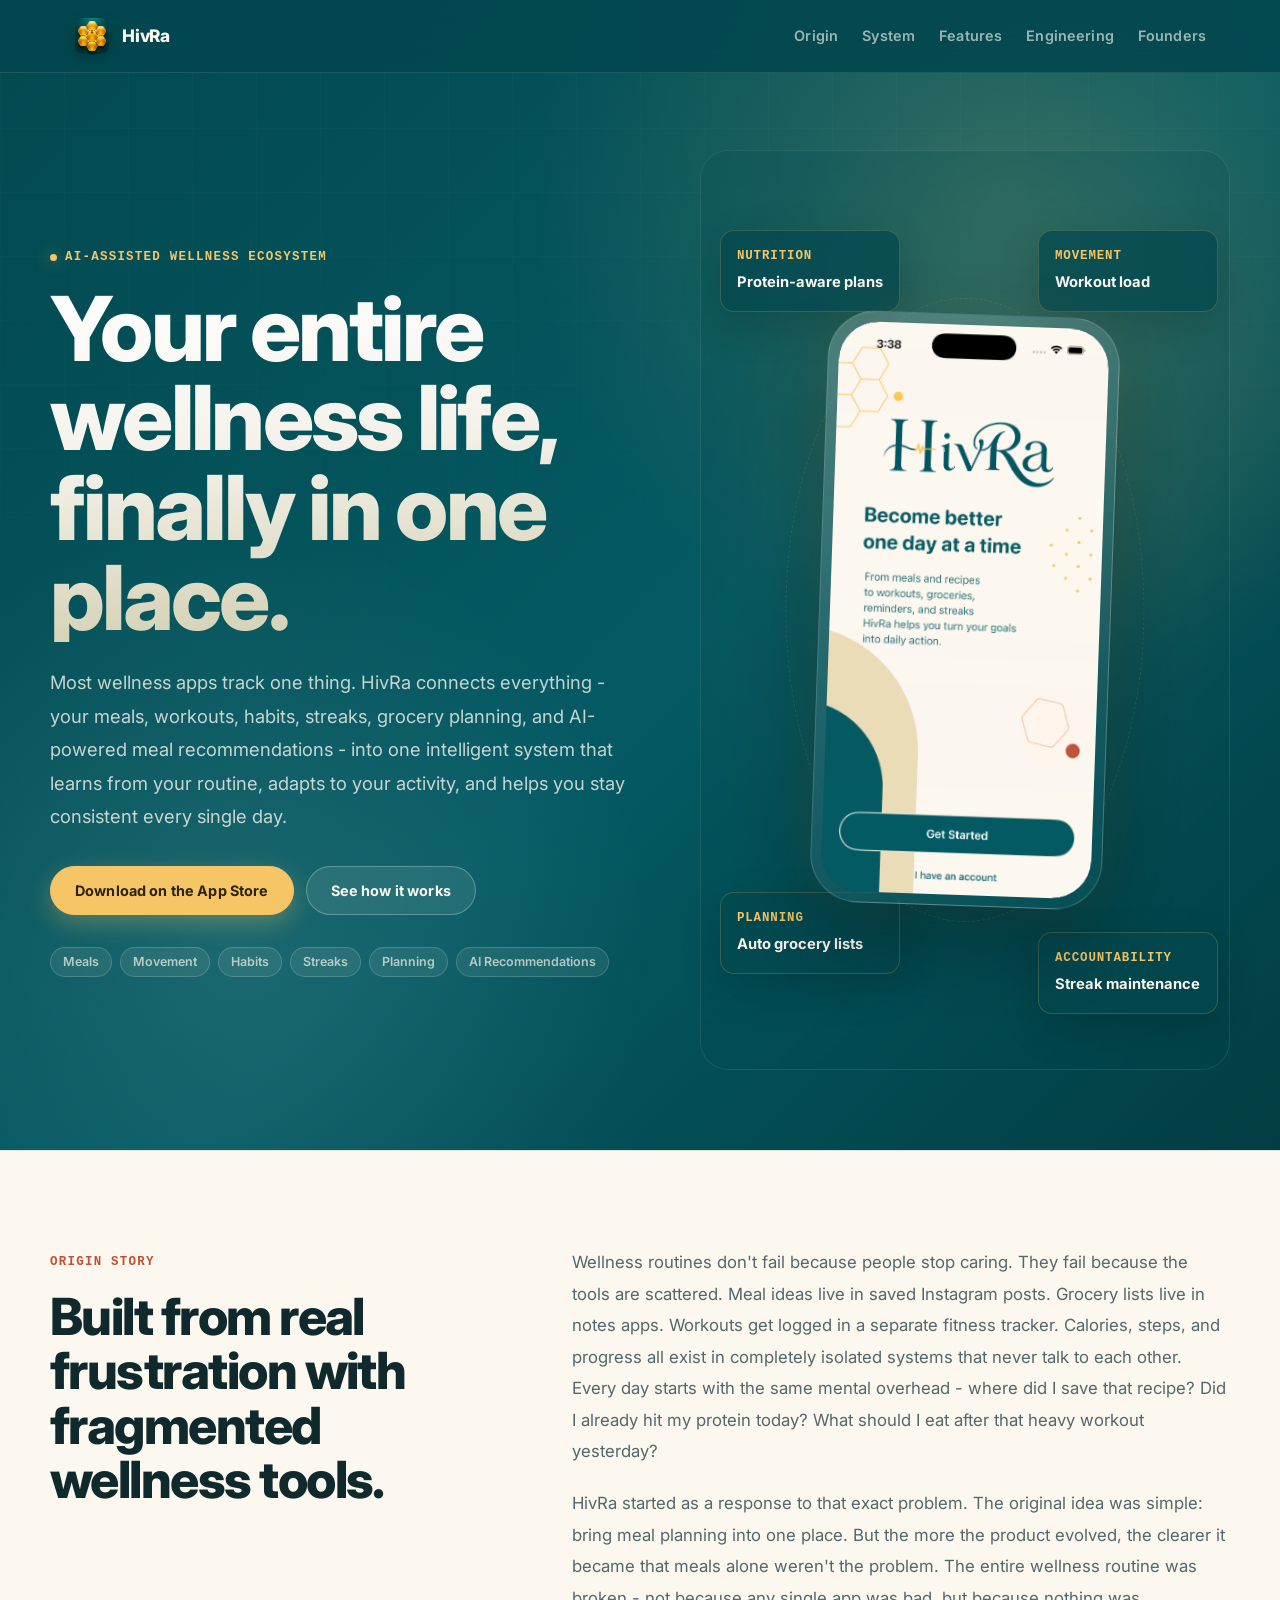
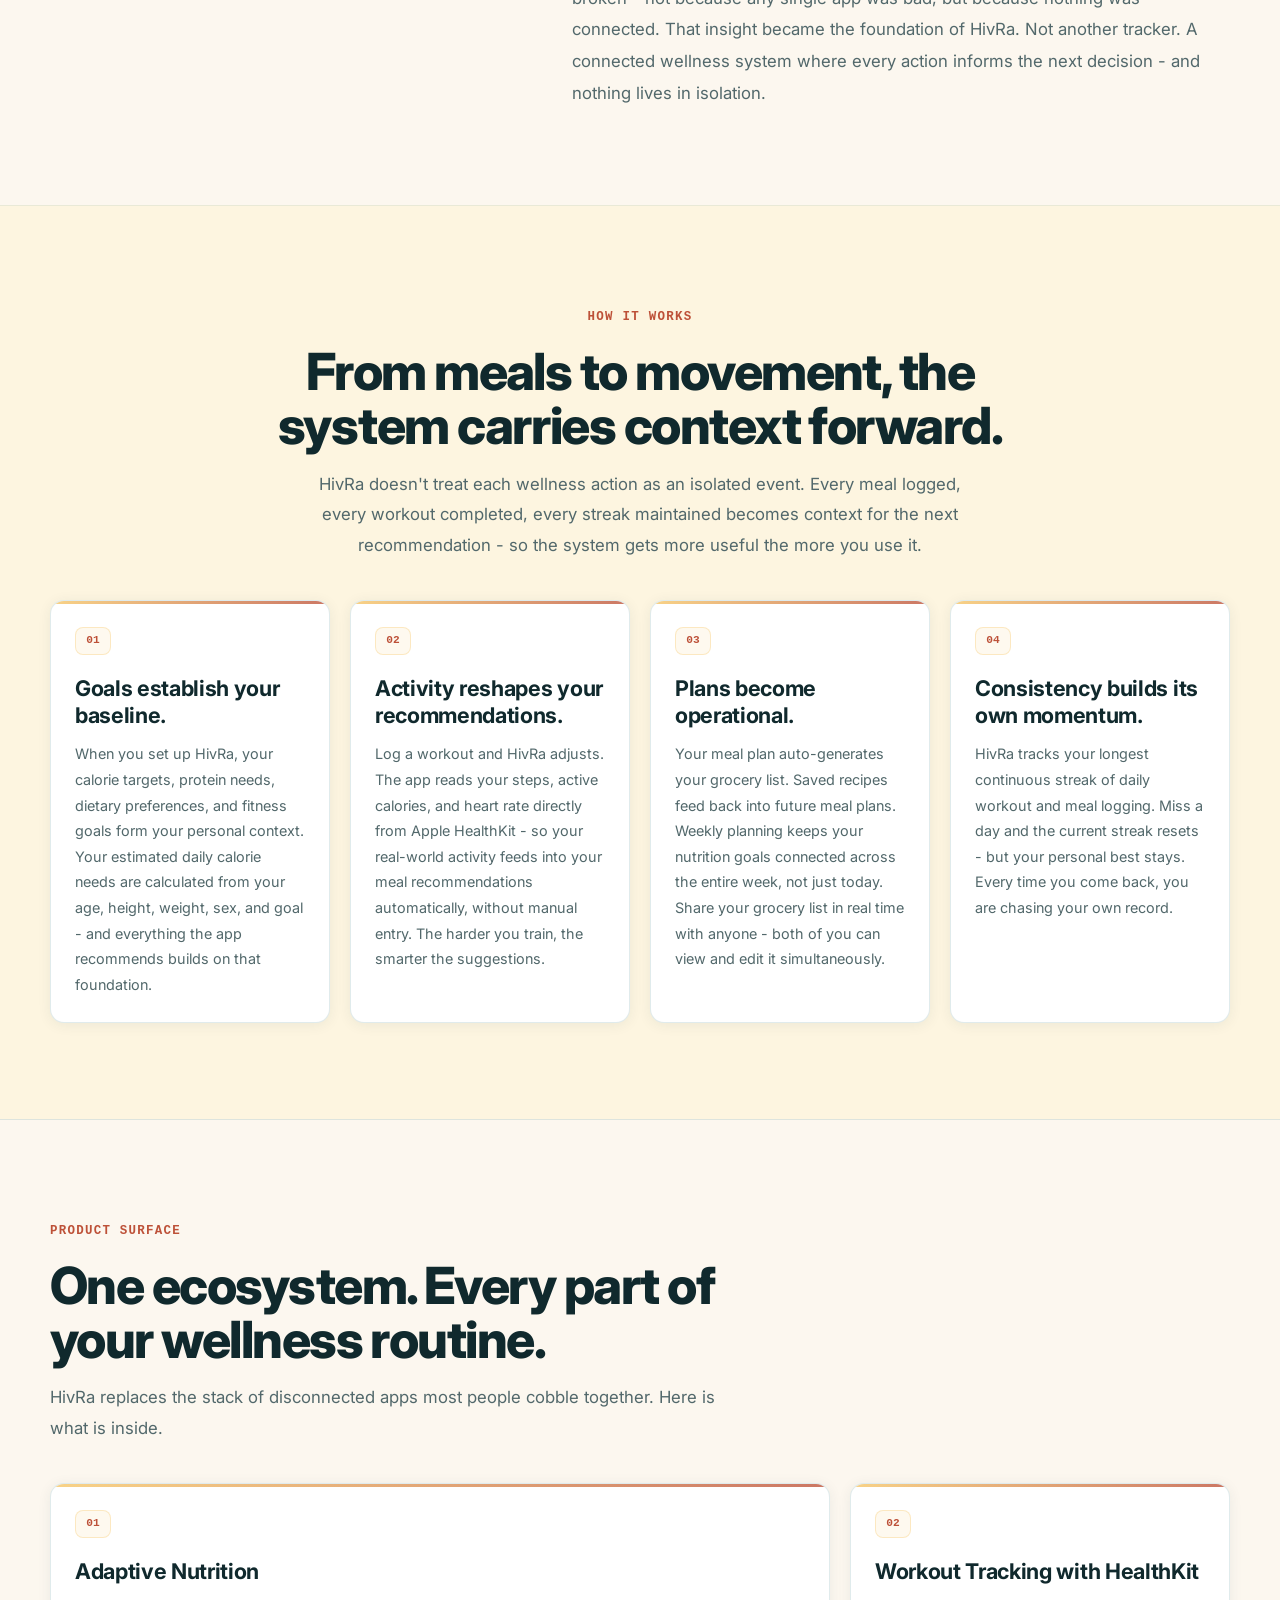
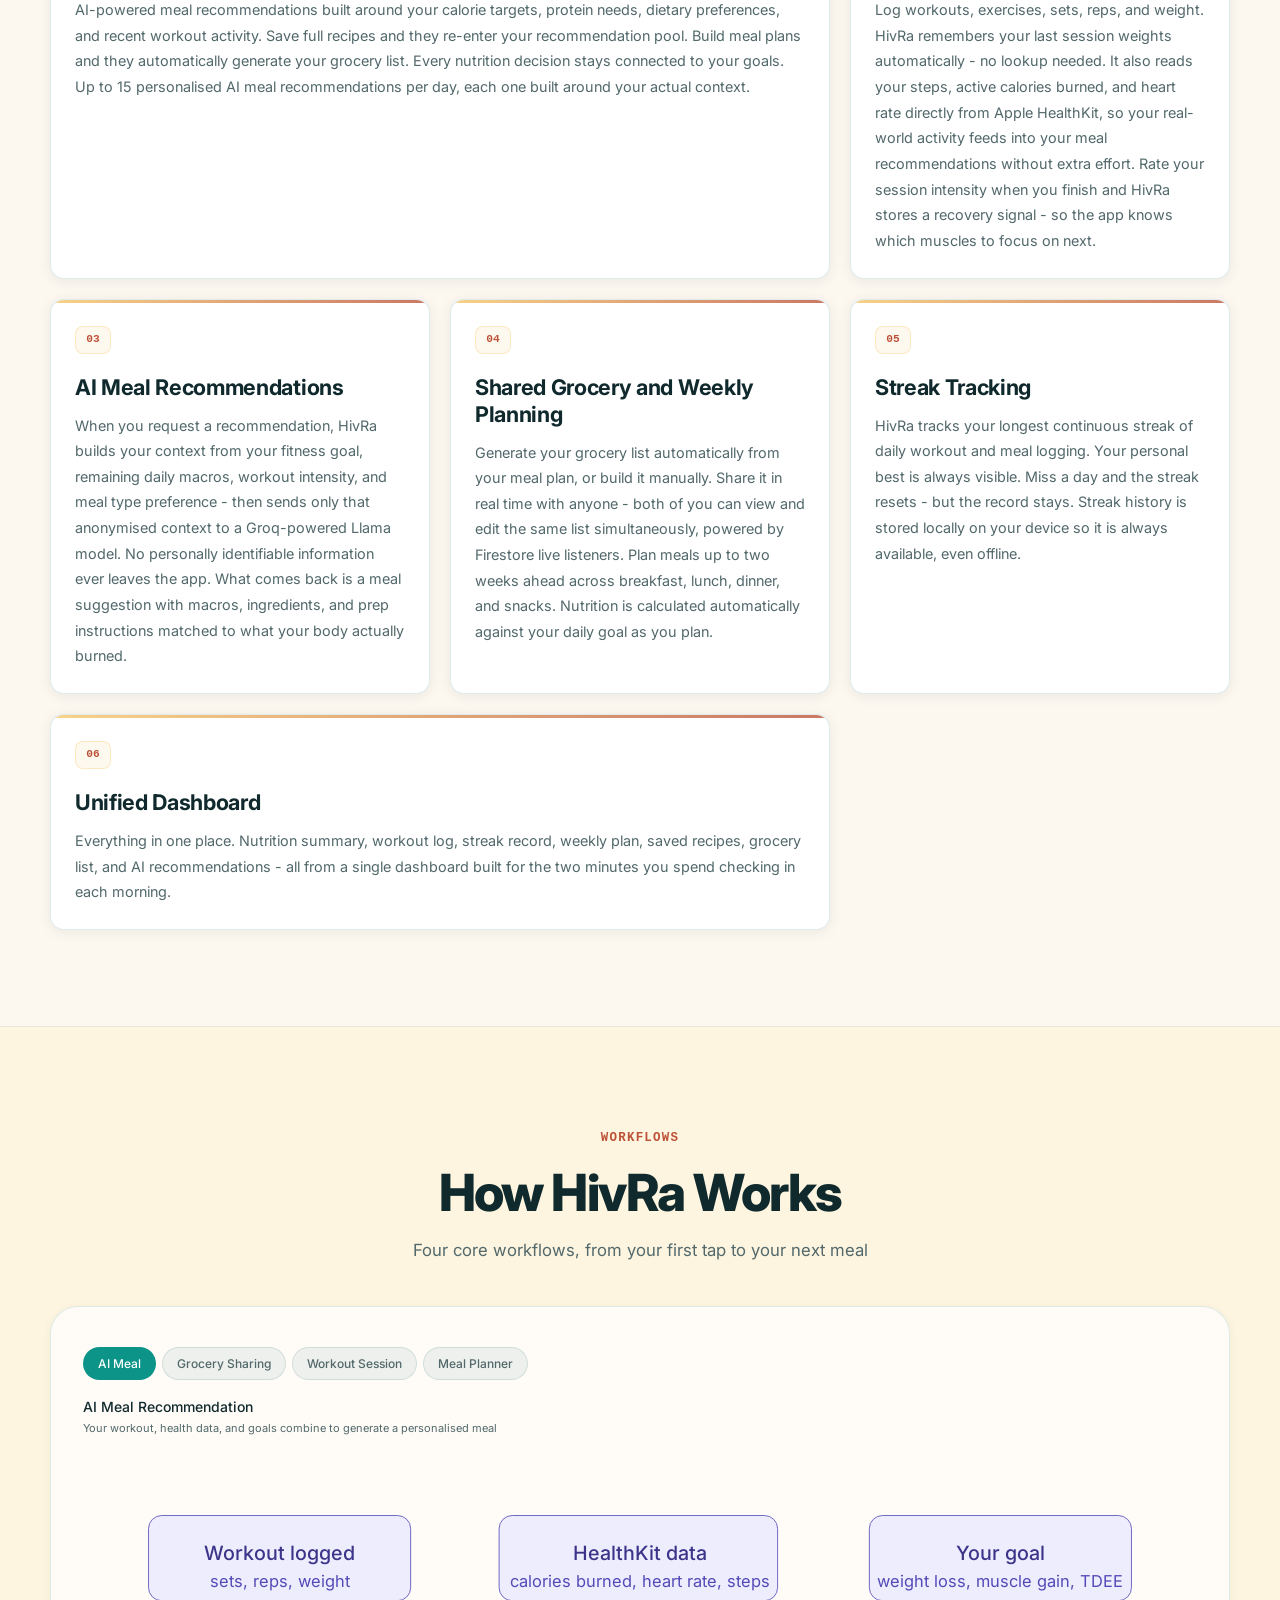
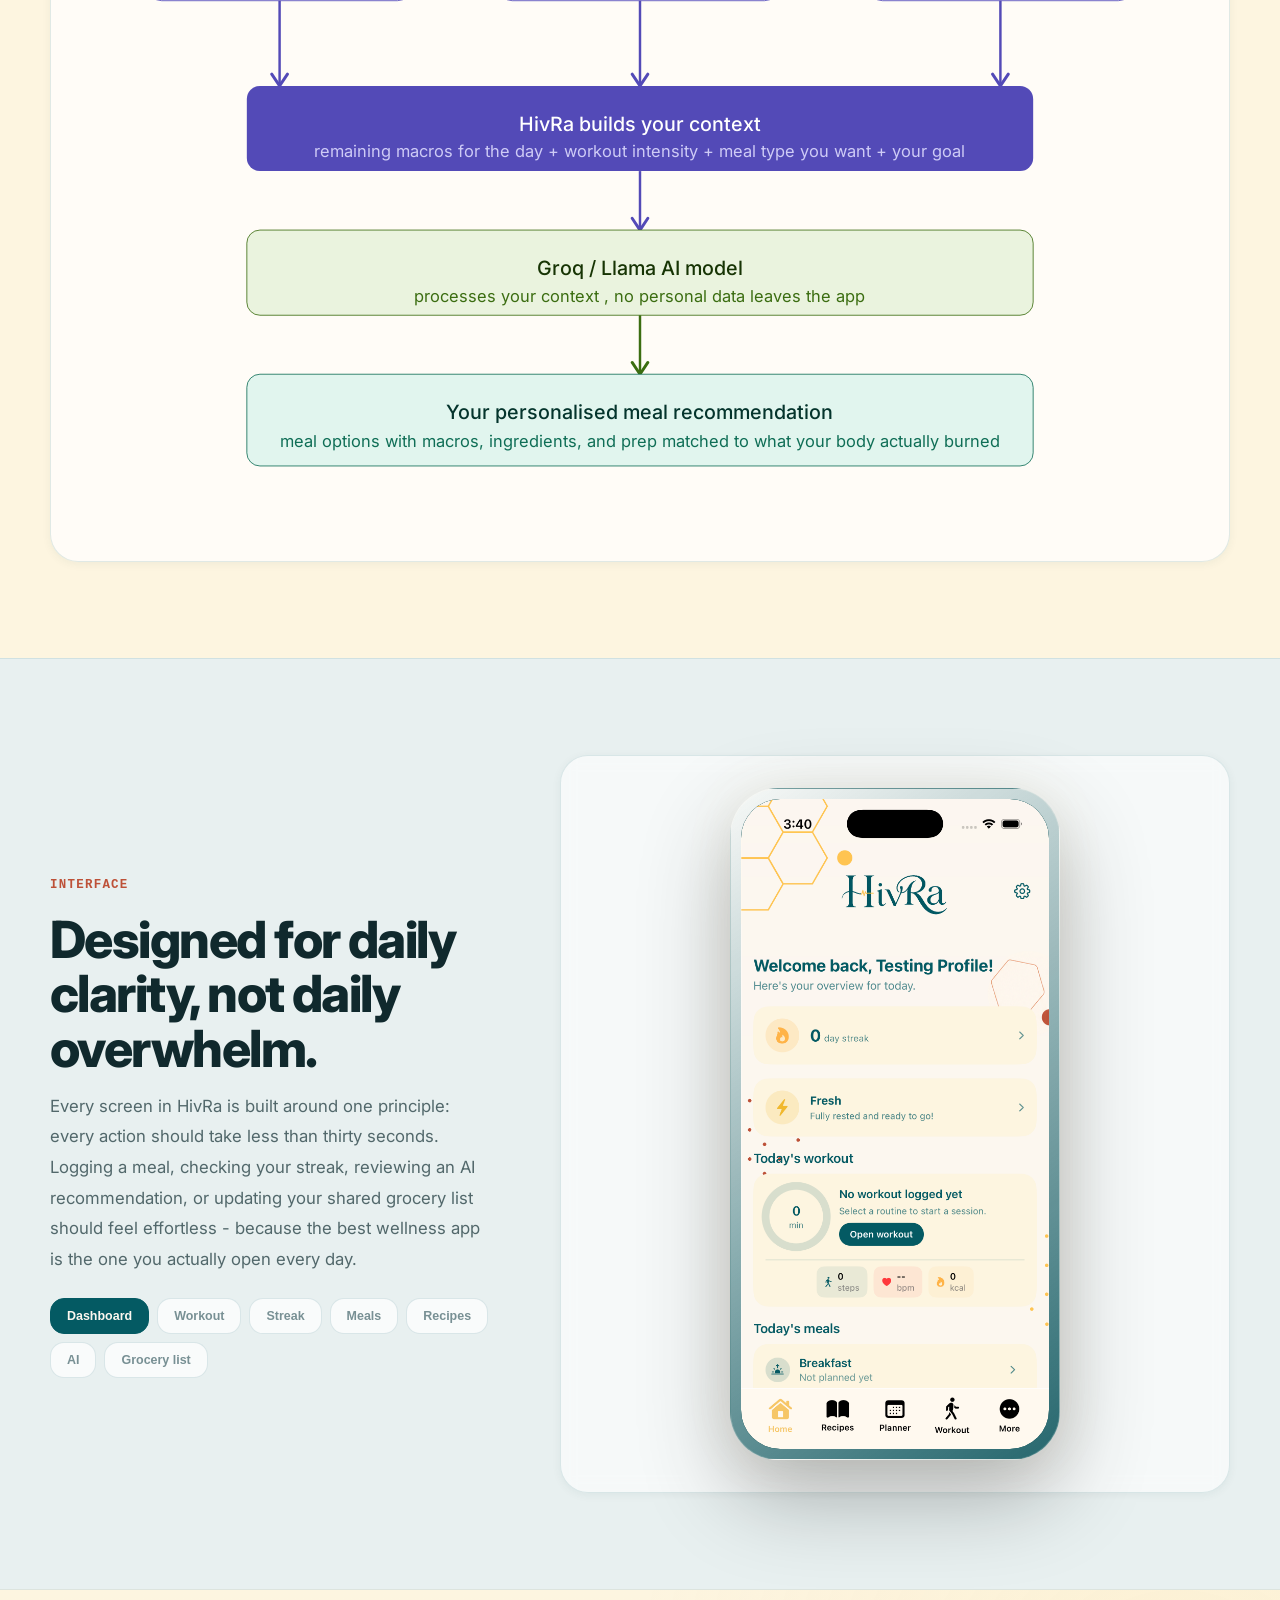
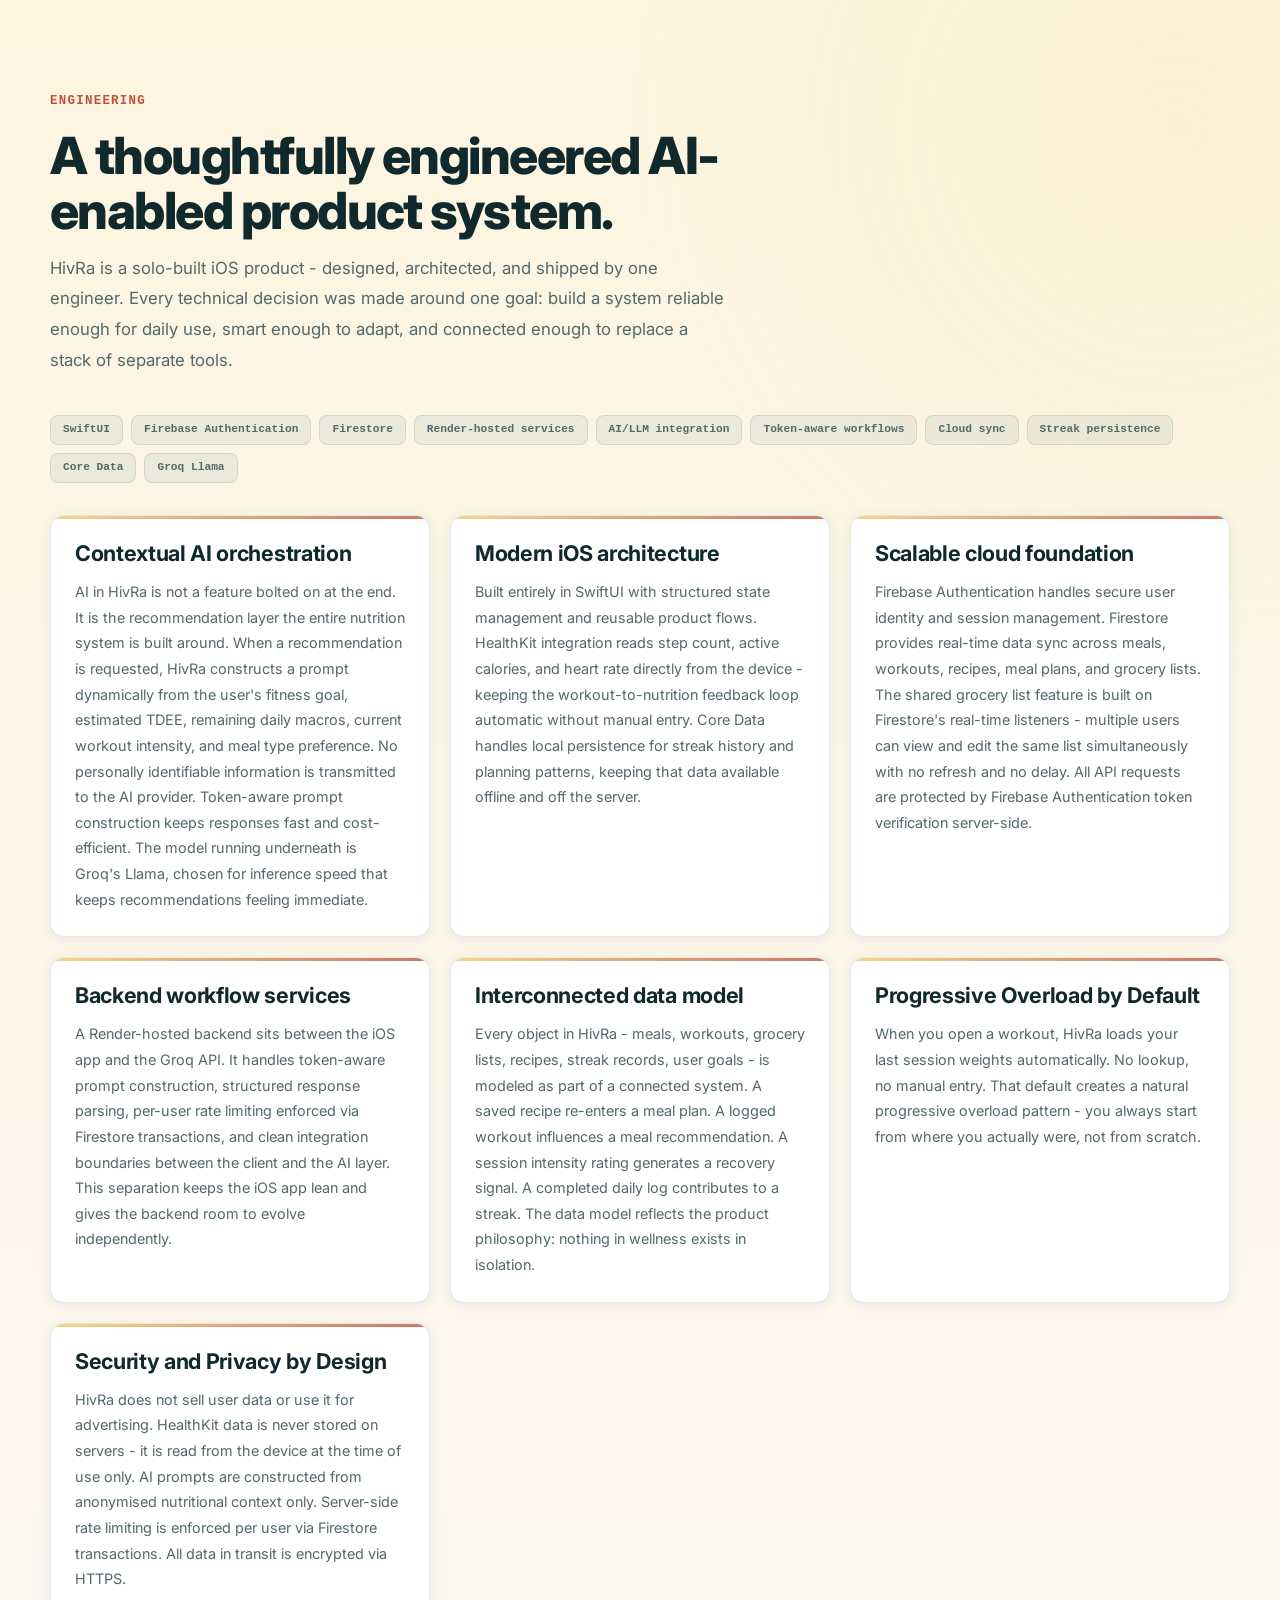
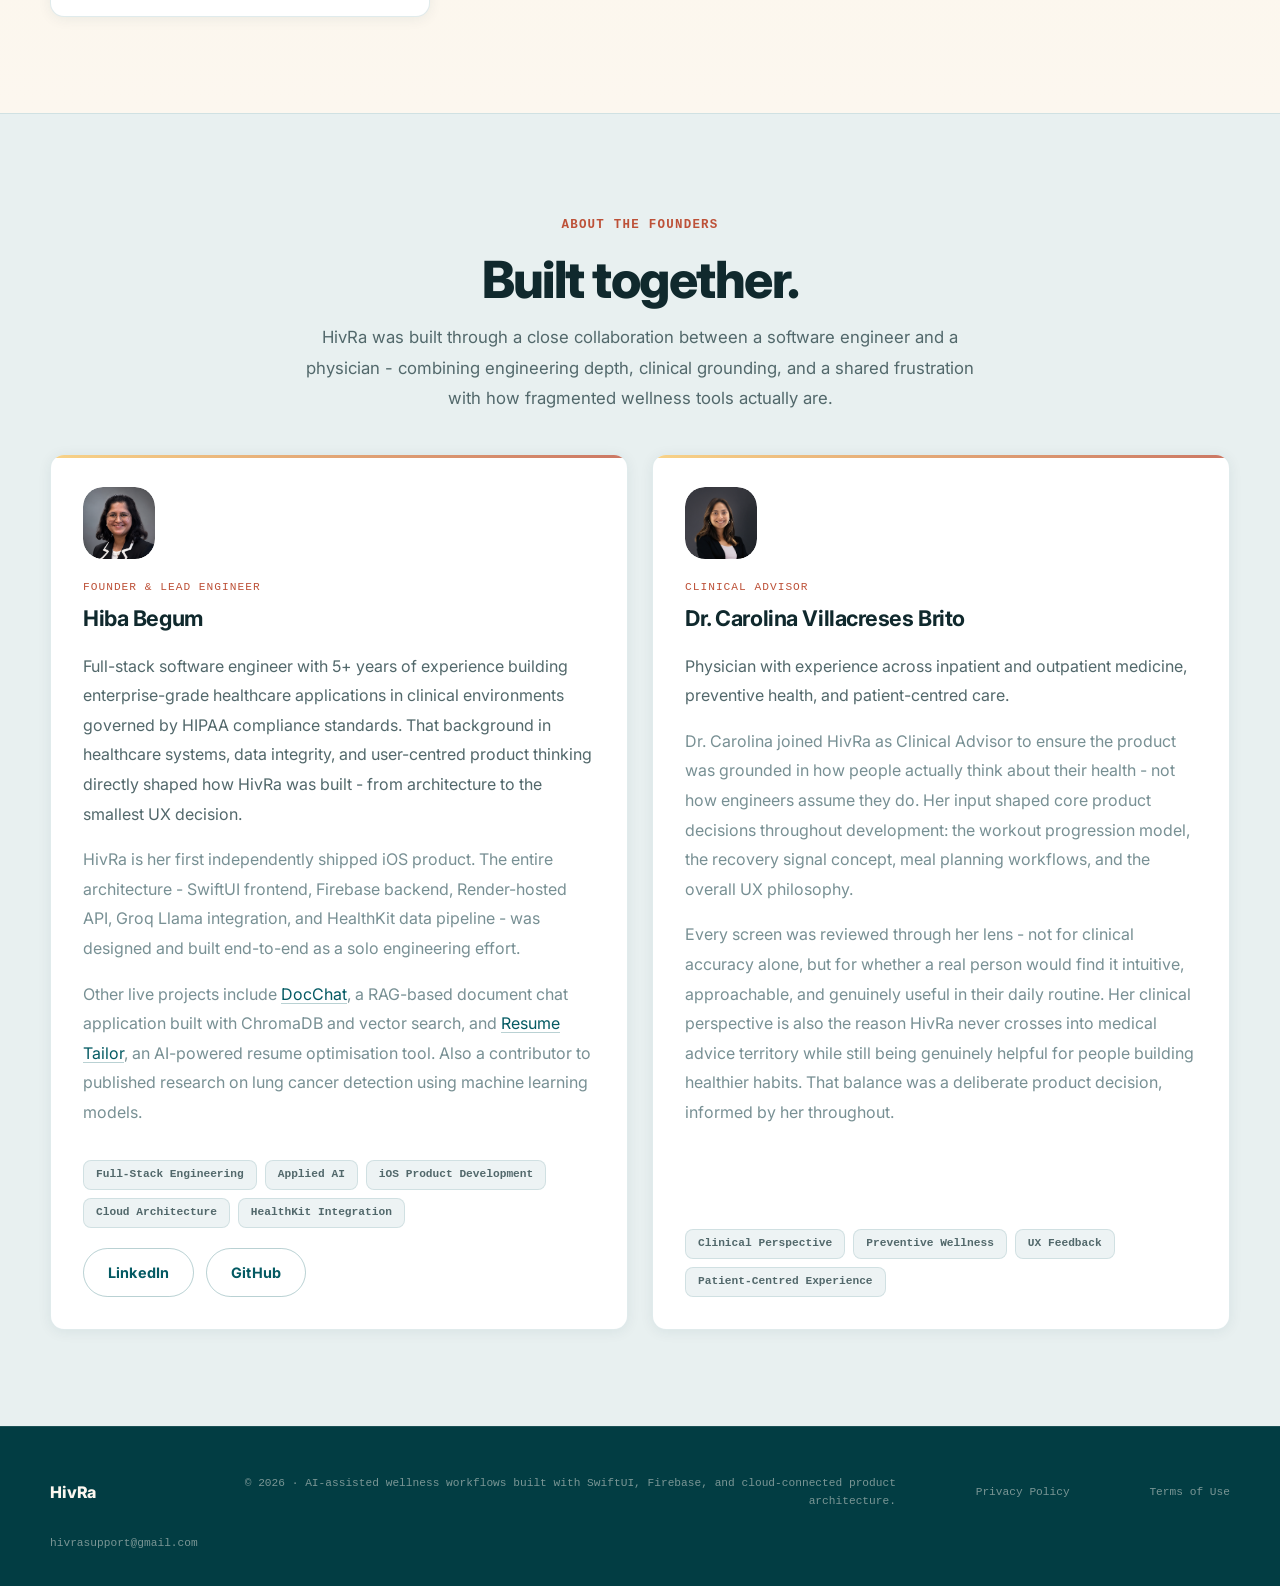
<file: index.html>
<!DOCTYPE html>
<html lang="en">
<head>
    <meta charset="UTF-8">
    <meta name="viewport" content="width=device-width, initial-scale=1.0">
    <title>HivRa - AI-Assisted Wellness Workflow Platform</title>
    <meta name="description" content="HivRa is an AI-assisted wellness ecosystem connecting meals, workouts, habits, streak maintenance, accountability, planning, and intelligent recommendations into one adaptive workflow.">
    <meta name="keywords" content="AI wellness platform, SwiftUI, Firebase, Firestore, LLM workflows, product engineering, wellness operating system">
    <meta name="author" content="Hiba Begum">

    <meta property="og:title" content="HivRa - Wellness that works together">
    <meta property="og:description" content="Your entire wellness workflow, intelligently connected.">
    <meta property="og:type" content="website">

    <link rel="icon" href="assets/images/favicon.png" type="image/png" sizes="64x64">
    <link rel="icon" href="assets/images/favicon-32.png" type="image/png" sizes="32x32">
    <link rel="preconnect" href="https://fonts.googleapis.com">
    <link rel="preconnect" href="https://fonts.gstatic.com" crossorigin>
    <link href="https://fonts.googleapis.com/css2?family=Inter:wght@400;500;600;700;800&display=swap" rel="stylesheet">

    <link rel="stylesheet" href="css/variables.css">
    <link rel="stylesheet" href="css/base.css">
    <link rel="stylesheet" href="css/components.css">
    <link rel="stylesheet" href="css/sections.css">
    <link rel="stylesheet" href="css/responsive.css">
</head>
<body>
    <nav class="nav" id="nav">
        <div class="nav__container">
            <a href="#hero" class="nav__logo" aria-label="HivRa home">
                <img src="assets/images/AppIcon.png" alt="HivRa logo" class="nav__logo-img" style="width:32px;height:32px;border-radius:8px;object-fit:cover;">
                HivRa
            </a>
            <ul class="nav__links">
                <li><a href="#origin" class="nav__link">Origin</a></li>
                <li><a href="#how-it-works" class="nav__link">System</a></li>
                <li><a href="#features" class="nav__link">Features</a></li>
                <li><a href="#engineering" class="nav__link">Engineering</a></li>
                <li><a href="#about" class="nav__link">Founders</a></li>
            </ul>
            <button class="nav__toggle" aria-label="Toggle navigation" id="navToggle">
                <span></span>
                <span></span>
                <span></span>
            </button>
        </div>
    </nav>

    <header class="hero" id="hero">
        <div class="hero__container">
            <div class="hero__copy">
                <div class="eyebrow">
                    <span class="eyebrow__dot"></span>
                    AI-assisted wellness ecosystem
                </div>
                <h1 class="hero__title">Your entire wellness life, finally in one place.</h1>
                <p class="hero__description">
                    Most wellness apps track one thing. HivRa connects everything - your meals, workouts, habits, streaks, grocery planning, and AI-powered meal recommendations - into one intelligent system that learns from your routine, adapts to your activity, and helps you stay consistent every single day.
                </p>
                <div class="hero__actions">
                    <a href="https://apps.apple.com/us/app/hivra/id6771456500" class="btn btn--primary" target="_blank" rel="noopener noreferrer">Download on the App Store</a>
                    <a href="#how-it-works" class="btn btn--secondary">See how it works</a>
                </div>
                <div class="hero__signals" aria-label="Product capabilities">
                    <span>Meals</span>
                    <span>Movement</span>
                    <span>Habits</span>
                    <span>Streaks</span>
                    <span>Planning</span>
                    <span>AI Recommendations</span>
                </div>
            </div>

            <div class="hero__visual" aria-label="Connected wellness workflow preview">
                <div class="system-map">
                    <div class="system-map__core">
                        <span class="system-map__label">Wellness OS</span>
                        <strong>Context engine</strong>
                    </div>
                </div>

                <div class="system-node system-node--nutrition">
                    <span>Nutrition</span>
                    <strong>Protein-aware plans</strong>
                </div>
                <div class="system-node system-node--training">
                    <span>Movement</span>
                    <strong>Workout load</strong>
                </div>
                <div class="system-node system-node--grocery">
                    <span>Planning</span>
                    <strong>Auto grocery lists</strong>
                </div>
                <div class="system-node system-node--habits">
                    <span>Accountability</span>
                    <strong>Streak maintenance</strong>
                </div>

                <div class="phone phone--hero">
                    <div class="phone__frame">
                        <div class="phone__screen phone__screen--image">
                            <div class="phone__dynamic-island"></div>
                            <img src="assets/images/dashboard.png" alt="HivRa wellness dashboard" class="phone__screenshot-img">
                        </div>
                    </div>
                </div>
            </div>
        </div>
    </header>

    <main>
        <section class="section section--origin" id="origin">
            <div class="section__container split">
                <div>
                    <div class="eyebrow">Origin story</div>
                    <h2 class="section__title">Built from real frustration with fragmented wellness tools.</h2>
                </div>
                <div class="origin__story">
                    <p>
                        Wellness routines don't fail because people stop caring. They fail because the tools are scattered. Meal ideas live in saved Instagram posts. Grocery lists live in notes apps. Workouts get logged in a separate fitness tracker. Calories, steps, and progress all exist in completely isolated systems that never talk to each other. Every day starts with the same mental overhead - where did I save that recipe? Did I already hit my protein today? What should I eat after that heavy workout yesterday?
                    </p>
                    <p>
                        HivRa started as a response to that exact problem. The original idea was simple: bring meal planning into one place. But the more the product evolved, the clearer it became that meals alone weren't the problem. The entire wellness routine was broken - not because any single app was bad, but because nothing was connected. That insight became the foundation of HivRa. Not another tracker. A connected wellness system where every action informs the next decision - and nothing lives in isolation.
                    </p>
                </div>
            </div>
        </section>

        <section class="section section--how-it-works" id="how-it-works">
            <div class="section__container">
                <header class="section__header section__header--center">
                    <div class="eyebrow">How it works</div>
                    <h2 class="section__title">From meals to movement, the system carries context forward.</h2>
                    <p class="section__lead">
                        HivRa doesn't treat each wellness action as an isolated event. Every meal logged, every workout completed, every streak maintained becomes context for the next recommendation - so the system gets more useful the more you use it.
                    </p>
                </header>

                <div class="workflow">
                    <article class="workflow-card">
                        <span class="workflow-card__number">01</span>
                        <h3>Goals establish your baseline.</h3>
                        <p>When you set up HivRa, your calorie targets, protein needs, dietary preferences, and fitness goals form your personal context. Your estimated daily calorie needs are calculated from your age, height, weight, sex, and goal - and everything the app recommends builds on that foundation.</p>
                    </article>
                    <article class="workflow-card">
                        <span class="workflow-card__number">02</span>
                        <h3>Activity reshapes your recommendations.</h3>
                        <p>Log a workout and HivRa adjusts. The app reads your steps, active calories, and heart rate directly from Apple HealthKit - so your real-world activity feeds into your meal recommendations automatically, without manual entry. The harder you train, the smarter the suggestions.</p>
                    </article>
                    <article class="workflow-card">
                        <span class="workflow-card__number">03</span>
                        <h3>Plans become operational.</h3>
                        <p>Your meal plan auto-generates your grocery list. Saved recipes feed back into future meal plans. Weekly planning keeps your nutrition goals connected across the entire week, not just today. Share your grocery list in real time with anyone - both of you can view and edit it simultaneously.</p>
                    </article>
                    <article class="workflow-card">
                        <span class="workflow-card__number">04</span>
                        <h3>Consistency builds its own momentum.</h3>
                        <p>HivRa tracks your longest continuous streak of daily workout and meal logging. Miss a day and the current streak resets - but your personal best stays. Every time you come back, you are chasing your own record.</p>
                    </article>
                </div>
            </div>
        </section>

        <section class="section section--features" id="features">
            <div class="section__container">
                <header class="section__header">
                    <div class="eyebrow">Product surface</div>
                    <h2 class="section__title">One ecosystem. Every part of your wellness routine.</h2>
                    <p class="section__lead">
                        HivRa replaces the stack of disconnected apps most people cobble together. Here is what is inside.
                    </p>
                </header>

                <div class="features__grid">
                    <article class="feature-card feature-card--wide">
                        <div class="feature-card__icon">01</div>
                        <h3 class="feature-card__title">Adaptive Nutrition</h3>
                        <p class="feature-card__desc">AI-powered meal recommendations built around your calorie targets, protein needs, dietary preferences, and recent workout activity. Save full recipes and they re-enter your recommendation pool. Build meal plans and they automatically generate your grocery list. Every nutrition decision stays connected to your goals. Up to 15 personalised AI meal recommendations per day, each one built around your actual context.</p>
                    </article>
                    <article class="feature-card">
                        <div class="feature-card__icon">02</div>
                        <h3 class="feature-card__title">Workout Tracking with HealthKit</h3>
                        <p class="feature-card__desc">Log workouts, exercises, sets, reps, and weight. HivRa remembers your last session weights automatically - no lookup needed. It also reads your steps, active calories burned, and heart rate directly from Apple HealthKit, so your real-world activity feeds into your meal recommendations without extra effort. Rate your session intensity when you finish and HivRa stores a recovery signal - so the app knows which muscles to focus on next.</p>
                    </article>
                    <article class="feature-card">
                        <div class="feature-card__icon">03</div>
                        <h3 class="feature-card__title">AI Meal Recommendations</h3>
                        <p class="feature-card__desc">When you request a recommendation, HivRa builds your context from your fitness goal, remaining daily macros, workout intensity, and meal type preference - then sends only that anonymised context to a Groq-powered Llama model. No personally identifiable information ever leaves the app. What comes back is a meal suggestion with macros, ingredients, and prep instructions matched to what your body actually burned.</p>
                    </article>
                    <article class="feature-card">
                        <div class="feature-card__icon">04</div>
                        <h3 class="feature-card__title">Shared Grocery and Weekly Planning</h3>
                        <p class="feature-card__desc">Generate your grocery list automatically from your meal plan, or build it manually. Share it in real time with anyone - both of you can view and edit the same list simultaneously, powered by Firestore live listeners. Plan meals up to two weeks ahead across breakfast, lunch, dinner, and snacks. Nutrition is calculated automatically against your daily goal as you plan.</p>
                    </article>
                    <article class="feature-card">
                        <div class="feature-card__icon">05</div>
                        <h3 class="feature-card__title">Streak Tracking</h3>
                        <p class="feature-card__desc">HivRa tracks your longest continuous streak of daily workout and meal logging. Your personal best is always visible. Miss a day and the streak resets - but the record stays. Streak history is stored locally on your device so it is always available, even offline.</p>
                    </article>
                    <article class="feature-card feature-card--wide">
                        <div class="feature-card__icon">06</div>
                        <h3 class="feature-card__title">Unified Dashboard</h3>
                        <p class="feature-card__desc">Everything in one place. Nutrition summary, workout log, streak record, weekly plan, saved recipes, grocery list, and AI recommendations - all from a single dashboard built for the two minutes you spend checking in each morning.</p>
                    </article>
                </div>
            </div>
        </section>

        <section class="section section--journeys" id="how-hivra-works">
            <div class="section__container">
                <header class="section__header section__header--center">
                    <div class="eyebrow">Workflows</div>
                    <h2 class="section__title">How HivRa Works</h2>
                    <p class="section__lead">Four core workflows, from your first tap to your next meal</p>
                </header>

                <div class="journey-widget">
                    <style>
                    .journey-widget .wrap{padding:8px 0 24px}
                    .journey-widget .journey-tabs{display:flex;gap:6px;margin-bottom:16px;flex-wrap:wrap}
                    .journey-widget .tab{padding:6px 14px;border-radius:20px;font-size:12px;font-weight:500;cursor:pointer;border:1px solid var(--color-border);color:var(--color-text-secondary);background:rgba(15,23,42,0.7);transition:all .15s;min-height:unset;letter-spacing:normal;text-transform:none;font-family:var(--font-sans)}
                    .journey-widget .tab:hover{opacity:.85;transform:none;background:rgba(15,23,42,0.7);border-color:var(--color-border);color:var(--color-text-secondary)}
                    .journey-widget .tab.active{color:#fff;border-color:transparent}
                    .journey-widget .journey{display:none}
                    .journey-widget .journey.active{display:block}
                    .journey-widget .journey-title{font-size:14px;font-weight:500;color:var(--color-text-primary);margin-bottom:2px}
                    .journey-widget .journey-sub{font-size:11px;color:var(--color-text-secondary);margin-bottom:12px}
                    .journey-widget svg{width:100%;display:block}
                    @media(max-width:640px){.journey-widget{overflow-x:auto}}
                    </style>
                    <div class="wrap">
                        <div class="journey-tabs" id="tabs"></div>
                        <div id="journeys"></div>
                    </div>
                </div>
            </div>

            <script>
            (function(){
            var JOURNEYS=[
            {
            id:"ai",label:"AI Meal",color:"#0d9488",
            title:"AI Meal Recommendation",
            sub:"Your workout, health data, and goals combine to generate a personalised meal",
            svg:'<svg viewBox="0 0 680 400" role="img" xmlns="http://www.w3.org/2000/svg"><title>AI Meal Recommendation Flow</title><defs><marker id="a1" viewBox="0 0 10 10" refX="8" refY="5" markerWidth="8" markerHeight="8" orient="auto-start-reverse"><path d="M2 1L8 5L2 9" fill="none" stroke="context-stroke" stroke-width="1.5" stroke-linecap="round" stroke-linejoin="round"/></marker></defs><rect x="40" y="40" width="160" height="52" rx="8" fill="#EEEDFE" stroke="#534AB7" stroke-width="0.5"/><text x="120" y="63" text-anchor="middle" dominant-baseline="central" font-family="var(--font-sans)" font-size="12" font-weight="500" fill="#3C3489">Workout logged</text><text x="120" y="80" text-anchor="middle" dominant-baseline="central" font-family="var(--font-sans)" font-size="10" fill="#534AB7">sets, reps, weight</text><rect x="254" y="40" width="170" height="52" rx="8" fill="#EEEDFE" stroke="#534AB7" stroke-width="0.5"/><text x="340" y="63" text-anchor="middle" dominant-baseline="central" font-family="var(--font-sans)" font-size="12" font-weight="500" fill="#3C3489">HealthKit data</text><text x="340" y="80" text-anchor="middle" dominant-baseline="central" font-family="var(--font-sans)" font-size="10" fill="#534AB7">calories burned, heart rate, steps</text><rect x="480" y="40" width="160" height="52" rx="8" fill="#EEEDFE" stroke="#534AB7" stroke-width="0.5"/><text x="560" y="63" text-anchor="middle" dominant-baseline="central" font-family="var(--font-sans)" font-size="12" font-weight="500" fill="#3C3489">Your goal</text><text x="560" y="80" text-anchor="middle" dominant-baseline="central" font-family="var(--font-sans)" font-size="10" fill="#534AB7">weight loss, muscle gain, TDEE</text><line x1="120" y1="92" x2="120" y2="144" stroke="#534AB7" stroke-width="1.5" marker-end="url(#a1)" stroke-opacity="1"/><line x1="340" y1="92" x2="340" y2="144" stroke="#534AB7" stroke-width="1.5" marker-end="url(#a1)" stroke-opacity="1"/><line x1="560" y1="92" x2="560" y2="144" stroke="#534AB7" stroke-width="1.5" marker-end="url(#a1)" stroke-opacity="1"/><rect x="100" y="144" width="480" height="52" rx="8" fill="#534AB7" stroke="none"/><text x="340" y="167" text-anchor="middle" dominant-baseline="central" font-family="var(--font-sans)" font-size="12" font-weight="500" fill="#fff">HivRa builds your context</text><text x="340" y="184" text-anchor="middle" dominant-baseline="central" font-family="var(--font-sans)" font-size="10" fill="#CECBF6">remaining macros for the day + workout intensity + meal type you want + your goal</text><line x1="340" y1="196" x2="340" y2="232" stroke="#534AB7" stroke-width="1.5" marker-end="url(#a1)" stroke-opacity="1"/><rect x="100" y="232" width="480" height="52" rx="8" fill="#EAF3DE" stroke="#3B6D11" stroke-width="0.5"/><text x="340" y="255" text-anchor="middle" dominant-baseline="central" font-family="var(--font-sans)" font-size="12" font-weight="500" fill="#173404">Groq / Llama AI model</text><text x="340" y="272" text-anchor="middle" dominant-baseline="central" font-family="var(--font-sans)" font-size="10" fill="#3B6D11">processes your context , no personal data leaves the app</text><line x1="340" y1="284" x2="340" y2="320" stroke="#3B6D11" stroke-width="1.5" marker-end="url(#a1)" stroke-opacity="1"/><rect x="100" y="320" width="480" height="56" rx="8" fill="#E1F5EE" stroke="#0F6E56" stroke-width="0.5"/><text x="340" y="343" text-anchor="middle" dominant-baseline="central" font-family="var(--font-sans)" font-size="12" font-weight="500" fill="#04342C">Your personalised meal recommendation</text><text x="340" y="361" text-anchor="middle" dominant-baseline="central" font-family="var(--font-sans)" font-size="10" fill="#0F6E56">meal options with macros, ingredients, and prep matched to what your body actually burned</text></svg>'
            },
            {
            id:"grocery",label:"Grocery Sharing",color:"#0F6E56",
            title:"Collaborative Grocery List",
            sub:"Share a live list with anyone who has HivRa , no manual syncing needed",
            svg:'<svg viewBox="0 0 760 500" role="img" xmlns="http://www.w3.org/2000/svg"><title>Grocery List Sharing Flow</title><defs><marker id="a2" viewBox="0 0 10 10" refX="8" refY="5" markerWidth="8" markerHeight="8" orient="auto-start-reverse"><path d="M2 1L8 5L2 9" fill="none" stroke="context-stroke" stroke-width="1.5" stroke-linecap="round" stroke-linejoin="round"/></marker></defs><text x="130" y="28" text-anchor="middle" font-family="var(--font-sans)" font-size="11" font-weight="500" fill="#0F6E56">You</text><text x="630" y="28" text-anchor="middle" font-family="var(--font-sans)" font-size="11" font-weight="500" fill="#0F6E56">Roommate / Family</text><text x="380" y="28" text-anchor="middle" font-family="var(--font-sans)" font-size="11" font-weight="500" fill="#BA7517">Firestore</text><rect x="20" y="44" width="220" height="48" rx="8" fill="#E1F5EE" stroke="#0F6E56" stroke-width="0.5"/><text x="130" y="65" text-anchor="middle" dominant-baseline="central" font-family="var(--font-sans)" font-size="12" font-weight="500" fill="#04342C">Create a grocery list</text><text x="130" y="82" text-anchor="middle" dominant-baseline="central" font-family="var(--font-sans)" font-size="10" fill="#0F6E56">give it a name, it\'s yours to manage</text><line x1="242" y1="68" x2="278" y2="68" stroke="#0F6E56" stroke-width="1.5" marker-end="url(#a2)" stroke-opacity="1"/><rect x="280" y="44" width="200" height="48" rx="8" fill="#FAEEDA" stroke="#BA7517" stroke-width="0.5"/><text x="380" y="65" text-anchor="middle" dominant-baseline="central" font-family="var(--font-sans)" font-size="11" font-weight="500" fill="#412402">Saved to Firestore</text><text x="380" y="82" text-anchor="middle" dominant-baseline="central" font-family="var(--font-sans)" font-size="10" fill="#BA7517">list created, you are the owner</text><line x1="130" y1="92" x2="130" y2="152" stroke="#0F6E56" stroke-width="1.5" marker-end="url(#a2)" stroke-opacity="1"/><rect x="20" y="152" width="220" height="48" rx="8" fill="#E1F5EE" stroke="#0F6E56" stroke-width="0.5"/><text x="130" y="173" text-anchor="middle" dominant-baseline="central" font-family="var(--font-sans)" font-size="12" font-weight="500" fill="#04342C">Invite by email</text><text x="130" y="190" text-anchor="middle" dominant-baseline="central" font-family="var(--font-sans)" font-size="10" fill="#0F6E56">enter any HivRa user\'s email address</text><line x1="242" y1="176" x2="278" y2="176" stroke="#0F6E56" stroke-width="1.5" marker-end="url(#a2)" stroke-opacity="1"/><rect x="280" y="152" width="200" height="48" rx="8" fill="#FAEEDA" stroke="#BA7517" stroke-width="0.5"/><text x="380" y="173" text-anchor="middle" dominant-baseline="central" font-family="var(--font-sans)" font-size="11" font-weight="500" fill="#412402">Invite written</text><text x="380" y="190" text-anchor="middle" dominant-baseline="central" font-family="var(--font-sans)" font-size="10" fill="#BA7517">HivRa looks up the account</text><line x1="482" y1="176" x2="518" y2="176" stroke="#BA7517" stroke-width="1.5" marker-end="url(#a2)" stroke-opacity="1"/><rect x="520" y="152" width="220" height="48" rx="8" fill="#E1F5EE" stroke="#0F6E56" stroke-width="0.5"/><text x="630" y="173" text-anchor="middle" dominant-baseline="central" font-family="var(--font-sans)" font-size="12" font-weight="500" fill="#04342C">Invite appears instantly</text><text x="630" y="190" text-anchor="middle" dominant-baseline="central" font-family="var(--font-sans)" font-size="10" fill="#0F6E56">they see it next time they open the app</text><line x1="130" y1="200" x2="130" y2="260" stroke="#0F6E56" stroke-width="1.5" marker-end="url(#a2)" stroke-opacity="1"/><line x1="630" y1="200" x2="630" y2="260" stroke="#0F6E56" stroke-width="1.5" marker-end="url(#a2)" stroke-opacity="1"/><rect x="20" y="260" width="220" height="48" rx="8" fill="#E1F5EE" stroke="#0F6E56" stroke-width="0.5"/><text x="130" y="281" text-anchor="middle" dominant-baseline="central" font-family="var(--font-sans)" font-size="12" font-weight="500" fill="#04342C">Both add items</text><text x="130" y="298" text-anchor="middle" dominant-baseline="central" font-family="var(--font-sans)" font-size="10" fill="#0F6E56">milk, eggs, chicken , anything</text><rect x="520" y="260" width="220" height="48" rx="8" fill="#E1F5EE" stroke="#0F6E56" stroke-width="0.5"/><text x="630" y="281" text-anchor="middle" dominant-baseline="central" font-family="var(--font-sans)" font-size="12" font-weight="500" fill="#04342C">Both add items</text><text x="630" y="298" text-anchor="middle" dominant-baseline="central" font-family="var(--font-sans)" font-size="10" fill="#0F6E56">at the same time if needed</text><line x1="242" y1="284" x2="278" y2="284" stroke="#0F6E56" stroke-width="1.5" marker-end="url(#a2)" stroke-opacity="1"/><line x1="482" y1="284" x2="518" y2="284" stroke="#0F6E56" stroke-width="1.5" marker-end="url(#a2)" stroke-opacity="1"/><rect x="280" y="260" width="200" height="48" rx="8" fill="#FAEEDA" stroke="#BA7517" stroke-width="0.5"/><text x="380" y="281" text-anchor="middle" dominant-baseline="central" font-family="var(--font-sans)" font-size="11" font-weight="500" fill="#412402">Items stored</text><text x="380" y="298" text-anchor="middle" dominant-baseline="central" font-family="var(--font-sans)" font-size="10" fill="#BA7517">shared list in Firestore</text><line x1="380" y1="308" x2="380" y2="368" stroke="#0F6E56" stroke-width="1.5" marker-end="url(#a2)" stroke-opacity="1"/><rect x="20" y="368" width="720" height="52" rx="8" fill="#0F6E56" stroke="none"/><text x="380" y="391" text-anchor="middle" dominant-baseline="central" font-family="var(--font-sans)" font-size="12" font-weight="500" fill="#fff">Real-time sync , both screens update instantly</text><text x="380" y="408" text-anchor="middle" dominant-baseline="central" font-family="var(--font-sans)" font-size="10" fill="#9FE1CB">no refresh, no delay , powered by Firestore live listeners</text><line x1="380" y1="420" x2="380" y2="458" stroke="#0F6E56" stroke-width="1.5" marker-end="url(#a2)" stroke-opacity="1"/><rect x="20" y="458" width="720" height="32" rx="8" fill="#E1F5EE" stroke="#0F6E56" stroke-width="0.5"/><text x="380" y="474" text-anchor="middle" dominant-baseline="central" font-family="var(--font-sans)" font-size="11" font-weight="500" fill="#04342C">Either person checks off an item , it disappears for both</text></svg>'
            },
            {
            id:"workout",label:"Workout Session",color:"#993C1D",
            title:"Workout Session with Progressive Overload",
            sub:"Smart weight recall, active tracking, rest timers, and session rating",
            svg:'<svg viewBox="0 0 680 480" role="img" xmlns="http://www.w3.org/2000/svg"><title>Workout Session Flow</title><defs><marker id="a3" viewBox="0 0 10 10" refX="8" refY="5" markerWidth="8" markerHeight="8" orient="auto-start-reverse"><path d="M2 1L8 5L2 9" fill="none" stroke="context-stroke" stroke-width="1.5" stroke-linecap="round" stroke-linejoin="round"/></marker></defs><rect x="220" y="24" width="240" height="48" rx="8" fill="#FAECE7" stroke="#993C1D" stroke-width="0.5"/><text x="340" y="45" text-anchor="middle" dominant-baseline="central" font-family="var(--font-sans)" font-size="12" font-weight="500" fill="#4A1B0C">Open your routine</text><text x="340" y="62" text-anchor="middle" dominant-baseline="central" font-family="var(--font-sans)" font-size="10" fill="#993C1D">choose from your saved workouts</text><line x1="340" y1="72" x2="340" y2="108" stroke="#993C1D" stroke-width="1.5" marker-end="url(#a3)" stroke-opacity="1"/><rect x="100" y="108" width="480" height="52" rx="8" fill="#993C1D" stroke="none"/><text x="340" y="131" text-anchor="middle" dominant-baseline="central" font-family="var(--font-sans)" font-size="12" font-weight="500" fill="#fff">Last session weights loaded automatically</text><text x="340" y="148" text-anchor="middle" dominant-baseline="central" font-family="var(--font-sans)" font-size="10" fill="#F5C4B3">squatted 190 lbs last time? It defaults to 190 lbs , no lookup needed</text><line x1="340" y1="160" x2="340" y2="196" stroke="#993C1D" stroke-width="1.5" marker-end="url(#a3)" stroke-opacity="1"/><rect x="100" y="196" width="480" height="52" rx="8" fill="#FAECE7" stroke="#993C1D" stroke-width="0.5"/><text x="340" y="217" text-anchor="middle" dominant-baseline="central" font-family="var(--font-sans)" font-size="12" font-weight="500" fill="#4A1B0C">Log your sets</text><text x="340" y="234" text-anchor="middle" dominant-baseline="central" font-family="var(--font-sans)" font-size="10" fill="#993C1D">each completed set triggers a rest timer notification</text><line x1="340" y1="248" x2="340" y2="284" stroke="#993C1D" stroke-width="1.5" marker-end="url(#a3)" stroke-opacity="1"/><rect x="60" y="284" width="210" height="48" rx="8" fill="#FAECE7" stroke="#993C1D" stroke-width="0.5"/><text x="165" y="305" text-anchor="middle" dominant-baseline="central" font-family="var(--font-sans)" font-size="12" font-weight="500" fill="#4A1B0C">Add more exercises</text><text x="165" y="322" text-anchor="middle" dominant-baseline="central" font-family="var(--font-sans)" font-size="10" fill="#993C1D">keep going before finishing</text><rect x="410" y="284" width="210" height="48" rx="8" fill="#993C1D" stroke="none"/><text x="515" y="305" text-anchor="middle" dominant-baseline="central" font-family="var(--font-sans)" font-size="12" font-weight="500" fill="#fff">End session</text><text x="515" y="322" text-anchor="middle" dominant-baseline="central" font-family="var(--font-sans)" font-size="10" fill="#F5C4B3">done for the day</text><text x="340" y="294" text-anchor="middle" font-family="var(--font-sans)" font-size="10" fill="#993C1D">or</text><path d="M165 284 L165 260 L340 260" fill="none" stroke="#993C1D" stroke-width="1.5" stroke-dasharray="4 3" stroke-opacity="1" marker-end="url(#a3)"/><line x1="515" y1="332" x2="515" y2="364" stroke="#993C1D" stroke-width="1.5" marker-end="url(#a3)" stroke-opacity="1"/><line x1="515" y1="364" x2="390" y2="364" stroke="#993C1D" stroke-width="1.5" marker-end="url(#a3)" stroke-opacity="1"/><rect x="100" y="348" width="290" height="52" rx="8" fill="#FAECE7" stroke="#993C1D" stroke-width="0.5"/><text x="245" y="369" text-anchor="middle" dominant-baseline="central" font-family="var(--font-sans)" font-size="12" font-weight="500" fill="#4A1B0C">How did it feel?</text><text x="245" y="386" text-anchor="middle" dominant-baseline="central" font-family="var(--font-sans)" font-size="10" fill="#993C1D">rate effort , burnt out to mild</text><line x1="245" y1="400" x2="245" y2="424" stroke="#993C1D" stroke-width="1.5" marker-end="url(#a3)" stroke-opacity="1"/><line x1="245" y1="424" x2="310" y2="424" stroke="#993C1D" stroke-width="1.5" marker-end="url(#a3)" stroke-opacity="1"/><rect x="100" y="412" width="480" height="52" rx="8" fill="#E1F5EE" stroke="#0F6E56" stroke-width="0.5"/><text x="340" y="431" text-anchor="middle" dominant-baseline="central" font-family="var(--font-sans)" font-size="12" font-weight="500" fill="#04342C">Session saved + recovery signal stored</text><text x="340" y="449" text-anchor="middle" dominant-baseline="central" font-family="var(--font-sans)" font-size="10" fill="#0F6E56">feeds the recovery card , which muscles to focus on next</text></svg>'
            },
            {
            id:"planner",label:"Meal Planner",color:"#185FA5",
            title:"Weekly Meal Planner",
            sub:"Plan your meals up to two weeks ahead, with nutrition tracked against your goal",
            svg:'<svg viewBox="0 0 680 440" role="img" xmlns="http://www.w3.org/2000/svg"><title>Meal Planner Flow</title><defs><marker id="a4" viewBox="0 0 10 10" refX="8" refY="5" markerWidth="8" markerHeight="8" orient="auto-start-reverse"><path d="M2 1L8 5L2 9" fill="none" stroke="context-stroke" stroke-width="1.5" stroke-linecap="round" stroke-linejoin="round"/></marker></defs><rect x="220" y="24" width="240" height="48" rx="8" fill="#E6F1FB" stroke="#185FA5" stroke-width="0.5"/><text x="340" y="45" text-anchor="middle" dominant-baseline="central" font-family="var(--font-sans)" font-size="12" font-weight="500" fill="#042C53">Open the meal planner</text><text x="340" y="62" text-anchor="middle" dominant-baseline="central" font-family="var(--font-sans)" font-size="10" fill="#185FA5">see your week , or plan two weeks ahead</text><line x1="340" y1="72" x2="340" y2="108" stroke="#185FA5" stroke-width="1.5" marker-end="url(#a4)" stroke-opacity="1"/><rect x="100" y="108" width="480" height="48" rx="8" fill="#E6F1FB" stroke="#185FA5" stroke-width="0.5"/><text x="340" y="129" text-anchor="middle" dominant-baseline="central" font-family="var(--font-sans)" font-size="12" font-weight="500" fill="#042C53">Pick a day and meal slot</text><text x="340" y="146" text-anchor="middle" dominant-baseline="central" font-family="var(--font-sans)" font-size="10" fill="#185FA5">breakfast, lunch, dinner, or snack , any day on the grid</text><line x1="340" y1="156" x2="340" y2="192" stroke="#185FA5" stroke-width="1.5" marker-end="url(#a4)" stroke-opacity="1"/><rect x="60" y="192" width="220" height="52" rx="8" fill="#E6F1FB" stroke="#185FA5" stroke-width="0.5"/><text x="170" y="213" text-anchor="middle" dominant-baseline="central" font-family="var(--font-sans)" font-size="12" font-weight="500" fill="#042C53">Add from your recipes</text><text x="170" y="230" text-anchor="middle" dominant-baseline="central" font-family="var(--font-sans)" font-size="10" fill="#185FA5">pick something you\'ve already saved</text><rect x="400" y="192" width="220" height="52" rx="8" fill="#E6F1FB" stroke="#185FA5" stroke-width="0.5"/><text x="510" y="213" text-anchor="middle" dominant-baseline="central" font-family="var(--font-sans)" font-size="12" font-weight="500" fill="#042C53">Add a custom meal</text><text x="510" y="230" text-anchor="middle" dominant-baseline="central" font-family="var(--font-sans)" font-size="10" fill="#185FA5">enter any food from your library</text><line x1="170" y1="244" x2="170" y2="284" stroke="#185FA5" stroke-width="1.5" stroke-opacity="1" marker-end="url(#a4)"/><line x1="170" y1="284" x2="310" y2="284" stroke="#185FA5" stroke-width="1.5" stroke-opacity="1" marker-end="url(#a4)"/><line x1="510" y1="244" x2="510" y2="284" stroke="#185FA5" stroke-width="1.5" stroke-opacity="1" marker-end="url(#a4)"/><line x1="510" y1="284" x2="370" y2="284" stroke="#185FA5" stroke-width="1.5" stroke-opacity="1" marker-end="url(#a4)"/><rect x="100" y="268" width="480" height="52" rx="8" fill="#185FA5" stroke="none"/><text x="340" y="289" text-anchor="middle" dominant-baseline="central" font-family="var(--font-sans)" font-size="12" font-weight="500" fill="#fff">Nutrition calculated automatically</text><text x="340" y="306" text-anchor="middle" dominant-baseline="central" font-family="var(--font-sans)" font-size="10" fill="#B5D4F4">calories, protein, carbs, fat , totalled against your daily goal</text><line x1="340" y1="320" x2="340" y2="356" stroke="#185FA5" stroke-width="1.5" marker-end="url(#a4)" stroke-opacity="1"/><rect x="100" y="356" width="480" height="48" rx="8" fill="#E6F1FB" stroke="#185FA5" stroke-width="0.5"/><text x="340" y="377" text-anchor="middle" dominant-baseline="central" font-family="var(--font-sans)" font-size="12" font-weight="500" fill="#042C53">Plan saved , persists across sessions</text><text x="340" y="394" text-anchor="middle" dominant-baseline="central" font-family="var(--font-sans)" font-size="10" fill="#185FA5">your week is waiting for you every time you open the app</text><line x1="340" y1="404" x2="340" y2="420" stroke="#185FA5" stroke-width="1.5" marker-end="url(#a4)" stroke-opacity="1"/><rect x="100" y="420" width="480" height="12" rx="6" fill="#E1F5EE" stroke="#0F6E56" stroke-width="0.5"/><text x="340" y="426" text-anchor="middle" dominant-baseline="central" font-family="var(--font-sans)" font-size="9" fill="#04342C">HivRa learns when you plan and reminds you at the right time next week</text></svg>'
            }
            ];
            var tabsEl=document.getElementById('tabs');
            var journeysEl=document.getElementById('journeys');
            JOURNEYS.forEach(function(j,i){
                var tab=document.createElement('div');
                tab.className='tab'+(i===0?' active':'');
                tab.textContent=j.label;
                if(i===0)tab.style.background=j.color;
                tab.onclick=function(){
                    document.querySelectorAll('#tabs .tab').forEach(function(t){t.classList.remove('active');t.style.background='';});
                    tab.classList.add('active');tab.style.background=j.color;
                    document.querySelectorAll('#journeys .journey').forEach(function(jEl){jEl.classList.remove('active');});
                    document.getElementById('j-'+j.id).classList.add('active');
                };
                tabsEl.appendChild(tab);
                var jDiv=document.createElement('div');
                jDiv.className='journey'+(i===0?' active':'');
                jDiv.id='j-'+j.id;
                jDiv.innerHTML='<div class="journey-title">'+j.title+'</div><div class="journey-sub">'+j.sub+'</div>'+j.svg;
                journeysEl.appendChild(jDiv);
            });
            })();
            </script>
        </section>

        <section class="section section--screenshots" aria-labelledby="screenshots-title">
            <div class="section__container screenshots">
                <div class="screenshots__copy">
                    <div class="eyebrow">Interface</div>
                    <h2 class="section__title" id="screenshots-title">Designed for daily clarity, not daily overwhelm.</h2>
                    <p class="section__lead">
                        Every screen in HivRa is built around one principle: every action should take less than thirty seconds. Logging a meal, checking your streak, reviewing an AI recommendation, or updating your shared grocery list should feel effortless - because the best wellness app is the one you actually open every day.
                    </p>
                    <div class="screenshots__tabs" id="screenshotTabs">
                        <button class="tab tab--active" data-index="0">Dashboard</button>
                        <button class="tab" data-index="1">Workout</button>
                        <button class="tab" data-index="2">Streak</button>
                        <button class="tab" data-index="3">Meals</button>
                        <button class="tab" data-index="4">Recipes</button>
                        <button class="tab" data-index="5">AI</button>
                        <button class="tab" data-index="6">Grocery list</button>
                    </div>
                </div>
                <div class="screenshots__display">
                    <div class="phone phone--screenshot">
                        <div class="phone__frame">
                            <div class="phone__screen phone__screen--screenshot" id="screenshotScreen">
                                <div class="phone__dynamic-island"></div>
                                <img src="assets/images/dashboard_1.png" alt="HivRa dashboard screen" class="screenshot-img" id="screenshotImage">
                            </div>
                        </div>
                    </div>
                </div>
            </div>
        </section>

        <section class="section section--engineering" id="engineering">
            <div class="section__container">
                <header class="section__header">
                    <div class="eyebrow">Engineering</div>
                    <h2 class="section__title">A thoughtfully engineered AI-enabled product system.</h2>
                    <p class="section__lead">
                        HivRa is a solo-built iOS product - designed, architected, and shipped by one engineer. Every technical decision was made around one goal: build a system reliable enough for daily use, smart enough to adapt, and connected enough to replace a stack of separate tools.
                    </p>
                </header>

                <div class="tags">
                    <span class="tag">SwiftUI</span>
                    <span class="tag">Firebase Authentication</span>
                    <span class="tag">Firestore</span>
                    <span class="tag">Render-hosted services</span>
                    <span class="tag">AI/LLM integration</span>
                    <span class="tag">Token-aware workflows</span>
                    <span class="tag">Cloud sync</span>
                    <span class="tag">Streak persistence</span>
                    <span class="tag">Core Data</span>
                    <span class="tag">Groq Llama</span>
                </div>

                <div class="arch__grid">
                    <article class="arch-card">
                        <h3 class="arch-card__title">Contextual AI orchestration</h3>
                        <p class="arch-card__desc">AI in HivRa is not a feature bolted on at the end. It is the recommendation layer the entire nutrition system is built around. When a recommendation is requested, HivRa constructs a prompt dynamically from the user's fitness goal, estimated TDEE, remaining daily macros, current workout intensity, and meal type preference. No personally identifiable information is transmitted to the AI provider. Token-aware prompt construction keeps responses fast and cost-efficient. The model running underneath is Groq's Llama, chosen for inference speed that keeps recommendations feeling immediate.</p>
                    </article>
                    <article class="arch-card">
                        <h3 class="arch-card__title">Modern iOS architecture</h3>
                        <p class="arch-card__desc">Built entirely in SwiftUI with structured state management and reusable product flows. HealthKit integration reads step count, active calories, and heart rate directly from the device - keeping the workout-to-nutrition feedback loop automatic without manual entry. Core Data handles local persistence for streak history and planning patterns, keeping that data available offline and off the server.</p>
                    </article>
                    <article class="arch-card">
                        <h3 class="arch-card__title">Scalable cloud foundation</h3>
                        <p class="arch-card__desc">Firebase Authentication handles secure user identity and session management. Firestore provides real-time data sync across meals, workouts, recipes, meal plans, and grocery lists. The shared grocery list feature is built on Firestore's real-time listeners - multiple users can view and edit the same list simultaneously with no refresh and no delay. All API requests are protected by Firebase Authentication token verification server-side.</p>
                    </article>
                    <article class="arch-card">
                        <h3 class="arch-card__title">Backend workflow services</h3>
                        <p class="arch-card__desc">A Render-hosted backend sits between the iOS app and the Groq API. It handles token-aware prompt construction, structured response parsing, per-user rate limiting enforced via Firestore transactions, and clean integration boundaries between the client and the AI layer. This separation keeps the iOS app lean and gives the backend room to evolve independently.</p>
                    </article>
                    <article class="arch-card">
                        <h3 class="arch-card__title">Interconnected data model</h3>
                        <p class="arch-card__desc">Every object in HivRa - meals, workouts, grocery lists, recipes, streak records, user goals - is modeled as part of a connected system. A saved recipe re-enters a meal plan. A logged workout influences a meal recommendation. A session intensity rating generates a recovery signal. A completed daily log contributes to a streak. The data model reflects the product philosophy: nothing in wellness exists in isolation.</p>
                    </article>
                    <article class="arch-card">
                        <h3 class="arch-card__title">Progressive Overload by Default</h3>
                        <p class="arch-card__desc">When you open a workout, HivRa loads your last session weights automatically. No lookup, no manual entry. That default creates a natural progressive overload pattern - you always start from where you actually were, not from scratch.</p>
                    </article>
                    <article class="arch-card">
                        <h3 class="arch-card__title">Security and Privacy by Design</h3>
                        <p class="arch-card__desc">HivRa does not sell user data or use it for advertising. HealthKit data is never stored on servers - it is read from the device at the time of use only. AI prompts are constructed from anonymised nutritional context only. Server-side rate limiting is enforced per user via Firestore transactions. All data in transit is encrypted via HTTPS.</p>
                    </article>
                </div>
            </div>
        </section>

        <section class="section section--about" id="about">
            <div class="section__container">
                <header class="section__header section__header--center">
                    <div class="eyebrow">About the Founders</div>
                    <h2 class="section__title">Built together.</h2>
                    <p class="section__lead">
                        HivRa was built through a close collaboration between a software engineer and a physician - combining engineering depth, clinical grounding, and a shared frustration with how fragmented wellness tools actually are.
                    </p>
                </header>
                <div class="founders__grid">
                    <div class="founder-card">
                        <div class="founder-card__avatar founder-card__avatar--hiba">
                            <img src="assets/images/hiba.png" alt="Hiba Begum" class="founder-card__photo">
                        </div>
                        <div class="founder-card__role">Founder &amp; Lead Engineer</div>
                        <h3 class="founder-card__name">Hiba Begum</h3>
                        <p class="founder-card__bio">
                            Full-stack software engineer with 5+ years of experience building enterprise-grade healthcare applications in clinical environments governed by HIPAA compliance standards. That background in healthcare systems, data integrity, and user-centred product thinking directly shaped how HivRa was built - from architecture to the smallest UX decision.
                        </p>
                        <p class="founder-card__bio founder-card__bio--secondary">
                            HivRa is her first independently shipped iOS product. The entire architecture - SwiftUI frontend, Firebase backend, Render-hosted API, Groq Llama integration, and HealthKit data pipeline - was designed and built end-to-end as a solo engineering effort.
                        </p>
                        <p class="founder-card__bio founder-card__bio--secondary">
                            Other live projects include <a href="https://huggingface.co/spaces/hibabegum/docchat" class="founder-card__link" target="_blank" rel="noopener noreferrer">DocChat</a>, a RAG-based document chat application built with ChromaDB and vector search, and <a href="https://ai-resume-tailor-h.streamlit.app/" class="founder-card__link" target="_blank" rel="noopener noreferrer">Resume Tailor</a>, an AI-powered resume optimisation tool. Also a contributor to published research on lung cancer detection using machine learning models.
                        </p>
                        <div class="tags">
                            <span class="tag">Full-Stack Engineering</span>
                            <span class="tag">Applied AI</span>
                            <span class="tag">iOS Product Development</span>
                            <span class="tag">Cloud Architecture</span>
                            <span class="tag">HealthKit Integration</span>
                        </div>
                        <div class="founder-card__contact">
                            <a href="https://www.linkedin.com/in/hibabegum/" class="btn btn--secondary" target="_blank" rel="noopener noreferrer">LinkedIn</a>
                            <a href="https://github.com/HibaIBegum" class="btn btn--secondary" target="_blank" rel="noopener noreferrer">GitHub</a>
                        </div>
                    </div>
                    <div class="founder-card">
                        <div class="founder-card__avatar founder-card__avatar--carolina">
                            <img src="assets/images/carolina.png" alt="Dr. Carolina Villacreses Brito" class="founder-card__photo">
                        </div>
                        <div class="founder-card__role">Clinical Advisor</div>
                        <h3 class="founder-card__name">Dr. Carolina Villacreses Brito</h3>
                        <p class="founder-card__bio">
                            Physician with experience across inpatient and outpatient medicine, preventive health, and patient-centred care.
                        </p>
                        <p class="founder-card__bio founder-card__bio--secondary">
                            Dr. Carolina joined HivRa as Clinical Advisor to ensure the product was grounded in how people actually think about their health - not how engineers assume they do. Her input shaped core product decisions throughout development: the workout progression model, the recovery signal concept, meal planning workflows, and the overall UX philosophy.
                        </p>
                        <p class="founder-card__bio founder-card__bio--secondary">
                            Every screen was reviewed through her lens - not for clinical accuracy alone, but for whether a real person would find it intuitive, approachable, and genuinely useful in their daily routine. Her clinical perspective is also the reason HivRa never crosses into medical advice territory while still being genuinely helpful for people building healthier habits. That balance was a deliberate product decision, informed by her throughout.
                        </p>
                        <div class="tags">
                            <span class="tag">Clinical Perspective</span>
                            <span class="tag">Preventive Wellness</span>
                            <span class="tag">UX Feedback</span>
                            <span class="tag">Patient-Centred Experience</span>
                        </div>
                    </div>
                </div>
            </div>
        </section>
    </main>

    <footer class="footer">
        <div class="footer__container">
            <p class="footer__brand">HivRa</p>
            <p class="footer__copyright">© 2026 · AI-assisted wellness workflows built with SwiftUI, Firebase, and cloud-connected product architecture.</p>
            <a href="privacy.html" class="footer__privacy">Privacy Policy</a>
            <a href="terms.html" class="footer__privacy">Terms of Use</a>
            <a href="mailto:hivrasupport@gmail.com" class="footer__privacy">hivrasupport@gmail.com</a>
        </div>
    </footer>

    <script src="js/main.js"></script>
</body>
</html>
</file>
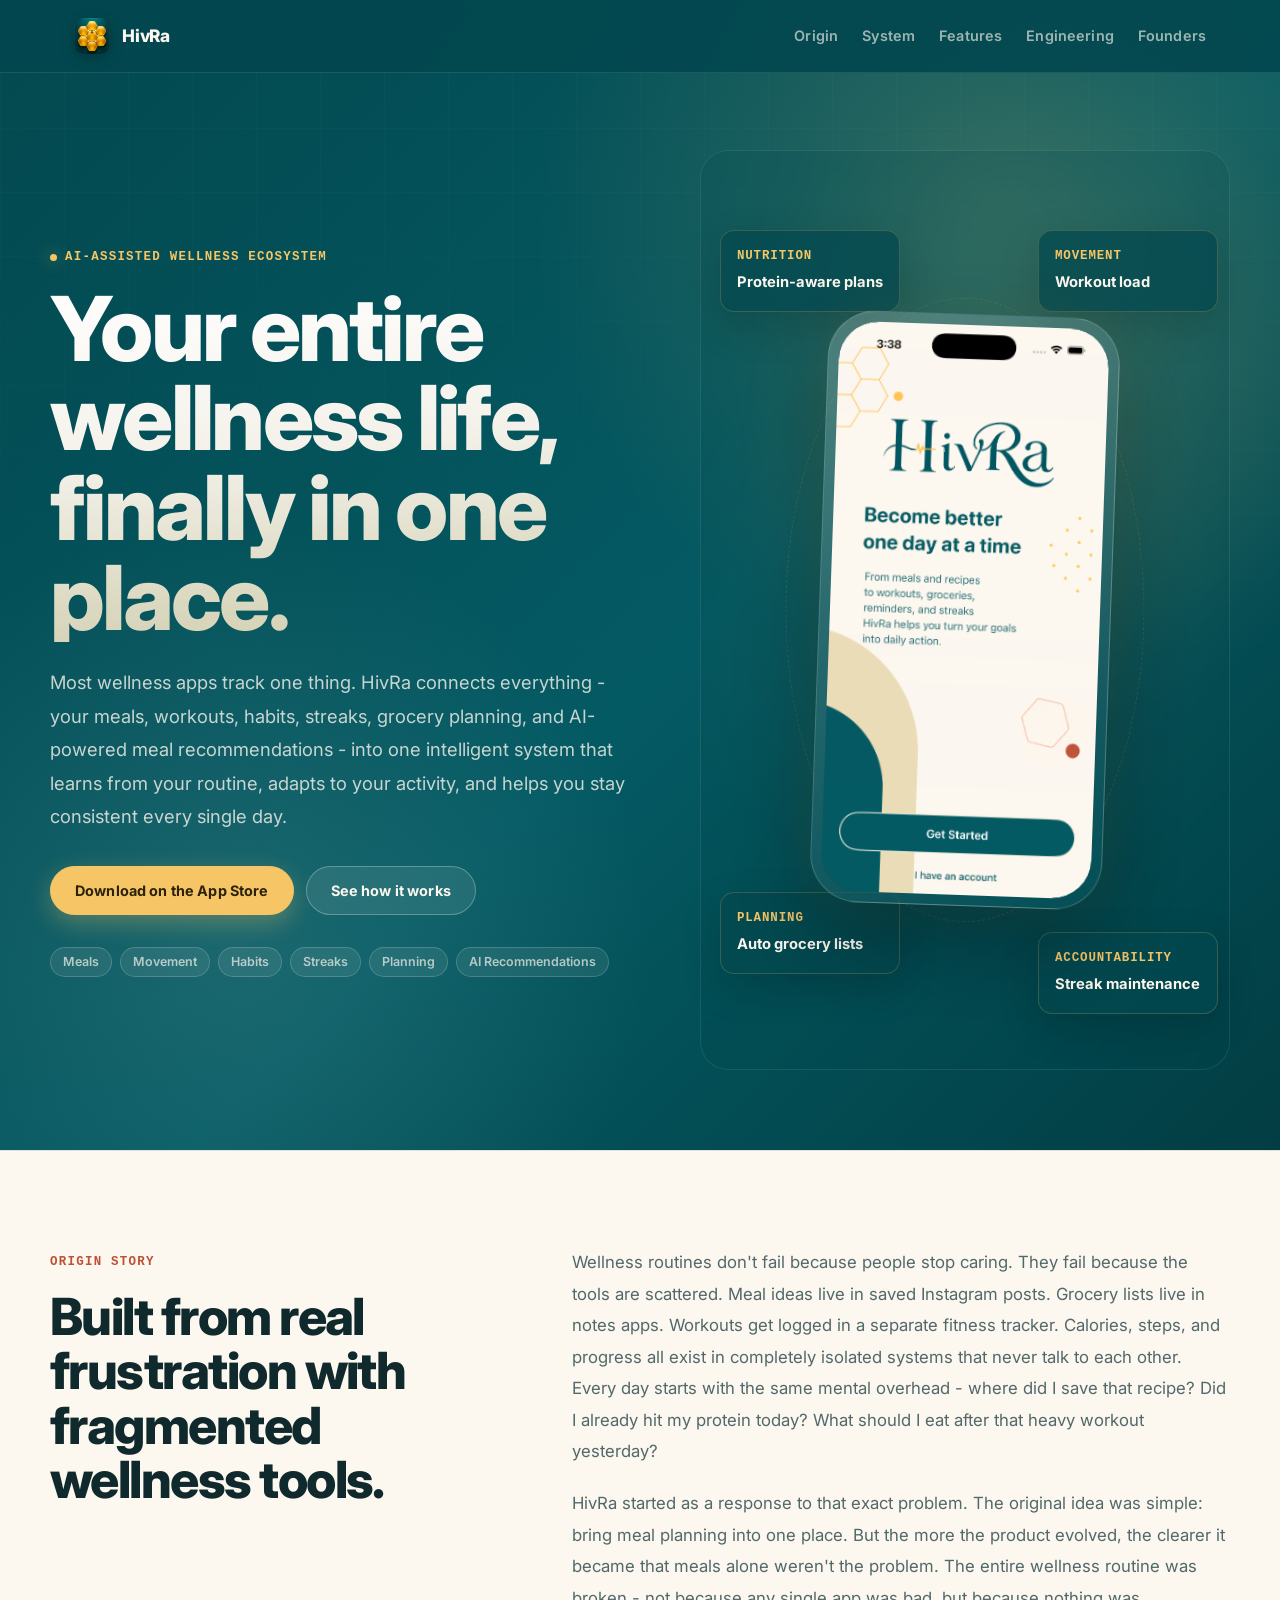
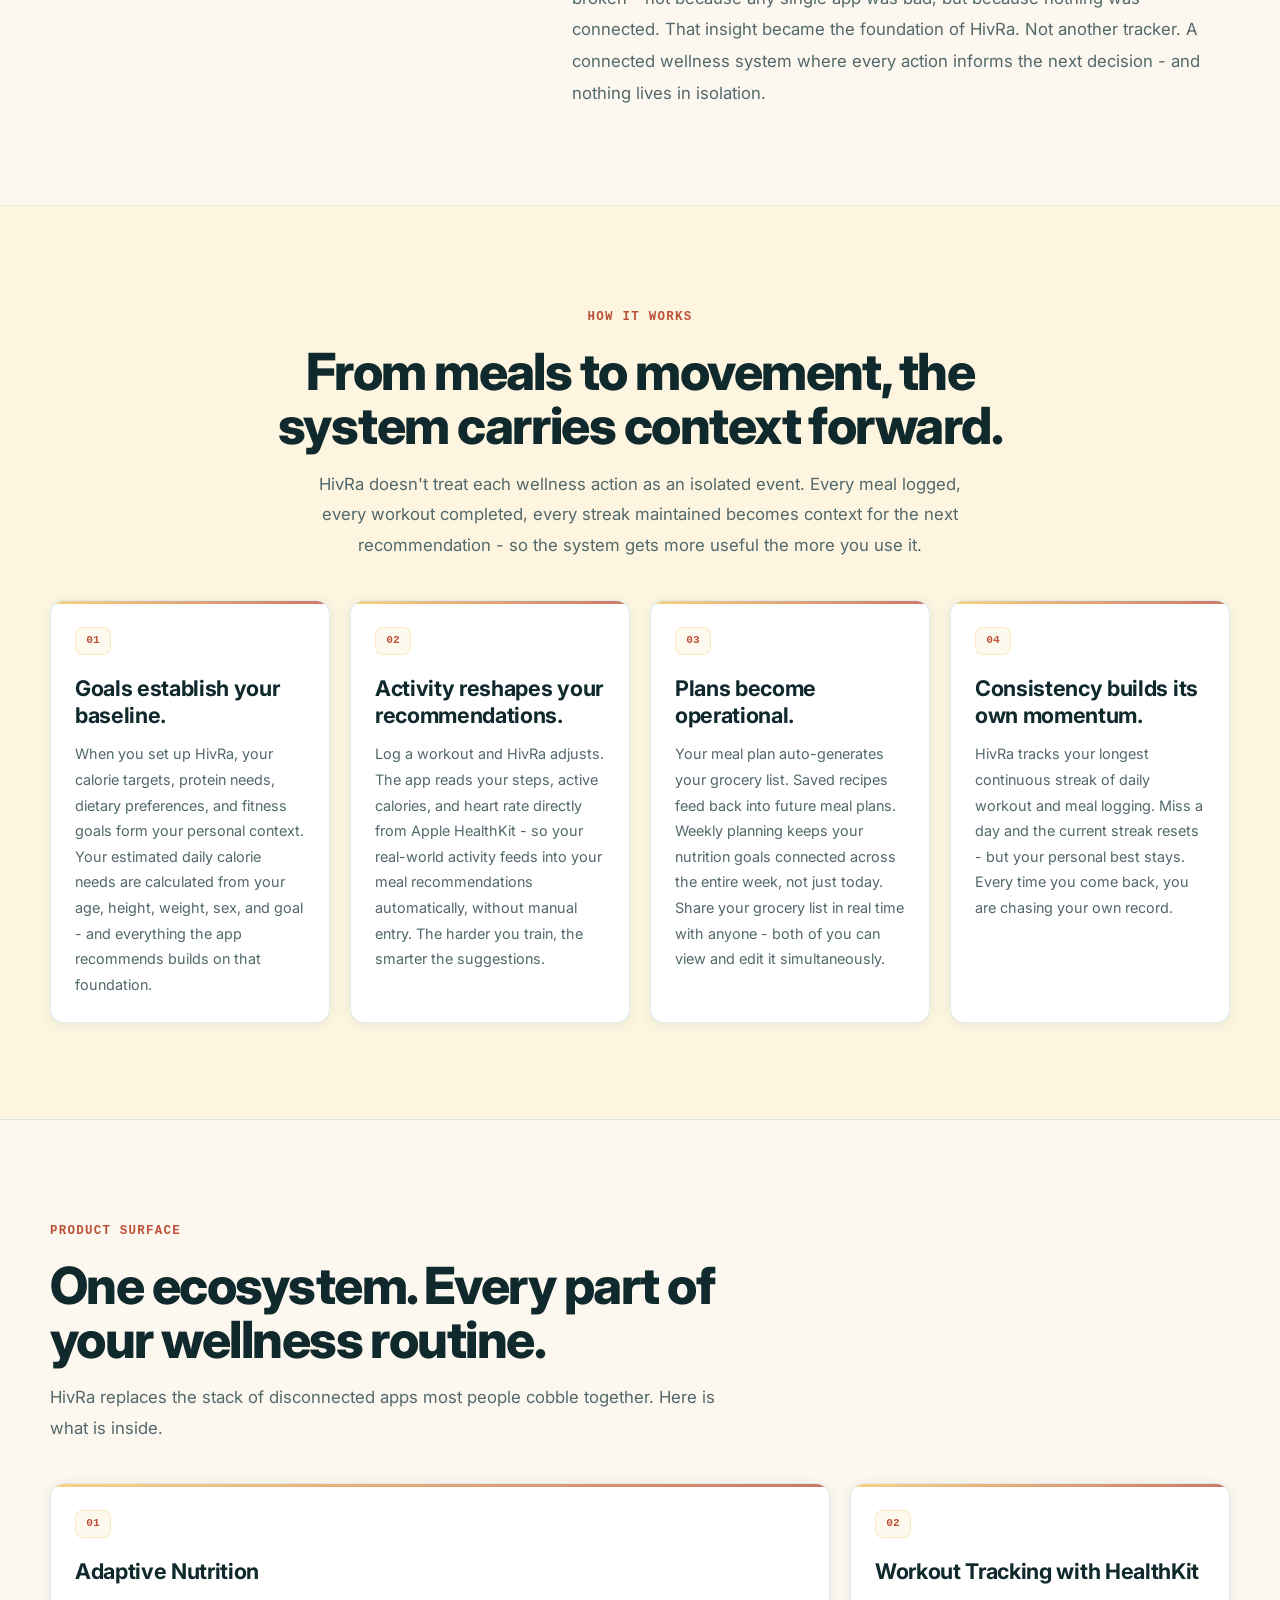
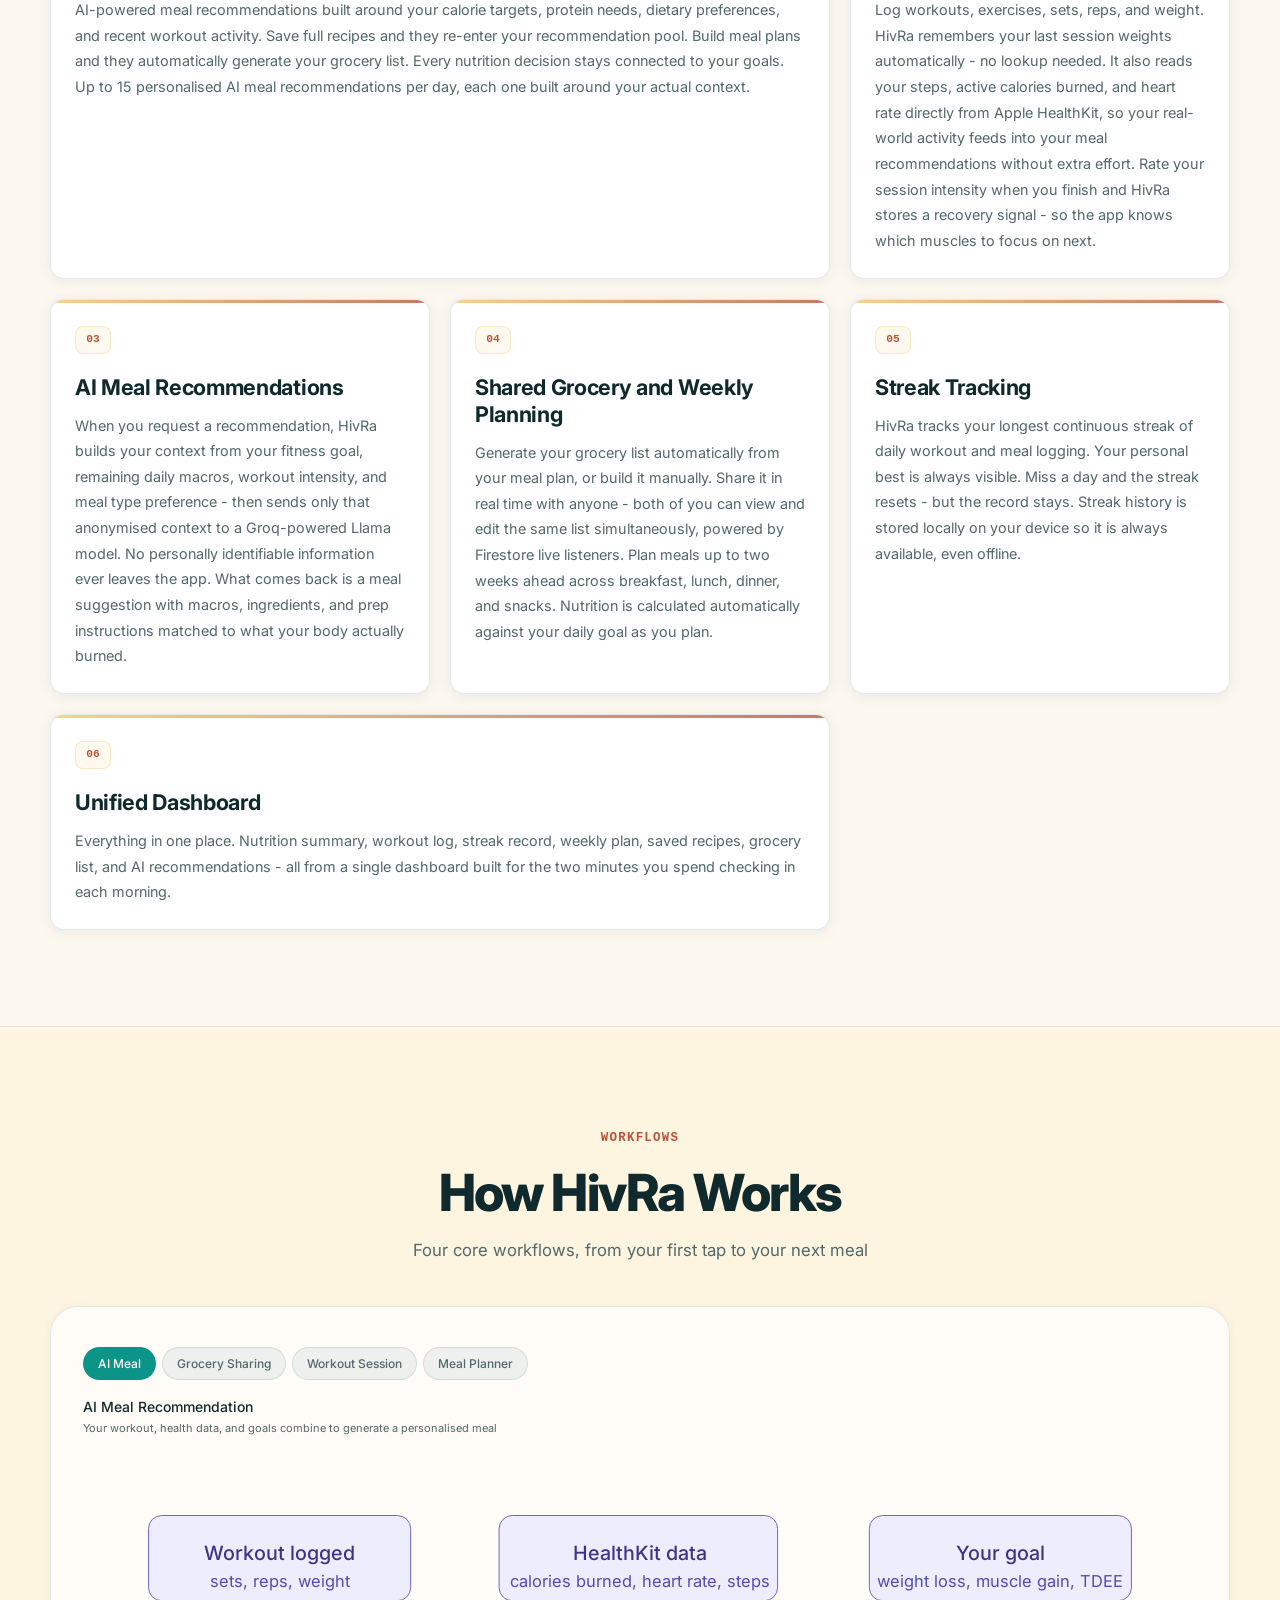
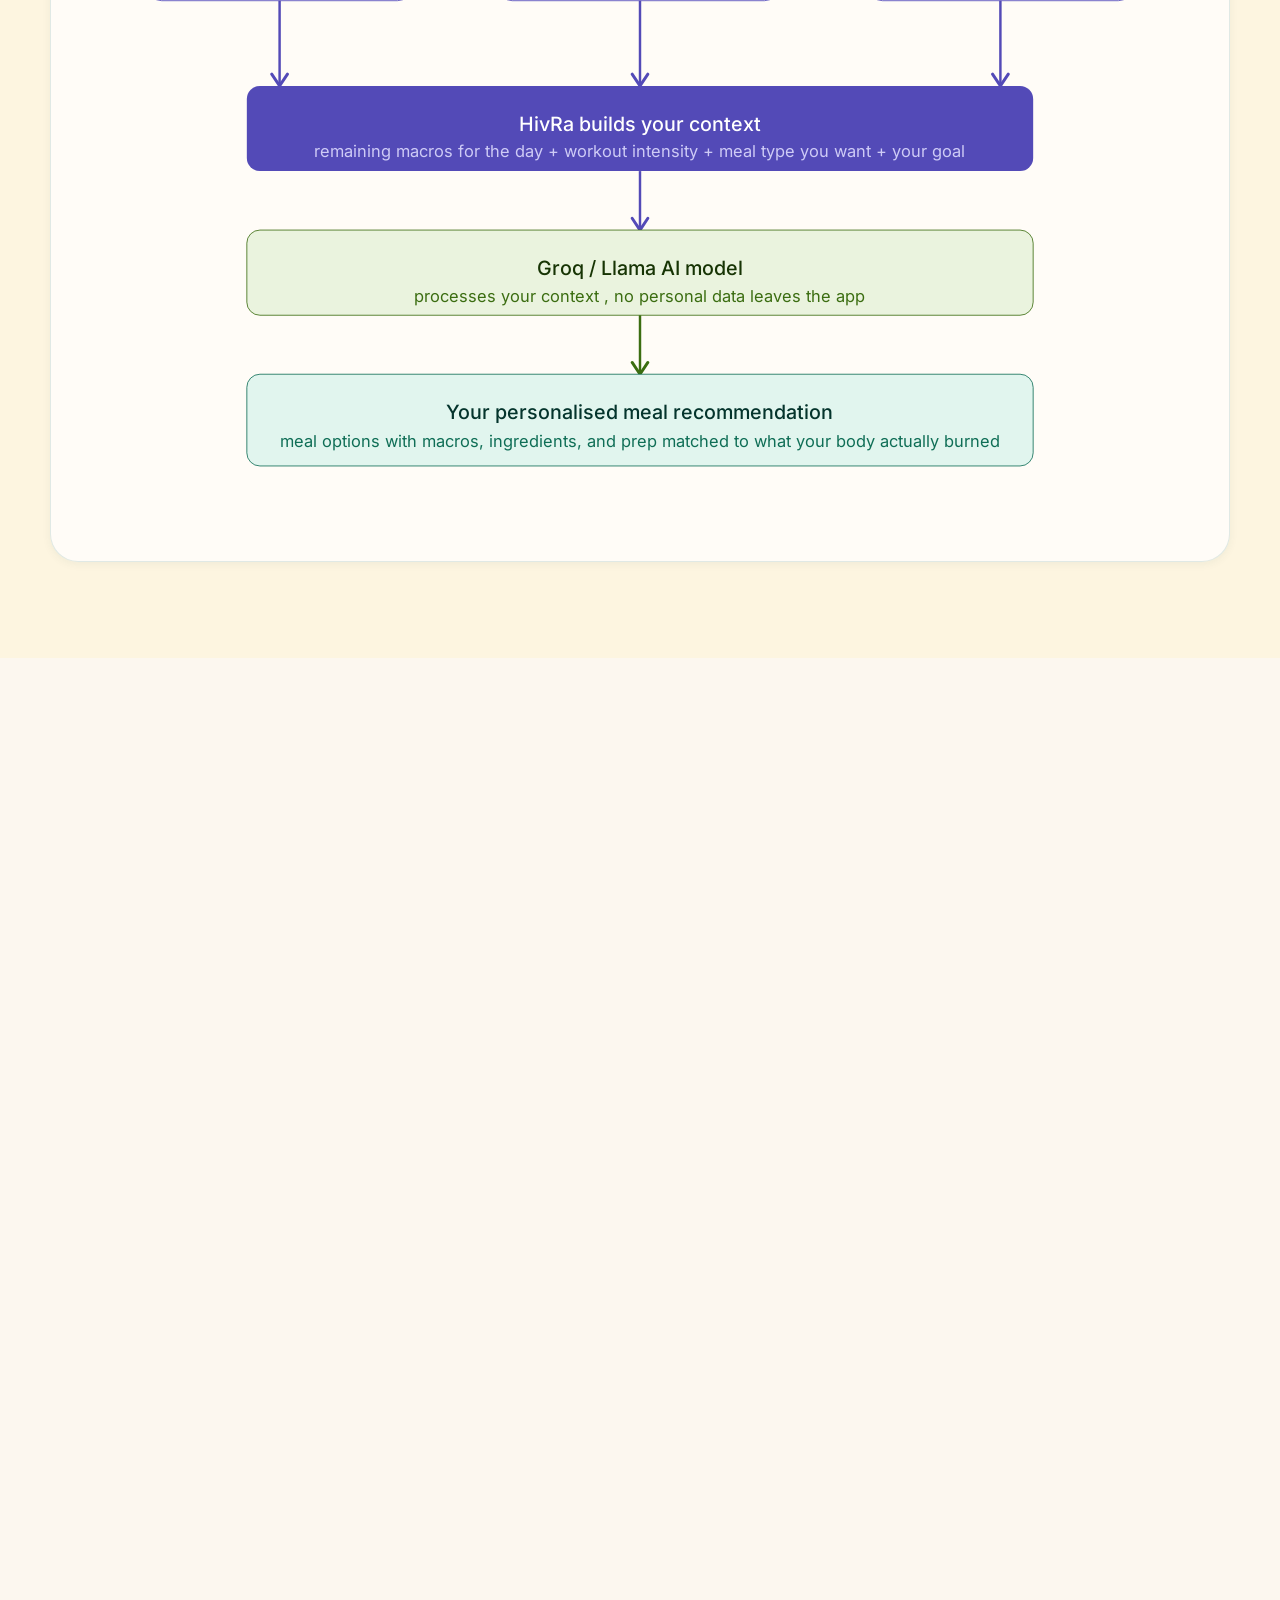
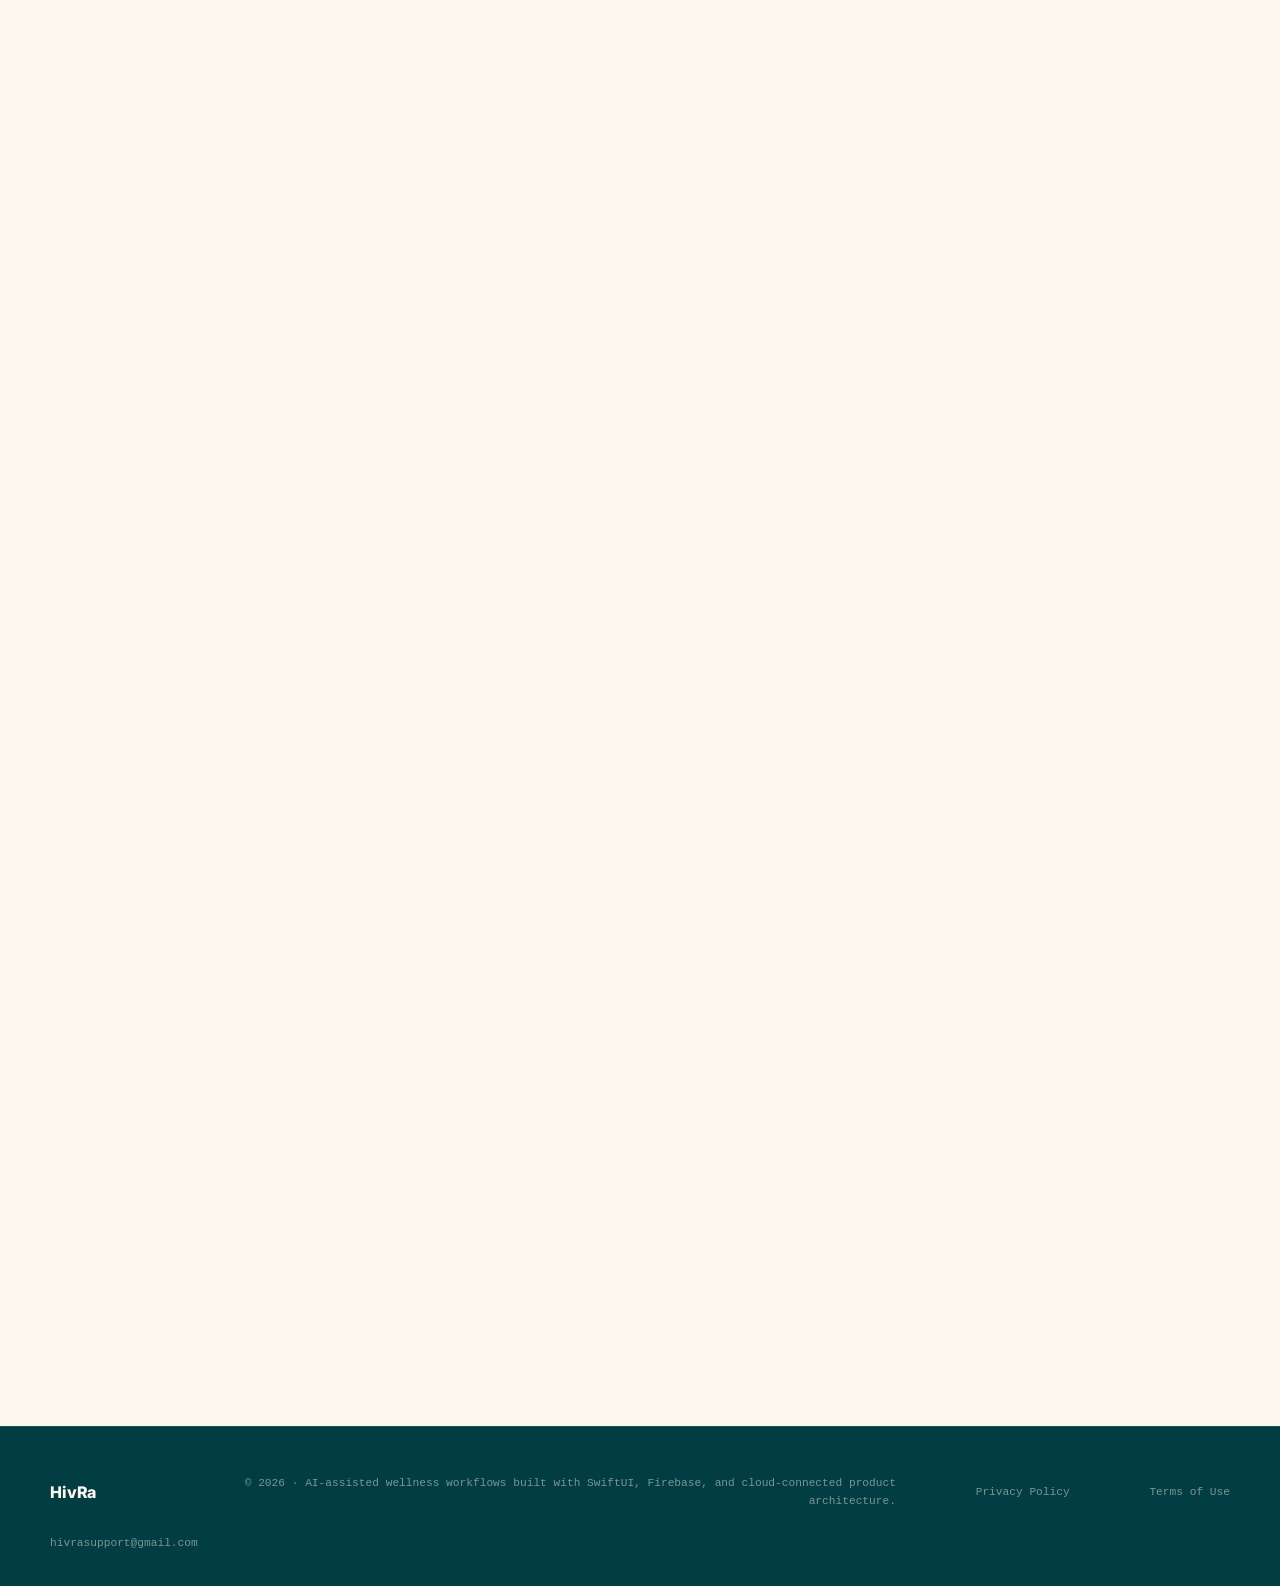
<file: mealmuse-landing.html>
<!DOCTYPE html>
<html lang="en">
<head>
    <meta charset="UTF-8">
    <meta name="viewport" content="width=device-width, initial-scale=1.0">
    <title>HivRa - AI-Assisted Wellness Workflow Platform</title>
    <meta name="description" content="HivRa is an AI-assisted wellness ecosystem connecting meals, workouts, habits, streak maintenance, accountability, planning, and intelligent recommendations into one adaptive workflow.">
    <meta http-equiv="refresh" content="0; url=index.html">
    <link rel="canonical" href="index.html">
</head>
<body>
    <p><a href="index.html">View the redesigned HivRa landing page.</a></p>
</body>
</html>
</file>
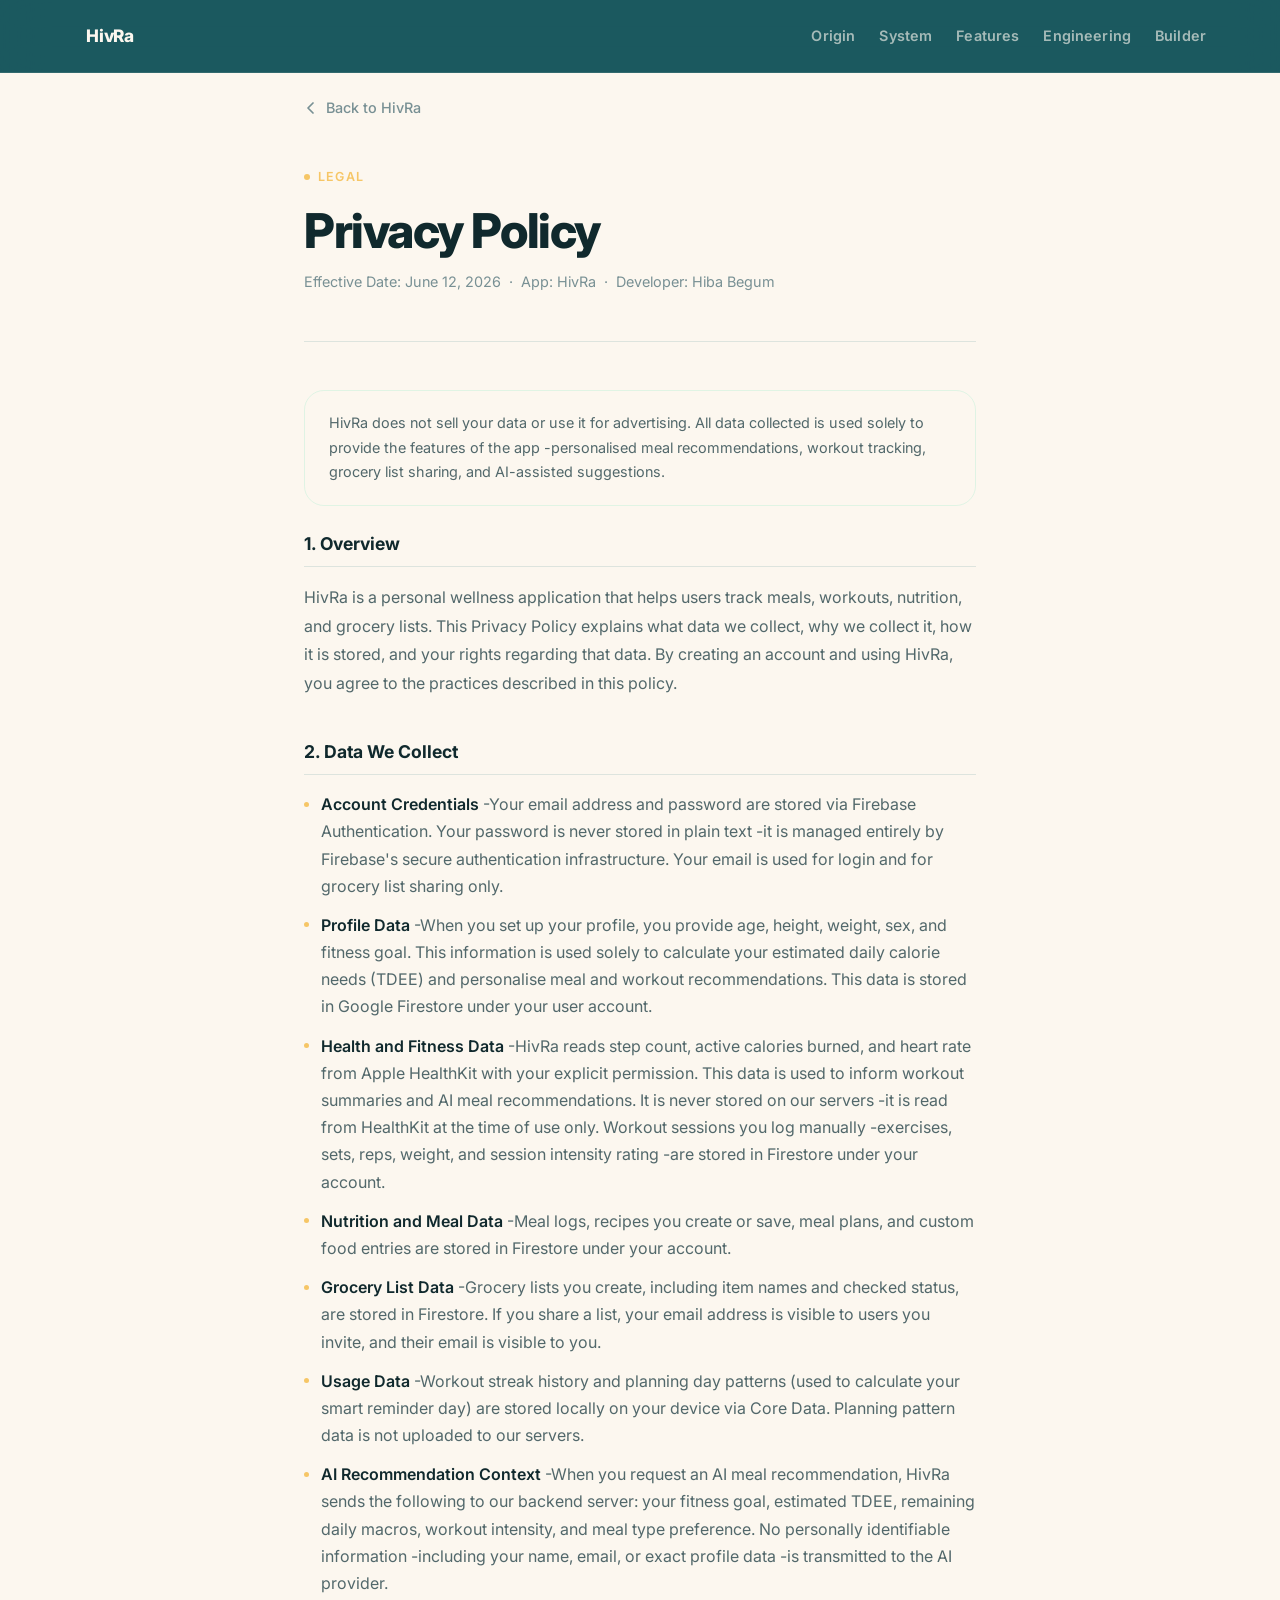
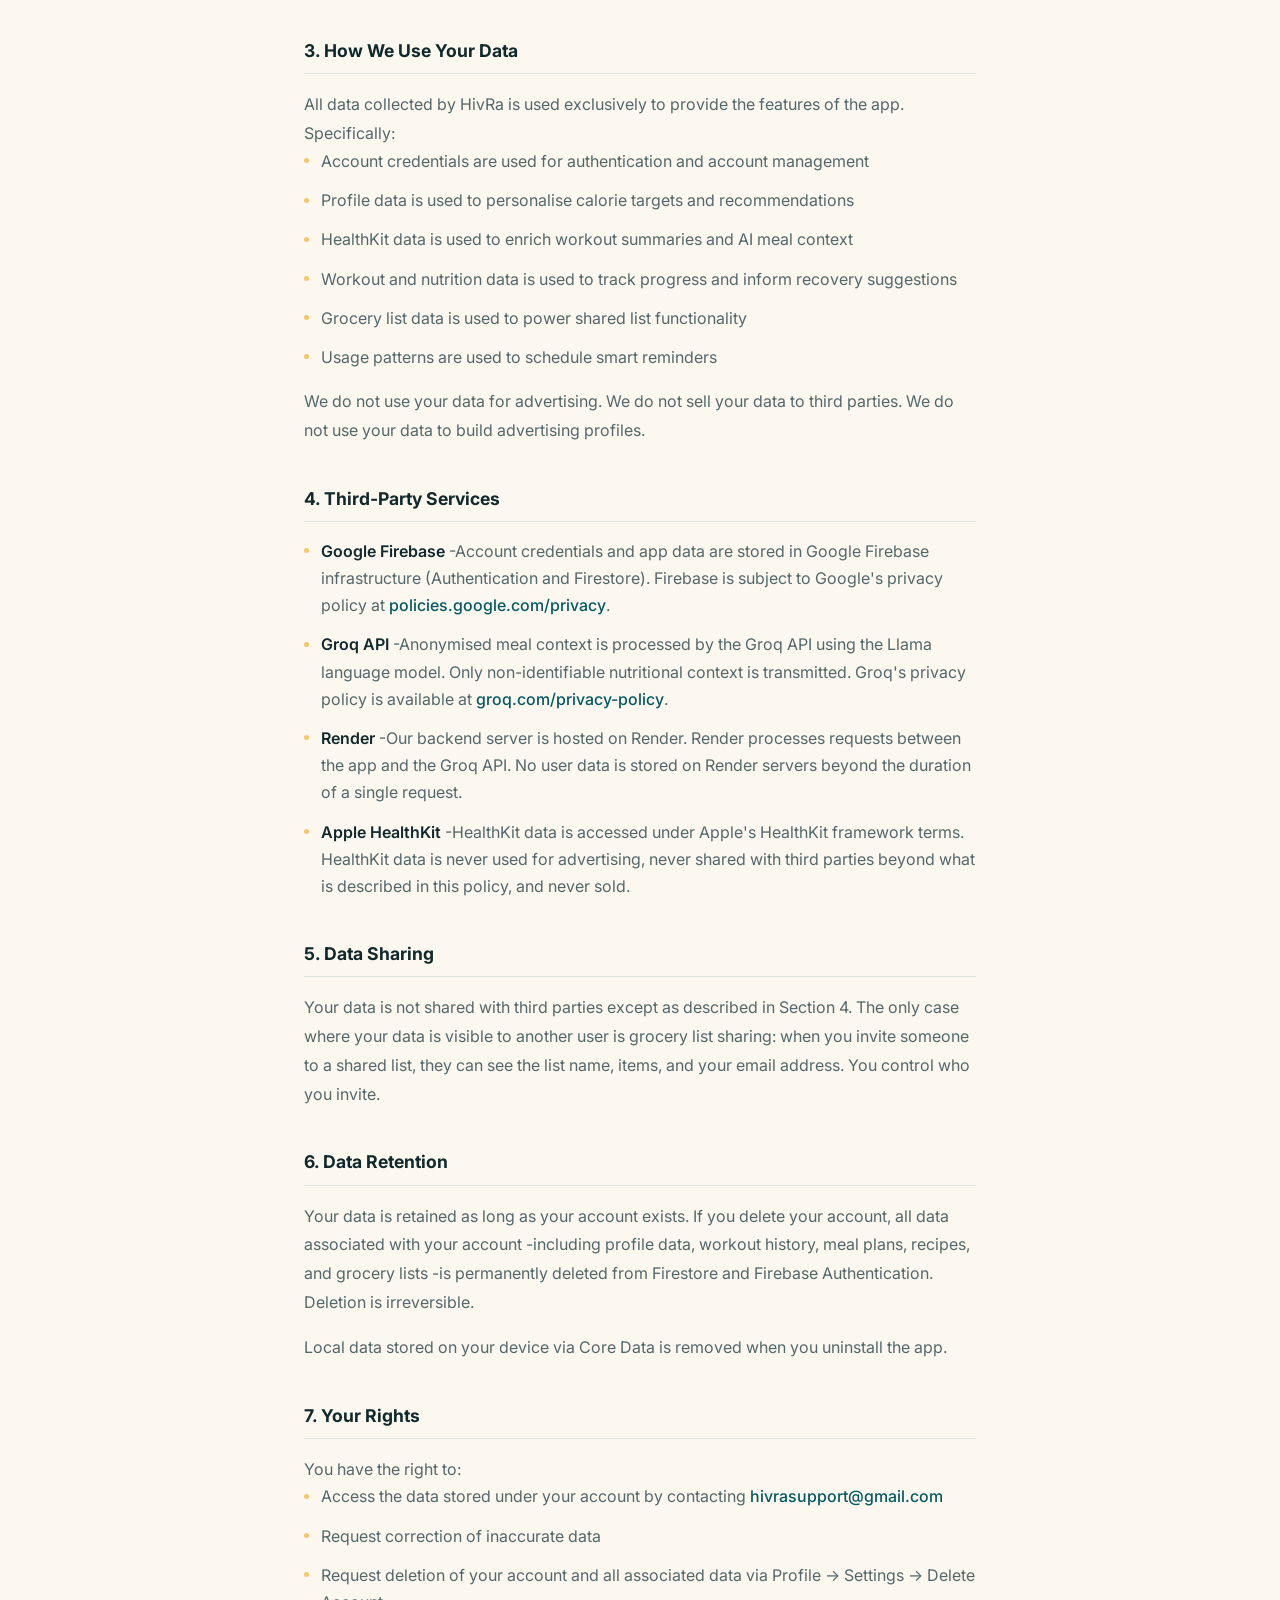
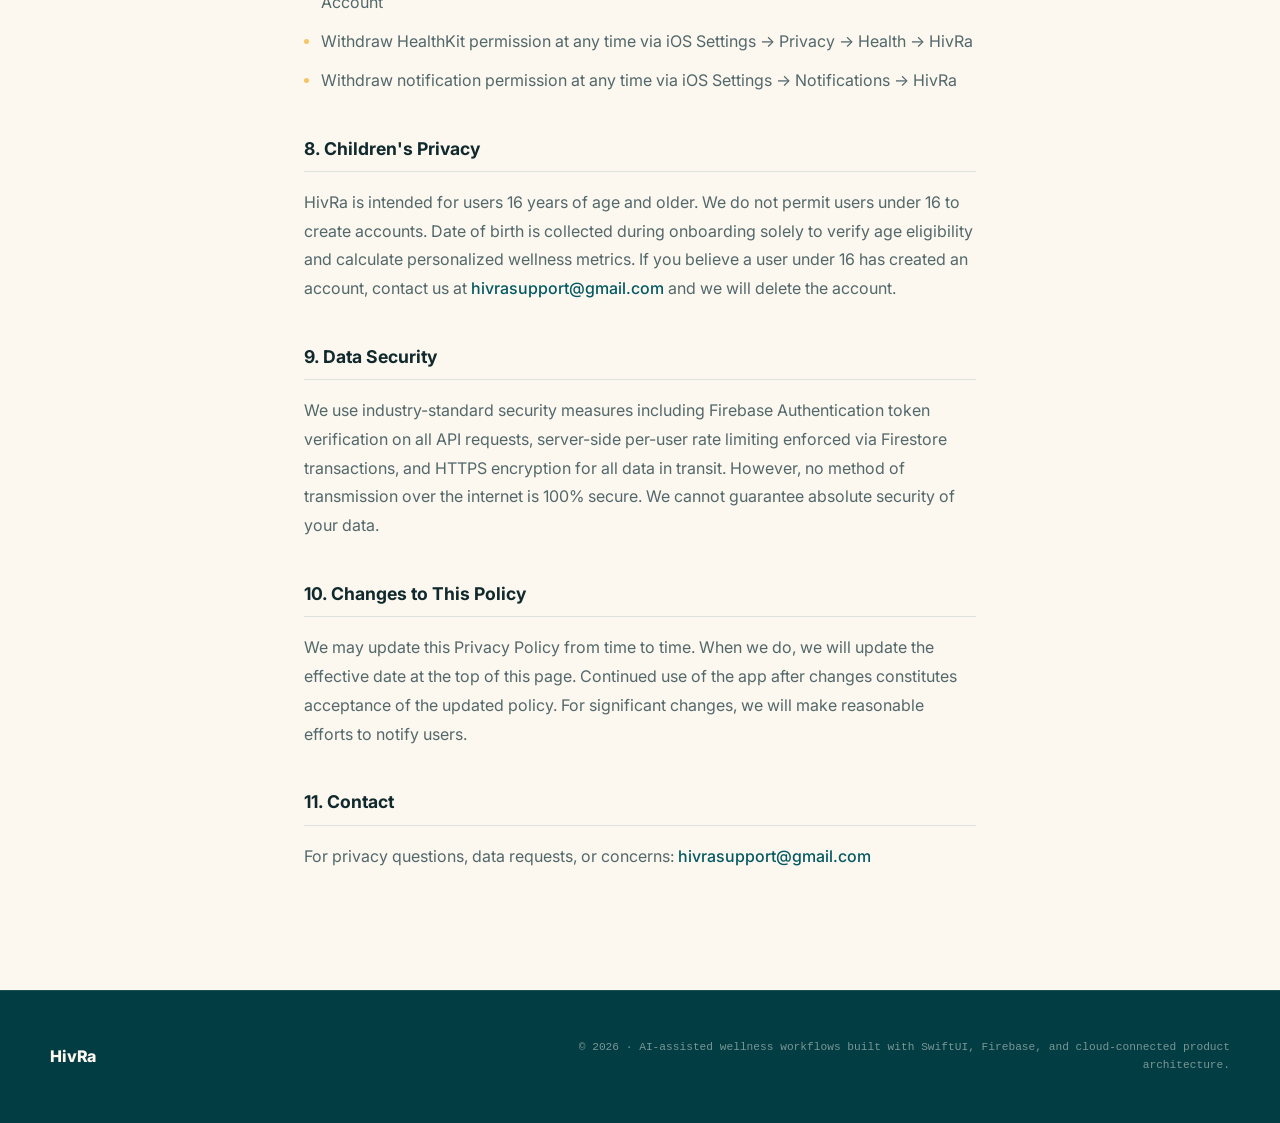
<file: privacy.html>
<!DOCTYPE html>
<html lang="en">
<head>
    <meta charset="UTF-8">
    <meta name="viewport" content="width=device-width, initial-scale=1.0">
    <title>Privacy Policy - HivRa</title>
    <meta name="description" content="HivRa privacy policy. Learn how we collect, use, and protect your data.">
    <meta name="author" content="Hiba Begum">

    <link rel="icon" href="data:image/svg+xml,<svg xmlns='http://www.w3.org/2000/svg' viewBox='0 0 100 100'><circle cx='50' cy='50' r='36' fill='%236ee7b7'/></svg>">
    <link rel="preconnect" href="https://fonts.googleapis.com">
    <link rel="preconnect" href="https://fonts.gstatic.com" crossorigin>
    <link href="https://fonts.googleapis.com/css2?family=Inter:wght@400;500;600;700;800&display=swap" rel="stylesheet">

    <link rel="stylesheet" href="css/variables.css">
    <link rel="stylesheet" href="css/base.css">
    <link rel="stylesheet" href="css/components.css">
    <link rel="stylesheet" href="css/sections.css">
    <link rel="stylesheet" href="css/responsive.css">

    <style>
        .privacy {
            padding: var(--space-24) 0 var(--space-20);
        }

        .privacy__container {
            max-width: 720px;
            margin: 0 auto;
            padding: 0 var(--container-padding);
        }

        .privacy__eyebrow {
            display: flex;
            align-items: center;
            gap: var(--space-2);
            font-size: var(--text-xs);
            font-weight: 600;
            letter-spacing: 0.1em;
            text-transform: uppercase;
            color: var(--color-accent);
            margin-bottom: var(--space-4);
        }

        .privacy__eyebrow-dot {
            width: 6px;
            height: 6px;
            border-radius: var(--radius-full);
            background: var(--color-accent);
            flex-shrink: 0;
        }

        .privacy__title {
            font-size: clamp(2rem, 4vw, 3rem);
            font-weight: 800;
            line-height: 1.15;
            letter-spacing: -0.03em;
            color: var(--color-text-primary);
            margin-bottom: var(--space-3);
        }

        .privacy__meta {
            font-size: var(--text-sm);
            color: var(--color-text-muted);
            margin-bottom: var(--space-12);
        }

        .privacy__divider {
            height: 1px;
            background: var(--color-border);
            margin-bottom: var(--space-12);
        }

        .privacy__section {
            margin-bottom: var(--space-10);
        }

        .privacy__section-title {
            font-size: 1.1rem;
            font-weight: 700;
            color: var(--color-text-primary);
            margin-bottom: var(--space-4);
            padding-bottom: var(--space-2);
            border-bottom: 1px solid var(--color-border);
        }

        .privacy__body {
            font-size: var(--text-body);
            line-height: 1.8;
            color: var(--color-text-secondary);
        }

        .privacy__body p {
            margin-bottom: var(--space-4);
        }

        .privacy__body p:last-child {
            margin-bottom: 0;
        }

        .privacy__list {
            list-style: none;
            padding: 0;
            margin: 0 0 var(--space-4);
            display: flex;
            flex-direction: column;
            gap: var(--space-3);
        }

        .privacy__list li {
            display: flex;
            gap: var(--space-3);
            font-size: var(--text-body);
            line-height: 1.7;
            color: var(--color-text-secondary);
        }

        .privacy__list li::before {
            content: '';
            display: block;
            width: 5px;
            height: 5px;
            border-radius: var(--radius-full);
            background: var(--color-accent);
            margin-top: 0.65em;
            flex-shrink: 0;
        }

        .privacy__list strong {
            color: var(--color-text-primary);
            font-weight: 600;
        }

        .privacy__highlight {
            background: var(--color-accent-soft);
            border: 1px solid rgba(110, 231, 183, 0.2);
            border-radius: var(--radius-lg);
            padding: var(--space-5) var(--space-6);
            margin-bottom: var(--space-6);
        }

        .privacy__highlight p {
            margin: 0;
            font-size: var(--text-sm);
            color: var(--color-text-secondary);
            line-height: 1.7;
        }

        .privacy__contact-link {
            color: #045A63;
            text-decoration: none;
            font-weight: 500;
            transition: color var(--transition-fast);
        }

        .privacy__contact-link:hover {
            color: #023D43;
        }

        .privacy__back {
            display: inline-flex;
            align-items: center;
            gap: var(--space-2);
            font-size: var(--text-sm);
            font-weight: 500;
            color: var(--color-text-muted);
            text-decoration: none;
            margin-bottom: var(--space-12);
            transition: color var(--transition-fast);
        }

        .privacy__back:hover {
            color: var(--color-accent);
        }

        .privacy__back svg {
            width: 14px;
            height: 14px;
        }
    </style>
</head>
<body>
    <nav class="nav" id="nav">
        <div class="nav__container">
            <a href="index.html" class="nav__logo" aria-label="HivRa home">
                <span class="nav__logo-mark"></span>
                HivRa
            </a>
            <ul class="nav__links">
                <li><a href="index.html#origin" class="nav__link">Origin</a></li>
                <li><a href="index.html#how-it-works" class="nav__link">System</a></li>
                <li><a href="index.html#features" class="nav__link">Features</a></li>
                <li><a href="index.html#engineering" class="nav__link">Engineering</a></li>
                <li><a href="index.html#about" class="nav__link">Builder</a></li>
            </ul>
            <button class="nav__toggle" aria-label="Toggle navigation" id="navToggle">
                <span></span>
                <span></span>
                <span></span>
            </button>
        </div>
    </nav>

    <main>
        <article class="privacy">
            <div class="privacy__container">
                <a href="index.html" class="privacy__back">
                    <svg viewBox="0 0 14 14" fill="none" stroke="currentColor" stroke-width="1.75" stroke-linecap="round" stroke-linejoin="round" aria-hidden="true">
                        <path d="M9 2L4 7l5 5"/>
                    </svg>
                    Back to HivRa
                </a>

                <div class="privacy__eyebrow">
                    <span class="privacy__eyebrow-dot"></span>
                    Legal
                </div>
                <h1 class="privacy__title">Privacy Policy</h1>
                <p class="privacy__meta">Effective Date: June 12, 2026 &nbsp;·&nbsp; App: HivRa &nbsp;·&nbsp; Developer: Hiba Begum</p>

                <div class="privacy__divider"></div>

                <div class="privacy__highlight">
                    <p>HivRa does not sell your data or use it for advertising. All data collected is used solely to provide the features of the app -personalised meal recommendations, workout tracking, grocery list sharing, and AI-assisted suggestions.</p>
                </div>

                <section class="privacy__section" aria-labelledby="overview-title">
                    <h2 class="privacy__section-title" id="overview-title">1. Overview</h2>
                    <div class="privacy__body">
                        <p>HivRa is a personal wellness application that helps users track meals, workouts, nutrition, and grocery lists. This Privacy Policy explains what data we collect, why we collect it, how it is stored, and your rights regarding that data. By creating an account and using HivRa, you agree to the practices described in this policy.</p>
                    </div>
                </section>

                <section class="privacy__section" aria-labelledby="collect-title">
                    <h2 class="privacy__section-title" id="collect-title">2. Data We Collect</h2>
                    <ul class="privacy__list">
                        <li><span><strong>Account Credentials</strong> -Your email address and password are stored via Firebase Authentication. Your password is never stored in plain text -it is managed entirely by Firebase's secure authentication infrastructure. Your email is used for login and for grocery list sharing only.</span></li>
                        <li><span><strong>Profile Data</strong> -When you set up your profile, you provide age, height, weight, sex, and fitness goal. This information is used solely to calculate your estimated daily calorie needs (TDEE) and personalise meal and workout recommendations. This data is stored in Google Firestore under your user account.</span></li>
                        <li><span><strong>Health and Fitness Data</strong> -HivRa reads step count, active calories burned, and heart rate from Apple HealthKit with your explicit permission. This data is used to inform workout summaries and AI meal recommendations. It is never stored on our servers -it is read from HealthKit at the time of use only. Workout sessions you log manually -exercises, sets, reps, weight, and session intensity rating -are stored in Firestore under your account.</span></li>
                        <li><span><strong>Nutrition and Meal Data</strong> -Meal logs, recipes you create or save, meal plans, and custom food entries are stored in Firestore under your account.</span></li>
                        <li><span><strong>Grocery List Data</strong> -Grocery lists you create, including item names and checked status, are stored in Firestore. If you share a list, your email address is visible to users you invite, and their email is visible to you.</span></li>
                        <li><span><strong>Usage Data</strong> -Workout streak history and planning day patterns (used to calculate your smart reminder day) are stored locally on your device via Core Data. Planning pattern data is not uploaded to our servers.</span></li>
                        <li><span><strong>AI Recommendation Context</strong> -When you request an AI meal recommendation, HivRa sends the following to our backend server: your fitness goal, estimated TDEE, remaining daily macros, workout intensity, and meal type preference. No personally identifiable information -including your name, email, or exact profile data -is transmitted to the AI provider.</span></li>
                    </ul>
                </section>

                <section class="privacy__section" aria-labelledby="use-title">
                    <h2 class="privacy__section-title" id="use-title">3. How We Use Your Data</h2>
                    <div class="privacy__body">
                        <p>All data collected by HivRa is used exclusively to provide the features of the app. Specifically:</p>
                    </div>
                    <ul class="privacy__list">
                        <li><span>Account credentials are used for authentication and account management</span></li>
                        <li><span>Profile data is used to personalise calorie targets and recommendations</span></li>
                        <li><span>HealthKit data is used to enrich workout summaries and AI meal context</span></li>
                        <li><span>Workout and nutrition data is used to track progress and inform recovery suggestions</span></li>
                        <li><span>Grocery list data is used to power shared list functionality</span></li>
                        <li><span>Usage patterns are used to schedule smart reminders</span></li>
                    </ul>
                    <div class="privacy__body">
                        <p>We do not use your data for advertising. We do not sell your data to third parties. We do not use your data to build advertising profiles.</p>
                    </div>
                </section>

                <section class="privacy__section" aria-labelledby="third-party-title">
                    <h2 class="privacy__section-title" id="third-party-title">4. Third-Party Services</h2>
                    <ul class="privacy__list">
                        <li><span><strong>Google Firebase</strong> -Account credentials and app data are stored in Google Firebase infrastructure (Authentication and Firestore). Firebase is subject to Google's privacy policy at <a href="https://policies.google.com/privacy" class="privacy__contact-link" target="_blank" rel="noopener noreferrer">policies.google.com/privacy</a>.</span></li>
                        <li><span><strong>Groq API</strong> -Anonymised meal context is processed by the Groq API using the Llama language model. Only non-identifiable nutritional context is transmitted. Groq's privacy policy is available at <a href="https://groq.com/privacy-policy" class="privacy__contact-link" target="_blank" rel="noopener noreferrer">groq.com/privacy-policy</a>.</span></li>
                        <li><span><strong>Render</strong> -Our backend server is hosted on Render. Render processes requests between the app and the Groq API. No user data is stored on Render servers beyond the duration of a single request.</span></li>
                        <li><span><strong>Apple HealthKit</strong> -HealthKit data is accessed under Apple's HealthKit framework terms. HealthKit data is never used for advertising, never shared with third parties beyond what is described in this policy, and never sold.</span></li>
                    </ul>
                </section>

                <section class="privacy__section" aria-labelledby="sharing-title">
                    <h2 class="privacy__section-title" id="sharing-title">5. Data Sharing</h2>
                    <div class="privacy__body">
                        <p>Your data is not shared with third parties except as described in Section 4. The only case where your data is visible to another user is grocery list sharing: when you invite someone to a shared list, they can see the list name, items, and your email address. You control who you invite.</p>
                    </div>
                </section>

                <section class="privacy__section" aria-labelledby="retention-title">
                    <h2 class="privacy__section-title" id="retention-title">6. Data Retention</h2>
                    <div class="privacy__body">
                        <p>Your data is retained as long as your account exists. If you delete your account, all data associated with your account -including profile data, workout history, meal plans, recipes, and grocery lists -is permanently deleted from Firestore and Firebase Authentication. Deletion is irreversible.</p>
                        <p>Local data stored on your device via Core Data is removed when you uninstall the app.</p>
                    </div>
                </section>

                <section class="privacy__section" aria-labelledby="rights-title">
                    <h2 class="privacy__section-title" id="rights-title">7. Your Rights</h2>
                    <div class="privacy__body">
                        <p>You have the right to:</p>
                    </div>
                    <ul class="privacy__list">
                        <li><span>Access the data stored under your account by contacting <a href="mailto:hivrasupport@gmail.com" class="privacy__contact-link">hivrasupport@gmail.com</a></span></li>
                        <li><span>Request correction of inaccurate data</span></li>
                        <li><span>Request deletion of your account and all associated data via Profile → Settings → Delete Account</span></li>
                        <li><span>Withdraw HealthKit permission at any time via iOS Settings → Privacy → Health → HivRa</span></li>
                        <li><span>Withdraw notification permission at any time via iOS Settings → Notifications → HivRa</span></li>
                    </ul>
                </section>

                <section class="privacy__section" aria-labelledby="children-title">
                    <h2 class="privacy__section-title" id="children-title">8. Children's Privacy</h2>
                    <div class="privacy__body">
                        <p>HivRa is intended for users 16 years of age and older. We do not permit users under 16 to create accounts. Date of birth is collected during onboarding solely to verify age eligibility and calculate personalized wellness metrics. If you believe a user under 16 has created an account, contact us at <a href="mailto:hivrasupport@gmail.com" class="privacy__contact-link">hivrasupport@gmail.com</a> and we will delete the account.</p>
                    </div>
                </section>

                <section class="privacy__section" aria-labelledby="security-title">
                    <h2 class="privacy__section-title" id="security-title">9. Data Security</h2>
                    <div class="privacy__body">
                        <p>We use industry-standard security measures including Firebase Authentication token verification on all API requests, server-side per-user rate limiting enforced via Firestore transactions, and HTTPS encryption for all data in transit. However, no method of transmission over the internet is 100% secure. We cannot guarantee absolute security of your data.</p>
                    </div>
                </section>

                <section class="privacy__section" aria-labelledby="changes-title">
                    <h2 class="privacy__section-title" id="changes-title">10. Changes to This Policy</h2>
                    <div class="privacy__body">
                        <p>We may update this Privacy Policy from time to time. When we do, we will update the effective date at the top of this page. Continued use of the app after changes constitutes acceptance of the updated policy. For significant changes, we will make reasonable efforts to notify users.</p>
                    </div>
                </section>

                <section class="privacy__section" aria-labelledby="contact-title">
                    <h2 class="privacy__section-title" id="contact-title">11. Contact</h2>
                    <div class="privacy__body">
                        <p>For privacy questions, data requests, or concerns: <a href="mailto:hivrasupport@gmail.com" class="privacy__contact-link">hivrasupport@gmail.com</a></p>
                    </div>
                </section>
            </div>
        </article>
    </main>

    <footer class="footer">
        <div class="footer__container">
            <p class="footer__brand">HivRa</p>
            <p class="footer__copyright">© 2026 · AI-assisted wellness workflows built with SwiftUI, Firebase, and cloud-connected product architecture.</p>
        </div>
    </footer>

    <script src="js/main.js"></script>
</body>
</html>
</file>
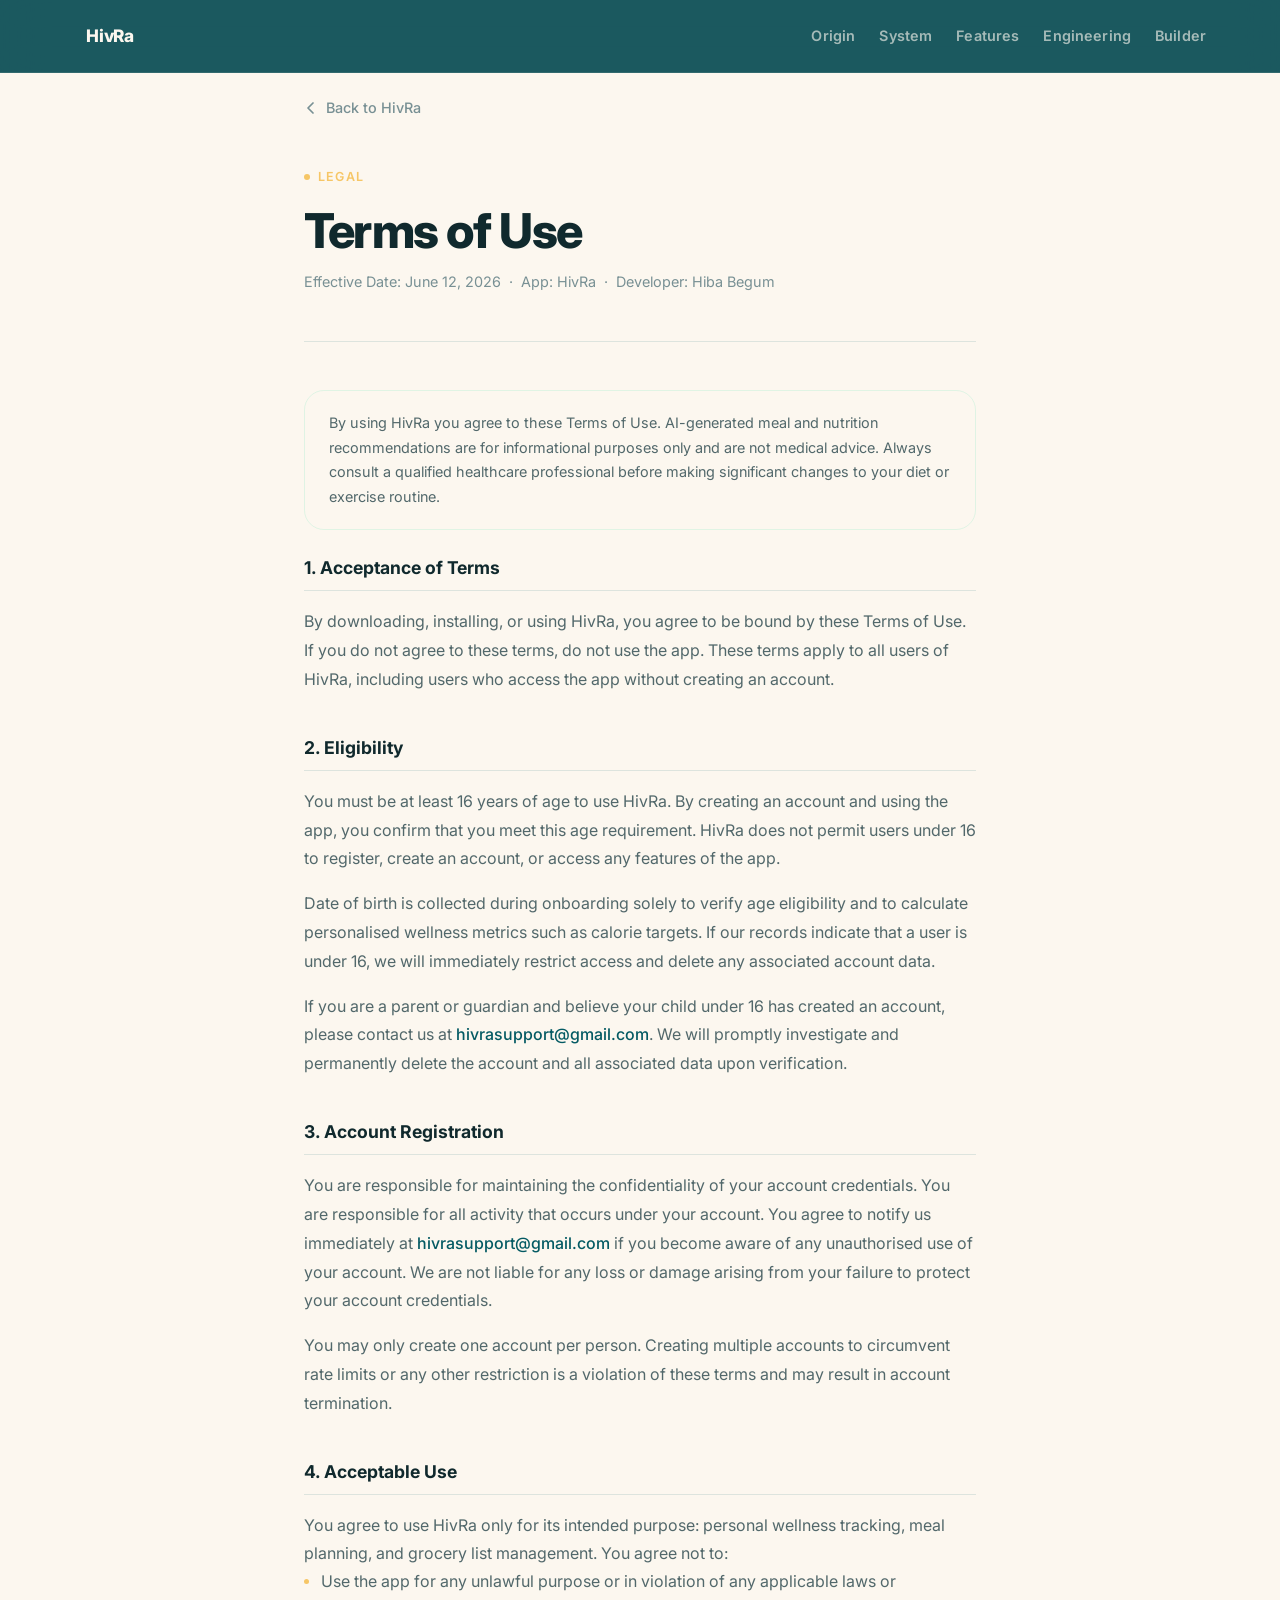
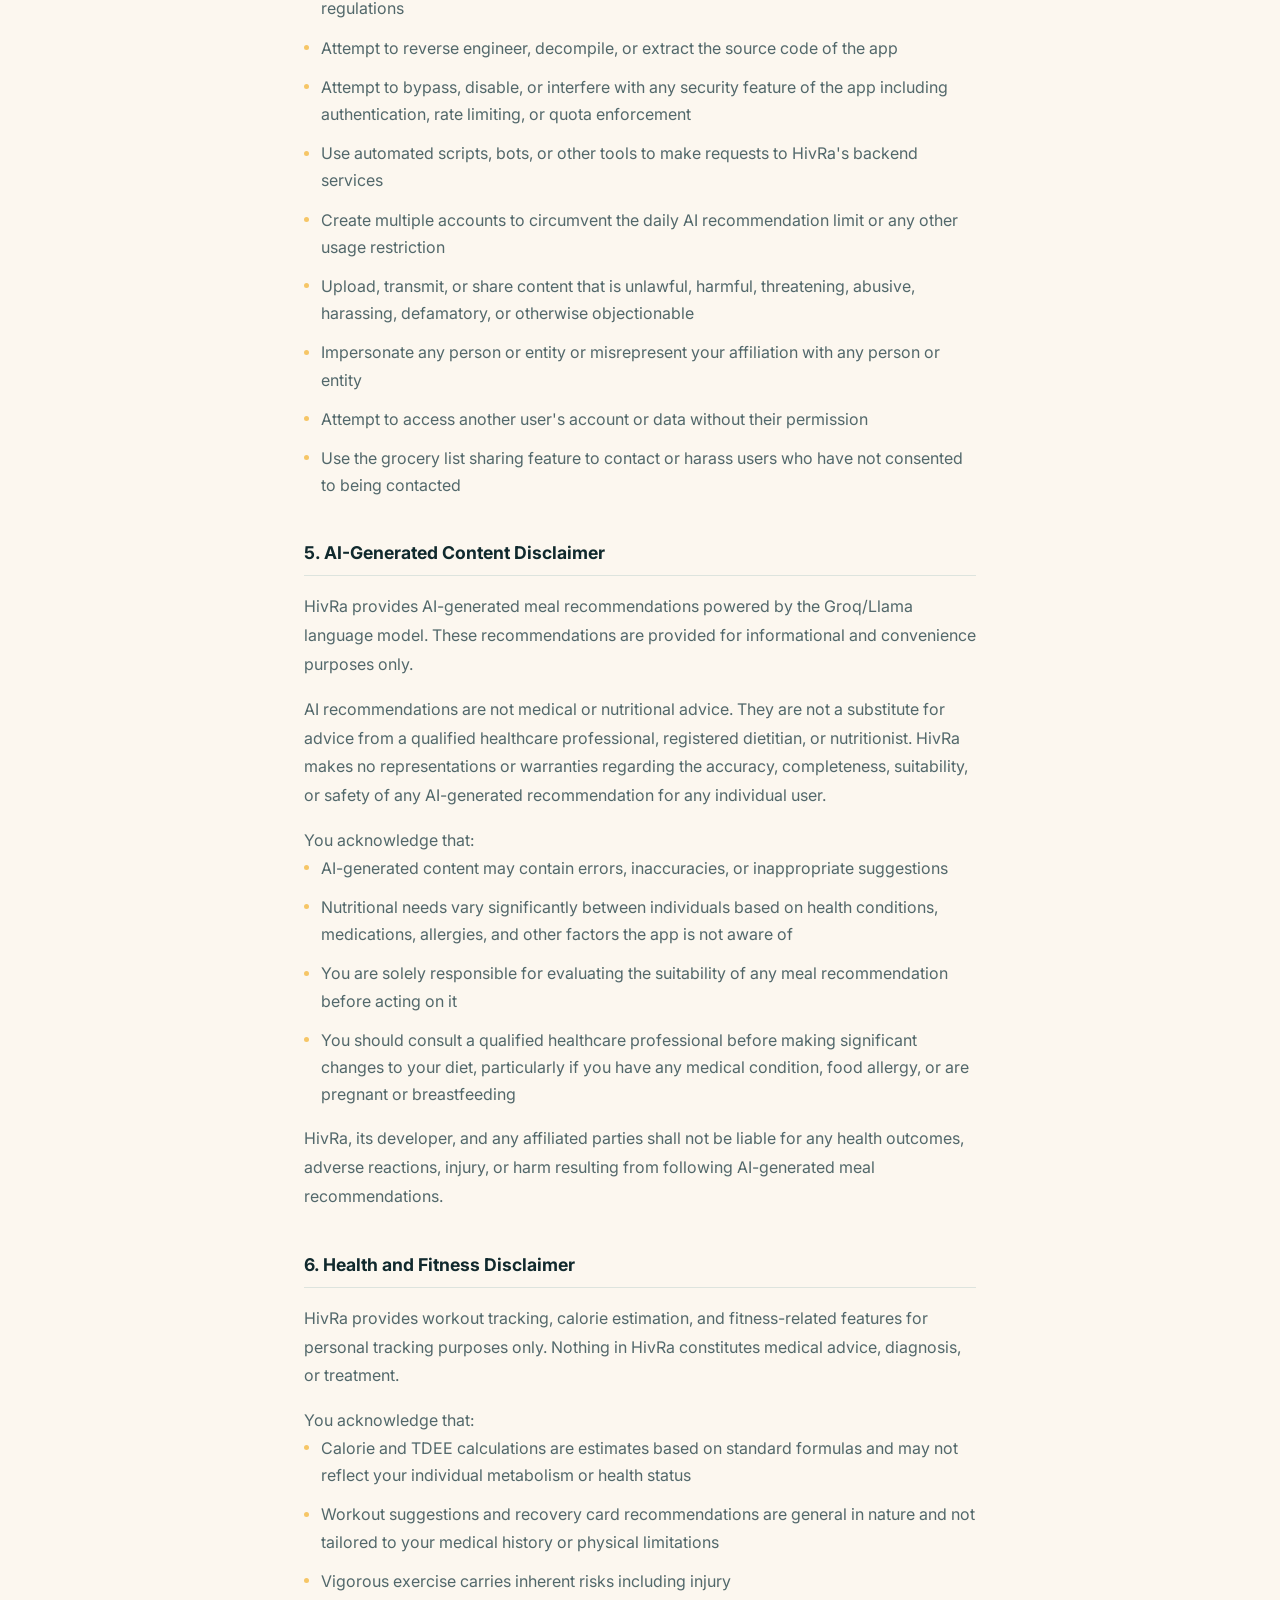
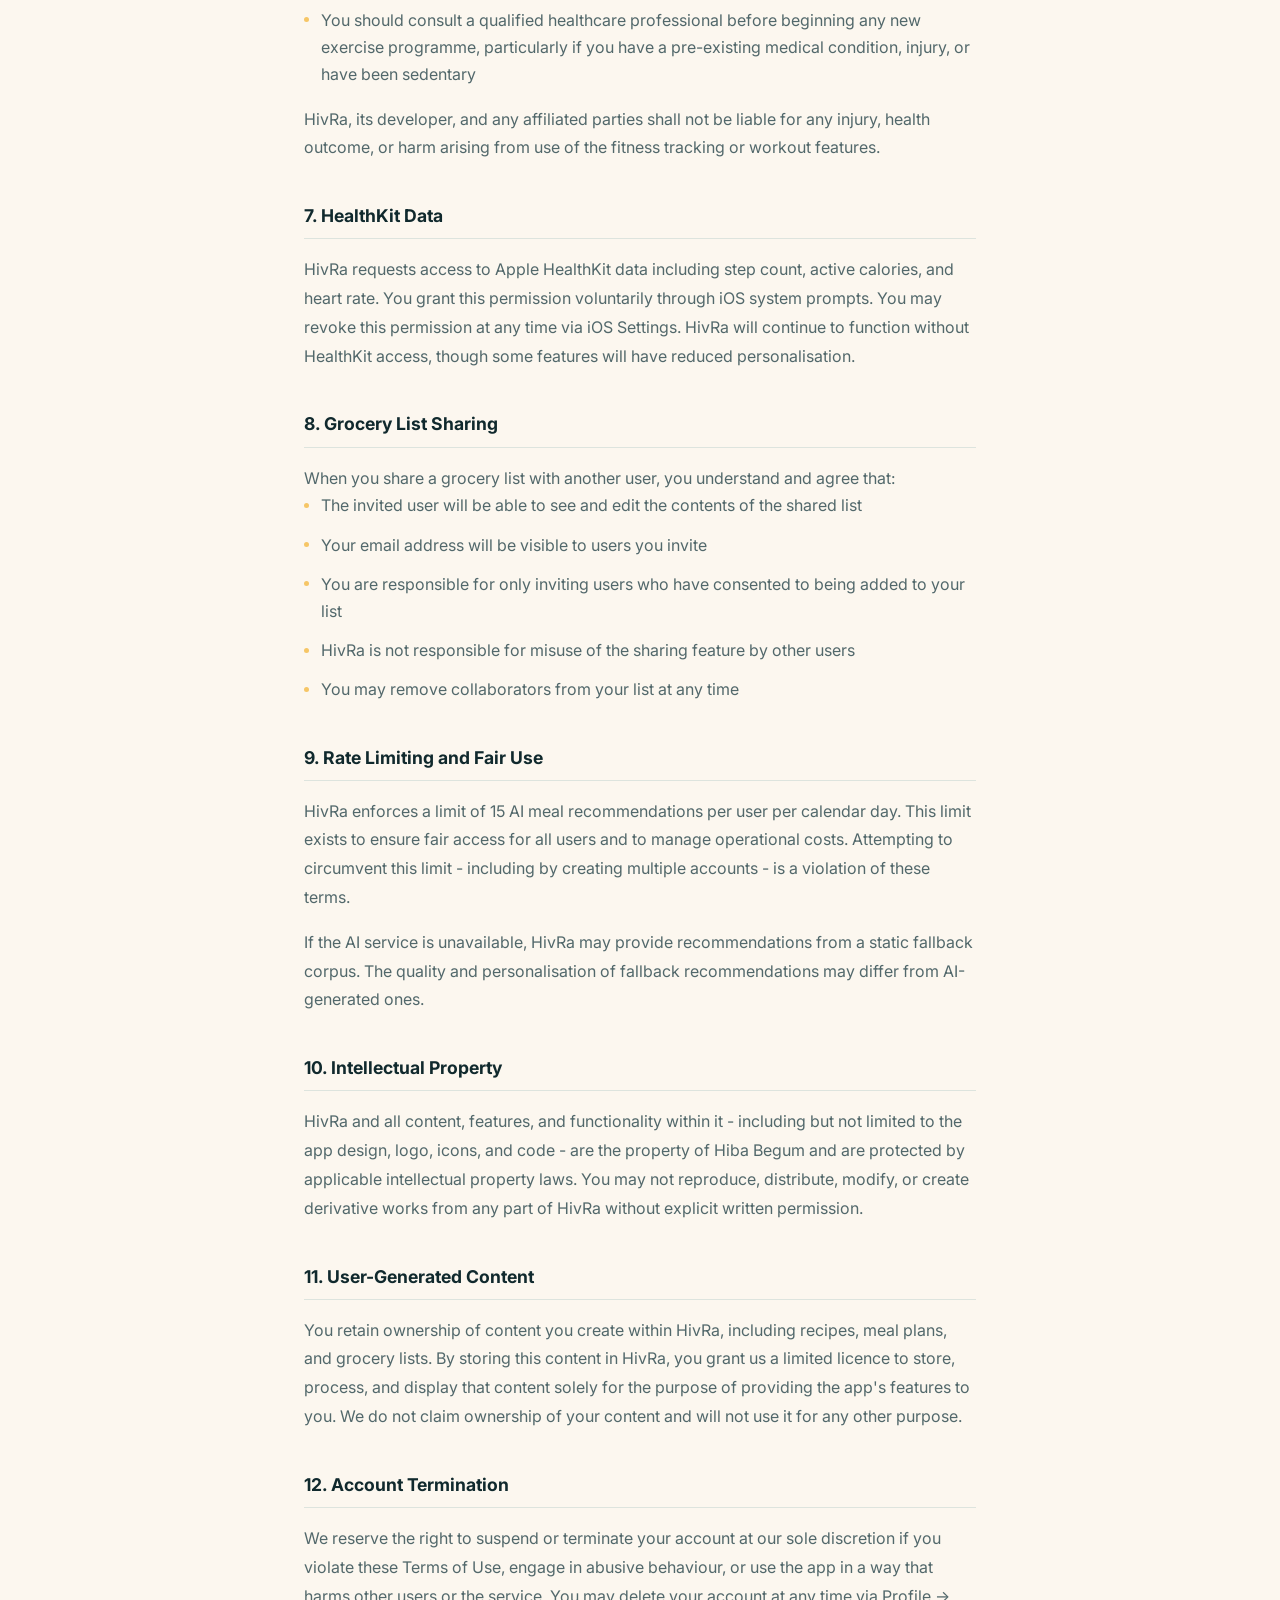
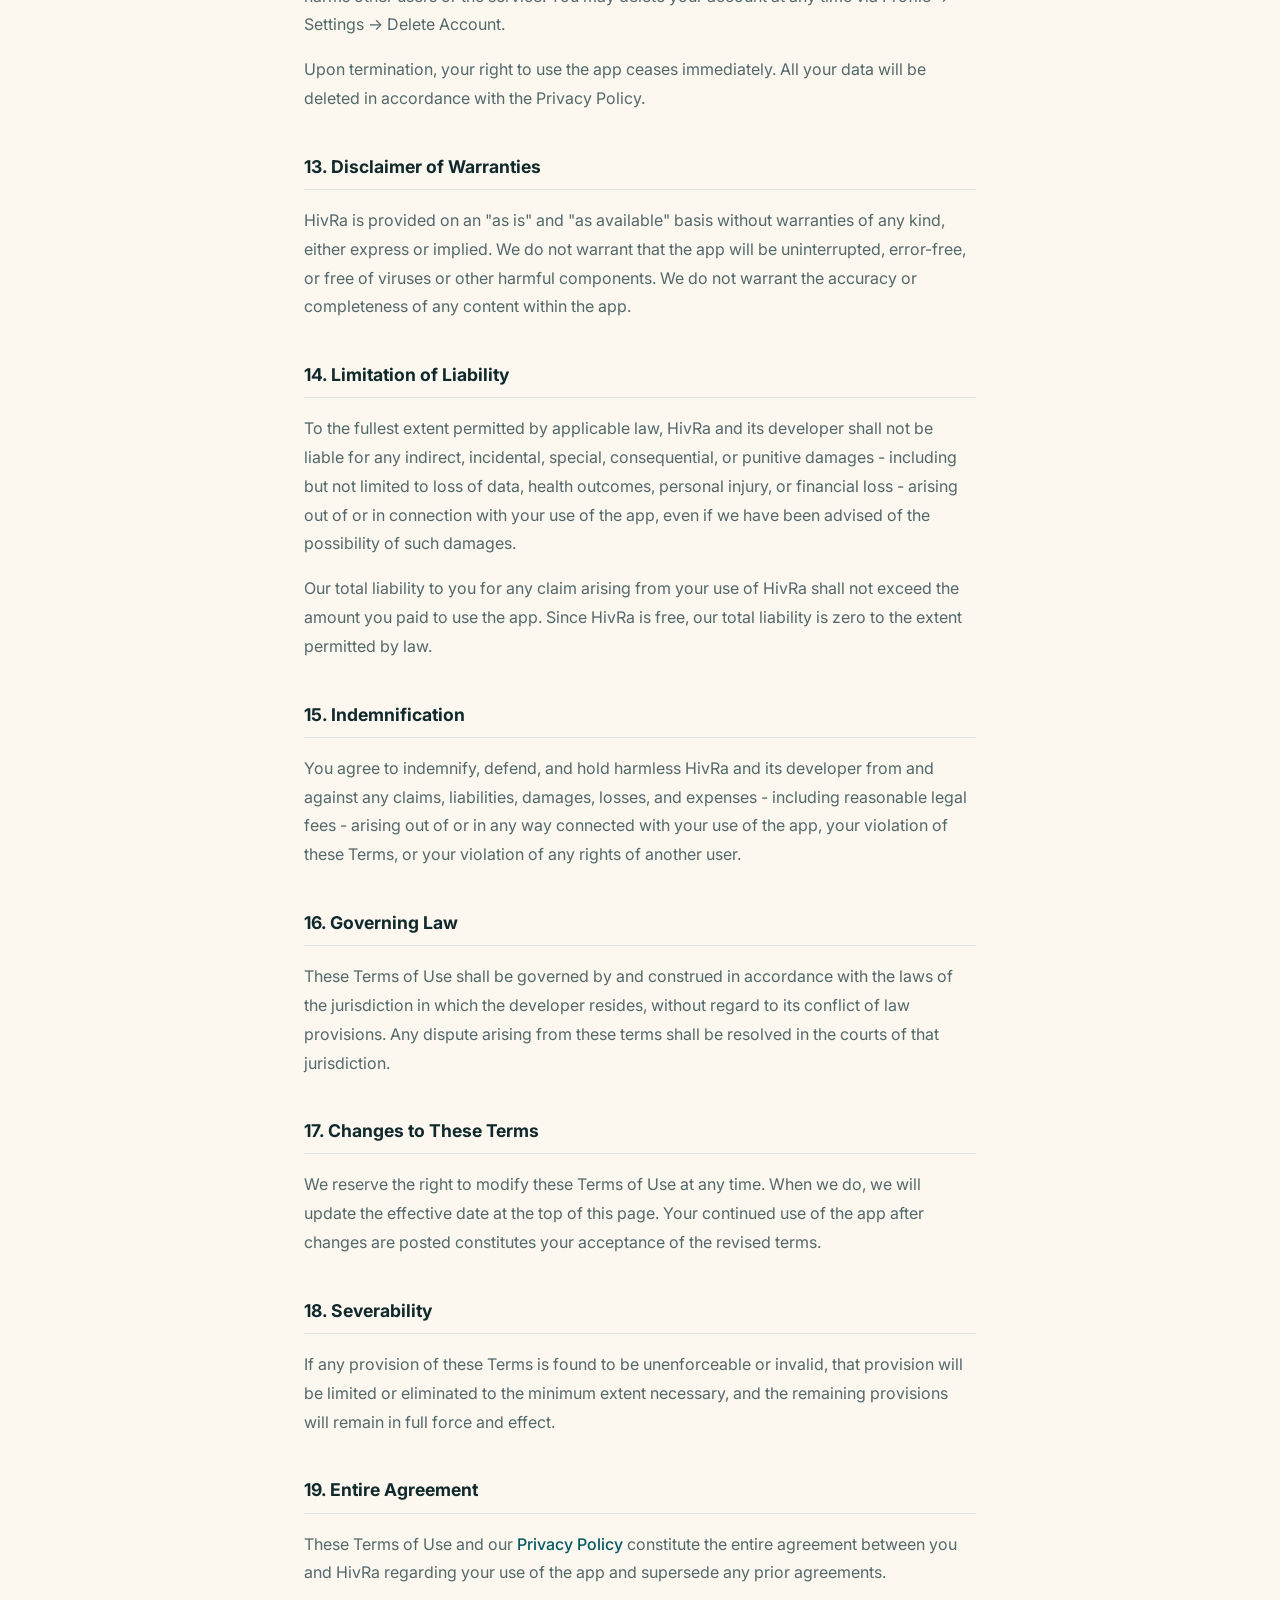
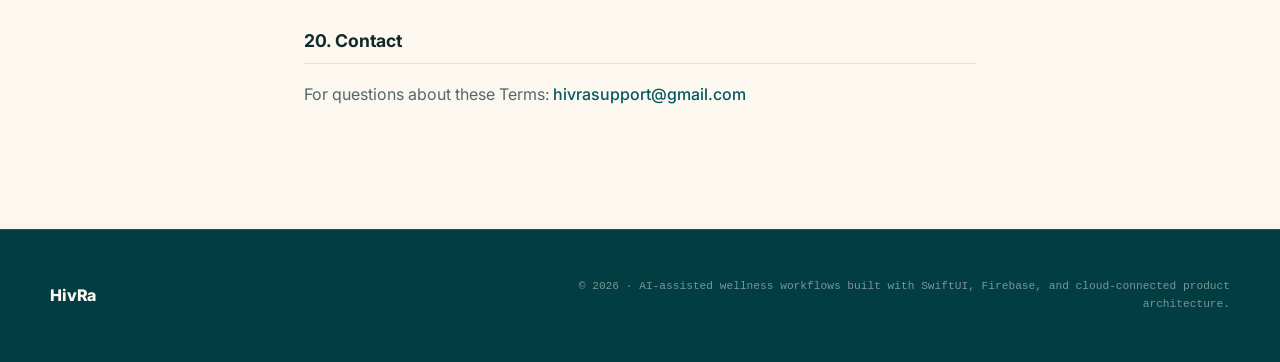
<file: terms.html>
<!DOCTYPE html>
<html lang="en">
<head>
    <meta charset="UTF-8">
    <meta name="viewport" content="width=device-width, initial-scale=1.0">
    <title>Terms of Use - HivRa</title>
    <meta name="description" content="HivRa terms of use. Your rights and responsibilities when using the app.">
    <meta name="author" content="Hiba Begum">

    <link rel="icon" href="data:image/svg+xml,<svg xmlns='http://www.w3.org/2000/svg' viewBox='0 0 100 100'><circle cx='50' cy='50' r='36' fill='%236ee7b7'/></svg>">
    <link rel="preconnect" href="https://fonts.googleapis.com">
    <link rel="preconnect" href="https://fonts.gstatic.com" crossorigin>
    <link href="https://fonts.googleapis.com/css2?family=Inter:wght@400;500;600;700;800&display=swap" rel="stylesheet">

    <link rel="stylesheet" href="css/variables.css">
    <link rel="stylesheet" href="css/base.css">
    <link rel="stylesheet" href="css/components.css">
    <link rel="stylesheet" href="css/sections.css">
    <link rel="stylesheet" href="css/responsive.css">

    <style>
        .privacy {
            padding: var(--space-24) 0 var(--space-20);
        }

        .privacy__container {
            max-width: 720px;
            margin: 0 auto;
            padding: 0 var(--container-padding);
        }

        .privacy__eyebrow {
            display: flex;
            align-items: center;
            gap: var(--space-2);
            font-size: var(--text-xs);
            font-weight: 600;
            letter-spacing: 0.1em;
            text-transform: uppercase;
            color: var(--color-accent);
            margin-bottom: var(--space-4);
        }

        .privacy__eyebrow-dot {
            width: 6px;
            height: 6px;
            border-radius: var(--radius-full);
            background: var(--color-accent);
            flex-shrink: 0;
        }

        .privacy__title {
            font-size: clamp(2rem, 4vw, 3rem);
            font-weight: 800;
            line-height: 1.15;
            letter-spacing: -0.03em;
            color: var(--color-text-primary);
            margin-bottom: var(--space-3);
        }

        .privacy__meta {
            font-size: var(--text-sm);
            color: var(--color-text-muted);
            margin-bottom: var(--space-12);
        }

        .privacy__divider {
            height: 1px;
            background: var(--color-border);
            margin-bottom: var(--space-12);
        }

        .privacy__section {
            margin-bottom: var(--space-10);
        }

        .privacy__section-title {
            font-size: 1.1rem;
            font-weight: 700;
            color: var(--color-text-primary);
            margin-bottom: var(--space-4);
            padding-bottom: var(--space-2);
            border-bottom: 1px solid var(--color-border);
        }

        .privacy__body {
            font-size: var(--text-body);
            line-height: 1.8;
            color: var(--color-text-secondary);
        }

        .privacy__body p {
            margin-bottom: var(--space-4);
        }

        .privacy__body p:last-child {
            margin-bottom: 0;
        }

        .privacy__list {
            list-style: none;
            padding: 0;
            margin: 0 0 var(--space-4);
            display: flex;
            flex-direction: column;
            gap: var(--space-3);
        }

        .privacy__list li {
            display: flex;
            gap: var(--space-3);
            font-size: var(--text-body);
            line-height: 1.7;
            color: var(--color-text-secondary);
        }

        .privacy__list li::before {
            content: '';
            display: block;
            width: 5px;
            height: 5px;
            border-radius: var(--radius-full);
            background: var(--color-accent);
            margin-top: 0.65em;
            flex-shrink: 0;
        }

        .privacy__list strong {
            color: var(--color-text-primary);
            font-weight: 600;
        }

        .privacy__highlight {
            background: var(--color-accent-soft);
            border: 1px solid rgba(110, 231, 183, 0.2);
            border-radius: var(--radius-lg);
            padding: var(--space-5) var(--space-6);
            margin-bottom: var(--space-6);
        }

        .privacy__highlight p {
            margin: 0;
            font-size: var(--text-sm);
            color: var(--color-text-secondary);
            line-height: 1.7;
        }

        .privacy__contact-link {
            color: #045A63;
            text-decoration: none;
            font-weight: 500;
            transition: color var(--transition-fast);
        }

        .privacy__contact-link:hover {
            color: #023D43;
        }

        .privacy__back {
            display: inline-flex;
            align-items: center;
            gap: var(--space-2);
            font-size: var(--text-sm);
            font-weight: 500;
            color: var(--color-text-muted);
            text-decoration: none;
            margin-bottom: var(--space-12);
            transition: color var(--transition-fast);
        }

        .privacy__back:hover {
            color: var(--color-accent);
        }

        .privacy__back svg {
            width: 14px;
            height: 14px;
        }
    </style>
</head>
<body>
    <nav class="nav" id="nav">
        <div class="nav__container">
            <a href="index.html" class="nav__logo" aria-label="HivRa home">
                <span class="nav__logo-mark"></span>
                HivRa
            </a>
            <ul class="nav__links">
                <li><a href="index.html#origin" class="nav__link">Origin</a></li>
                <li><a href="index.html#how-it-works" class="nav__link">System</a></li>
                <li><a href="index.html#features" class="nav__link">Features</a></li>
                <li><a href="index.html#engineering" class="nav__link">Engineering</a></li>
                <li><a href="index.html#about" class="nav__link">Builder</a></li>
            </ul>
            <button class="nav__toggle" aria-label="Toggle navigation" id="navToggle">
                <span></span>
                <span></span>
                <span></span>
            </button>
        </div>
    </nav>

    <main>
        <article class="privacy">
            <div class="privacy__container">
                <a href="index.html" class="privacy__back">
                    <svg viewBox="0 0 14 14" fill="none" stroke="currentColor" stroke-width="1.75" stroke-linecap="round" stroke-linejoin="round" aria-hidden="true">
                        <path d="M9 2L4 7l5 5"/>
                    </svg>
                    Back to HivRa
                </a>

                <div class="privacy__eyebrow">
                    <span class="privacy__eyebrow-dot"></span>
                    Legal
                </div>
                <h1 class="privacy__title">Terms of Use</h1>
                <p class="privacy__meta">Effective Date: June 12, 2026 &nbsp;·&nbsp; App: HivRa &nbsp;·&nbsp; Developer: Hiba Begum</p>

                <div class="privacy__divider"></div>

                <div class="privacy__highlight">
                    <p>By using HivRa you agree to these Terms of Use. AI-generated meal and nutrition recommendations are for informational purposes only and are not medical advice. Always consult a qualified healthcare professional before making significant changes to your diet or exercise routine.</p>
                </div>

                <section class="privacy__section" aria-labelledby="acceptance-title">
                    <h2 class="privacy__section-title" id="acceptance-title">1. Acceptance of Terms</h2>
                    <div class="privacy__body">
                        <p>By downloading, installing, or using HivRa, you agree to be bound by these Terms of Use. If you do not agree to these terms, do not use the app. These terms apply to all users of HivRa, including users who access the app without creating an account.</p>
                    </div>
                </section>

                <section class="privacy__section" aria-labelledby="eligibility-title">
                    <h2 class="privacy__section-title" id="eligibility-title">2. Eligibility</h2>
                    <div class="privacy__body">
                        <p>You must be at least 16 years of age to use HivRa. By creating an account and using the app, you confirm that you meet this age requirement. HivRa does not permit users under 16 to register, create an account, or access any features of the app.</p>
                        <p>Date of birth is collected during onboarding solely to verify age eligibility and to calculate personalised wellness metrics such as calorie targets. If our records indicate that a user is under 16, we will immediately restrict access and delete any associated account data.</p>
                        <p>If you are a parent or guardian and believe your child under 16 has created an account, please contact us at <a href="mailto:hivrasupport@gmail.com" class="privacy__contact-link">hivrasupport@gmail.com</a>. We will promptly investigate and permanently delete the account and all associated data upon verification.</p>
                    </div>
                </section>

                <section class="privacy__section" aria-labelledby="account-title">
                    <h2 class="privacy__section-title" id="account-title">3. Account Registration</h2>
                    <div class="privacy__body">
                        <p>You are responsible for maintaining the confidentiality of your account credentials. You are responsible for all activity that occurs under your account. You agree to notify us immediately at <a href="mailto:hivrasupport@gmail.com" class="privacy__contact-link">hivrasupport@gmail.com</a> if you become aware of any unauthorised use of your account. We are not liable for any loss or damage arising from your failure to protect your account credentials.</p>
                        <p>You may only create one account per person. Creating multiple accounts to circumvent rate limits or any other restriction is a violation of these terms and may result in account termination.</p>
                    </div>
                </section>

                <section class="privacy__section" aria-labelledby="use-title">
                    <h2 class="privacy__section-title" id="use-title">4. Acceptable Use</h2>
                    <div class="privacy__body">
                        <p>You agree to use HivRa only for its intended purpose: personal wellness tracking, meal planning, and grocery list management. You agree not to:</p>
                    </div>
                    <ul class="privacy__list">
                        <li><span>Use the app for any unlawful purpose or in violation of any applicable laws or regulations</span></li>
                        <li><span>Attempt to reverse engineer, decompile, or extract the source code of the app</span></li>
                        <li><span>Attempt to bypass, disable, or interfere with any security feature of the app including authentication, rate limiting, or quota enforcement</span></li>
                        <li><span>Use automated scripts, bots, or other tools to make requests to HivRa's backend services</span></li>
                        <li><span>Create multiple accounts to circumvent the daily AI recommendation limit or any other usage restriction</span></li>
                        <li><span>Upload, transmit, or share content that is unlawful, harmful, threatening, abusive, harassing, defamatory, or otherwise objectionable</span></li>
                        <li><span>Impersonate any person or entity or misrepresent your affiliation with any person or entity</span></li>
                        <li><span>Attempt to access another user's account or data without their permission</span></li>
                        <li><span>Use the grocery list sharing feature to contact or harass users who have not consented to being contacted</span></li>
                    </ul>
                </section>

                <section class="privacy__section" aria-labelledby="ai-title">
                    <h2 class="privacy__section-title" id="ai-title">5. AI-Generated Content Disclaimer</h2>
                    <div class="privacy__body">
                        <p>HivRa provides AI-generated meal recommendations powered by the Groq/Llama language model. These recommendations are provided for informational and convenience purposes only.</p>
                        <p>AI recommendations are not medical or nutritional advice. They are not a substitute for advice from a qualified healthcare professional, registered dietitian, or nutritionist. HivRa makes no representations or warranties regarding the accuracy, completeness, suitability, or safety of any AI-generated recommendation for any individual user.</p>
                        <p>You acknowledge that:</p>
                    </div>
                    <ul class="privacy__list">
                        <li><span>AI-generated content may contain errors, inaccuracies, or inappropriate suggestions</span></li>
                        <li><span>Nutritional needs vary significantly between individuals based on health conditions, medications, allergies, and other factors the app is not aware of</span></li>
                        <li><span>You are solely responsible for evaluating the suitability of any meal recommendation before acting on it</span></li>
                        <li><span>You should consult a qualified healthcare professional before making significant changes to your diet, particularly if you have any medical condition, food allergy, or are pregnant or breastfeeding</span></li>
                    </ul>
                    <div class="privacy__body">
                        <p>HivRa, its developer, and any affiliated parties shall not be liable for any health outcomes, adverse reactions, injury, or harm resulting from following AI-generated meal recommendations.</p>
                    </div>
                </section>

                <section class="privacy__section" aria-labelledby="health-title">
                    <h2 class="privacy__section-title" id="health-title">6. Health and Fitness Disclaimer</h2>
                    <div class="privacy__body">
                        <p>HivRa provides workout tracking, calorie estimation, and fitness-related features for personal tracking purposes only. Nothing in HivRa constitutes medical advice, diagnosis, or treatment.</p>
                        <p>You acknowledge that:</p>
                    </div>
                    <ul class="privacy__list">
                        <li><span>Calorie and TDEE calculations are estimates based on standard formulas and may not reflect your individual metabolism or health status</span></li>
                        <li><span>Workout suggestions and recovery card recommendations are general in nature and not tailored to your medical history or physical limitations</span></li>
                        <li><span>Vigorous exercise carries inherent risks including injury</span></li>
                        <li><span>You should consult a qualified healthcare professional before beginning any new exercise programme, particularly if you have a pre-existing medical condition, injury, or have been sedentary</span></li>
                    </ul>
                    <div class="privacy__body">
                        <p>HivRa, its developer, and any affiliated parties shall not be liable for any injury, health outcome, or harm arising from use of the fitness tracking or workout features.</p>
                    </div>
                </section>

                <section class="privacy__section" aria-labelledby="healthkit-title">
                    <h2 class="privacy__section-title" id="healthkit-title">7. HealthKit Data</h2>
                    <div class="privacy__body">
                        <p>HivRa requests access to Apple HealthKit data including step count, active calories, and heart rate. You grant this permission voluntarily through iOS system prompts. You may revoke this permission at any time via iOS Settings. HivRa will continue to function without HealthKit access, though some features will have reduced personalisation.</p>
                    </div>
                </section>

                <section class="privacy__section" aria-labelledby="grocery-title">
                    <h2 class="privacy__section-title" id="grocery-title">8. Grocery List Sharing</h2>
                    <div class="privacy__body">
                        <p>When you share a grocery list with another user, you understand and agree that:</p>
                    </div>
                    <ul class="privacy__list">
                        <li><span>The invited user will be able to see and edit the contents of the shared list</span></li>
                        <li><span>Your email address will be visible to users you invite</span></li>
                        <li><span>You are responsible for only inviting users who have consented to being added to your list</span></li>
                        <li><span>HivRa is not responsible for misuse of the sharing feature by other users</span></li>
                        <li><span>You may remove collaborators from your list at any time</span></li>
                    </ul>
                </section>

                <section class="privacy__section" aria-labelledby="ratelimit-title">
                    <h2 class="privacy__section-title" id="ratelimit-title">9. Rate Limiting and Fair Use</h2>
                    <div class="privacy__body">
                        <p>HivRa enforces a limit of 15 AI meal recommendations per user per calendar day. This limit exists to ensure fair access for all users and to manage operational costs. Attempting to circumvent this limit - including by creating multiple accounts - is a violation of these terms.</p>
                        <p>If the AI service is unavailable, HivRa may provide recommendations from a static fallback corpus. The quality and personalisation of fallback recommendations may differ from AI-generated ones.</p>
                    </div>
                </section>

                <section class="privacy__section" aria-labelledby="ip-title">
                    <h2 class="privacy__section-title" id="ip-title">10. Intellectual Property</h2>
                    <div class="privacy__body">
                        <p>HivRa and all content, features, and functionality within it - including but not limited to the app design, logo, icons, and code - are the property of Hiba Begum and are protected by applicable intellectual property laws. You may not reproduce, distribute, modify, or create derivative works from any part of HivRa without explicit written permission.</p>
                    </div>
                </section>

                <section class="privacy__section" aria-labelledby="ugc-title">
                    <h2 class="privacy__section-title" id="ugc-title">11. User-Generated Content</h2>
                    <div class="privacy__body">
                        <p>You retain ownership of content you create within HivRa, including recipes, meal plans, and grocery lists. By storing this content in HivRa, you grant us a limited licence to store, process, and display that content solely for the purpose of providing the app's features to you. We do not claim ownership of your content and will not use it for any other purpose.</p>
                    </div>
                </section>

                <section class="privacy__section" aria-labelledby="termination-title">
                    <h2 class="privacy__section-title" id="termination-title">12. Account Termination</h2>
                    <div class="privacy__body">
                        <p>We reserve the right to suspend or terminate your account at our sole discretion if you violate these Terms of Use, engage in abusive behaviour, or use the app in a way that harms other users or the service. You may delete your account at any time via Profile → Settings → Delete Account.</p>
                        <p>Upon termination, your right to use the app ceases immediately. All your data will be deleted in accordance with the Privacy Policy.</p>
                    </div>
                </section>

                <section class="privacy__section" aria-labelledby="warranties-title">
                    <h2 class="privacy__section-title" id="warranties-title">13. Disclaimer of Warranties</h2>
                    <div class="privacy__body">
                        <p>HivRa is provided on an "as is" and "as available" basis without warranties of any kind, either express or implied. We do not warrant that the app will be uninterrupted, error-free, or free of viruses or other harmful components. We do not warrant the accuracy or completeness of any content within the app.</p>
                    </div>
                </section>

                <section class="privacy__section" aria-labelledby="liability-title">
                    <h2 class="privacy__section-title" id="liability-title">14. Limitation of Liability</h2>
                    <div class="privacy__body">
                        <p>To the fullest extent permitted by applicable law, HivRa and its developer shall not be liable for any indirect, incidental, special, consequential, or punitive damages - including but not limited to loss of data, health outcomes, personal injury, or financial loss - arising out of or in connection with your use of the app, even if we have been advised of the possibility of such damages.</p>
                        <p>Our total liability to you for any claim arising from your use of HivRa shall not exceed the amount you paid to use the app. Since HivRa is free, our total liability is zero to the extent permitted by law.</p>
                    </div>
                </section>

                <section class="privacy__section" aria-labelledby="indemnification-title">
                    <h2 class="privacy__section-title" id="indemnification-title">15. Indemnification</h2>
                    <div class="privacy__body">
                        <p>You agree to indemnify, defend, and hold harmless HivRa and its developer from and against any claims, liabilities, damages, losses, and expenses - including reasonable legal fees - arising out of or in any way connected with your use of the app, your violation of these Terms, or your violation of any rights of another user.</p>
                    </div>
                </section>

                <section class="privacy__section" aria-labelledby="law-title">
                    <h2 class="privacy__section-title" id="law-title">16. Governing Law</h2>
                    <div class="privacy__body">
                        <p>These Terms of Use shall be governed by and construed in accordance with the laws of the jurisdiction in which the developer resides, without regard to its conflict of law provisions. Any dispute arising from these terms shall be resolved in the courts of that jurisdiction.</p>
                    </div>
                </section>

                <section class="privacy__section" aria-labelledby="changes-title">
                    <h2 class="privacy__section-title" id="changes-title">17. Changes to These Terms</h2>
                    <div class="privacy__body">
                        <p>We reserve the right to modify these Terms of Use at any time. When we do, we will update the effective date at the top of this page. Your continued use of the app after changes are posted constitutes your acceptance of the revised terms.</p>
                    </div>
                </section>

                <section class="privacy__section" aria-labelledby="severability-title">
                    <h2 class="privacy__section-title" id="severability-title">18. Severability</h2>
                    <div class="privacy__body">
                        <p>If any provision of these Terms is found to be unenforceable or invalid, that provision will be limited or eliminated to the minimum extent necessary, and the remaining provisions will remain in full force and effect.</p>
                    </div>
                </section>

                <section class="privacy__section" aria-labelledby="agreement-title">
                    <h2 class="privacy__section-title" id="agreement-title">19. Entire Agreement</h2>
                    <div class="privacy__body">
                        <p>These Terms of Use and our <a href="privacy.html" class="privacy__contact-link">Privacy Policy</a> constitute the entire agreement between you and HivRa regarding your use of the app and supersede any prior agreements.</p>
                    </div>
                </section>

                <section class="privacy__section" aria-labelledby="contact-title">
                    <h2 class="privacy__section-title" id="contact-title">20. Contact</h2>
                    <div class="privacy__body">
                        <p>For questions about these Terms: <a href="mailto:hivrasupport@gmail.com" class="privacy__contact-link">hivrasupport@gmail.com</a></p>
                    </div>
                </section>
            </div>
        </article>
    </main>

    <footer class="footer">
        <div class="footer__container">
            <p class="footer__brand">HivRa</p>
            <p class="footer__copyright">© 2026 · AI-assisted wellness workflows built with SwiftUI, Firebase, and cloud-connected product architecture.</p>
        </div>
    </footer>

    <script src="js/main.js"></script>
</body>
</html>
</file>
<file: css/variables.css>
/* ============================================
   Design Tokens
   ============================================ */

:root {
  /* ── Brand palette ── */
  --color-teal-900: #023D43;
  --color-teal-800: #03484F;
  --color-teal-700: #045A63;
  --color-teal-600: #0B6B72;

  --color-cream-50:    #FCF7EF;
  --color-cream-100:   #FDF5E0;
  --color-beige:       #EADCB6;
  --color-gold:        #F6C666;
  --color-gold-bright: #FFD47A;
  --color-mist:        #E8F0F0;
  --color-blush:       #FBEAE8;
  --color-clay:        #BD5138;

  /* ── Semantic backgrounds ── */
  --color-bg:      var(--color-cream-50);
  --color-bg-soft: var(--color-cream-100);
  --color-bg-mist: var(--color-mist);
  --color-bg-dark: var(--color-teal-700);

  /* ── Text (light sections) ── */
  --color-text-primary:   #10292D;
  --color-text-secondary: #52686B;
  --color-text-muted:     #789094;

  /* ── Text (dark sections) ── */
  --color-text-on-dark:       #FCF7EF;
  --color-text-on-dark-soft:  rgba(252, 247, 239, 0.78);
  --color-text-on-dark-muted: rgba(252, 247, 239, 0.48);

  /* ── Accents ── */
  --color-accent:      var(--color-gold);
  --color-accent-clay: var(--color-clay);

  /* ── Borders ── */
  --color-border:       rgba(4, 90, 99, 0.12);
  --color-border-hover: rgba(4, 90, 99, 0.26);
  --color-border-light: rgba(252, 247, 239, 0.16);
  --color-border-gold:  rgba(246, 198, 102, 0.34);

  /* ── Shadows ── */
  --shadow-sm:       0 2px 10px rgba(2, 61, 67, 0.06);
  --shadow-md:       0 8px 30px rgba(2, 61, 67, 0.10);
  --shadow-lg:       0 20px 60px rgba(2, 61, 67, 0.17);
  --shadow-card:     0 2px 14px rgba(2, 61, 67, 0.07), 0 1px 0 rgba(255,255,255,0.9) inset;
  --shadow-phone:    0 34px 90px rgba(0,0,0,0.30), 0 0 50px rgba(246,198,102,0.08);
  --shadow-elevated: 0 24px 70px rgba(0,0,0,0.22);

  /* ── Typography ── */
  --font-sans: 'Inter', system-ui, -apple-system, BlinkMacSystemFont, 'Segoe UI', sans-serif;
  --font-mono: ui-monospace, SFMono-Regular, 'SF Mono', Menlo, Monaco, Consolas, monospace;

  --text-display: clamp(3.25rem, 7vw, 6.9rem);
  --text-h1:      clamp(2rem, 4vw, 3.75rem);
  --text-h2:      clamp(1.05rem, 2vw, 1.35rem);
  --text-body:    1rem;
  --text-sm:      0.9rem;
  --text-xs:      0.78rem;
  --text-2xs:     0.7rem;

  /* ── Spacing ── */
  --space-1:  0.25rem;
  --space-2:  0.5rem;
  --space-3:  0.75rem;
  --space-4:  1rem;
  --space-5:  1.25rem;
  --space-6:  1.5rem;
  --space-8:  2rem;
  --space-10: 2.5rem;
  --space-12: 3rem;
  --space-16: 4rem;
  --space-20: 5rem;
  --space-24: 6rem;

  /* ── Layout ── */
  --container-max:     1180px;
  --container-padding: var(--space-6);

  /* ── Radius ── */
  --radius-sm:   8px;
  --radius-md:   14px;
  --radius-lg:   20px;
  --radius-xl:   28px;
  --radius-full: 9999px;

  /* ── Motion ── */
  --transition-fast: 150ms ease;
  --transition-base: 220ms ease;
  --transition-slow: 360ms ease;
}
</file>
<file: css/base.css>
/* ============================================
   Base Styles
   ============================================ */

*, *::before, *::after {
    margin: 0;
    padding: 0;
    box-sizing: border-box;
}

html {
    scroll-behavior: smooth;
    -webkit-font-smoothing: antialiased;
    -moz-osx-font-smoothing: grayscale;
}

body {
    font-family: var(--font-sans);
    background: var(--color-bg);
    color: var(--color-text-primary);
    line-height: 1.6;
    min-height: 100vh;
    overflow-x: hidden;
}

img {
    max-width: 100%;
}

::selection {
    background: rgba(246, 198, 102, 0.26);
    color: var(--color-text-primary);
}

::-webkit-scrollbar {
    width: 8px;
}

::-webkit-scrollbar-track {
    background: var(--color-cream-100);
}

::-webkit-scrollbar-thumb {
    background: rgba(4, 90, 99, 0.22);
    border-radius: var(--radius-sm);
}

::-webkit-scrollbar-thumb:hover {
    background: rgba(4, 90, 99, 0.38);
}

:focus-visible {
    outline: 2px solid var(--color-teal-700);
    outline-offset: 3px;
}

.icon {
    width: 20px;
    height: 20px;
    flex-shrink: 0;
}

.reveal {
    opacity: 0;
    transform: translateY(18px);
    transition: opacity 620ms ease, transform 620ms ease;
}

.reveal.revealed {
    opacity: 1;
    transform: translateY(0);
}
</file>
<file: css/components.css>
/* ============================================
   Components
   ============================================ */

/* ── Links ── */
.founder-card__link {
    color: var(--color-teal-700);
    text-decoration: underline;
    text-decoration-color: rgba(4, 90, 99, 0.28);
    text-underline-offset: 3px;
    transition: color 0.15s ease, text-decoration-color 0.15s ease;
}

.founder-card__link:hover {
    color: var(--color-clay);
    text-decoration-color: currentColor;
}

/* ── Buttons ── */
.btn {
    display: inline-flex;
    align-items: center;
    justify-content: center;
    gap: var(--space-2);
    min-height: 48px;
    padding: var(--space-3) var(--space-6);
    border-radius: var(--radius-full);
    font-size: var(--text-sm);
    font-weight: 700;
    text-decoration: none;
    border: 1.5px solid transparent;
    cursor: pointer;
    letter-spacing: 0.01em;
    transition:
        transform var(--transition-base),
        box-shadow var(--transition-base),
        background var(--transition-base),
        border-color var(--transition-base),
        color var(--transition-base);
}

.btn:hover {
    transform: translateY(-2px);
}

/* Primary: golden CTA */
.btn--primary {
    background: var(--color-gold);
    color: #2B2209;
    border-color: var(--color-gold);
    box-shadow: 0 8px 24px rgba(246, 198, 102, 0.30);
}

.btn--primary:hover {
    background: var(--color-gold-bright);
    border-color: var(--color-gold-bright);
    box-shadow: 0 14px 36px rgba(246, 198, 102, 0.44);
}

/* Secondary: ghost on dark (hero) */
.btn--secondary {
    background: rgba(252, 247, 239, 0.09);
    color: var(--color-text-on-dark);
    border-color: rgba(252, 247, 239, 0.28);
    backdrop-filter: blur(12px);
}

.btn--secondary:hover {
    background: rgba(252, 247, 239, 0.16);
    border-color: rgba(252, 247, 239, 0.48);
}

/* Outline teal: for light section contexts */
.btn--outline {
    background: transparent;
    color: var(--color-teal-700);
    border-color: var(--color-border-hover);
}

.btn--outline:hover {
    background: rgba(4, 90, 99, 0.06);
    border-color: var(--color-teal-700);
}

/* ── Eyebrow ── */
.eyebrow {
    display: inline-flex;
    align-items: center;
    gap: var(--space-2);
    margin-bottom: var(--space-4);
    color: var(--color-clay);
    font-family: var(--font-mono);
    font-size: var(--text-xs);
    font-weight: 700;
    letter-spacing: 0.10em;
    text-transform: uppercase;
}

.eyebrow__dot {
    width: 7px;
    height: 7px;
    border-radius: var(--radius-full);
    background: var(--color-clay);
    box-shadow: 0 0 10px rgba(189, 81, 56, 0.42);
    flex-shrink: 0;
}

/* Override: hero has dark bg so use gold */
.hero .eyebrow {
    color: var(--color-gold);
}

.hero .eyebrow__dot {
    background: var(--color-gold);
    box-shadow: 0 0 16px rgba(246, 198, 102, 0.60);
}

/* ── Tags ── */
.tags {
    display: flex;
    flex-wrap: wrap;
    gap: var(--space-2);
    margin-bottom: var(--space-8);
}

.tags--center {
    justify-content: center;
}

.tag {
    display: inline-flex;
    align-items: center;
    min-height: 30px;
    padding: var(--space-1) var(--space-3);
    background: rgba(4, 90, 99, 0.07);
    border: 1px solid var(--color-border);
    border-radius: var(--radius-sm);
    color: var(--color-text-secondary);
    font-family: var(--font-mono);
    font-size: var(--text-2xs);
    font-weight: 600;
}

/* ── Phone mockup ── */
.phone {
    width: 292px;
    margin: 0 auto;
}

.phone--screenshot {
    width: min(330px, 72vw);
}

.phone--hero {
    position: relative;
    z-index: 3;
    transform: rotate(2deg);
}

.phone__frame {
    background: linear-gradient(145deg, rgba(252, 247, 239, 0.22), rgba(3, 79, 87, 0.86));
    border-radius: 48px;
    padding: 10px;
    border: 1px solid rgba(252, 247, 239, 0.20);
    box-shadow: var(--shadow-phone);
}

.phone__screen {
    background-color: var(--color-teal-800);
    border-radius: 39px;
    overflow: hidden;
    aspect-ratio: 9 / 19;
    display: flex;
    flex-direction: column;
    position: relative;
}

.phone__dynamic-island {
    position: absolute;
    top: 14px;
    left: 50%;
    transform: translateX(-50%);
    width: 70px;
    height: 20px;
    background-color: #020305;
    border-radius: var(--radius-full);
    z-index: 2;
}

.phone--hero .phone__dynamic-island,
.phone--screenshot .phone__dynamic-island {
    display: none;
}

.phone__screen--image,
.phone__screen--screenshot {
    padding: 0;
}

.phone__screenshot-img,
.screenshot-img {
    width: 100%;
    height: 100%;
    object-fit: cover;
    object-position: top;
    border-radius: 39px;
    display: block;
}

/* ── Cards (default: cream/white, for light sections) ── */
.feature-card,
.workflow-card,
.arch-card {
    position: relative;
    overflow: hidden;
    padding: var(--space-6);
    background: #FFFFFF;
    border: 1px solid var(--color-border);
    border-radius: var(--radius-md);
    box-shadow: var(--shadow-card);
    transition:
        transform var(--transition-base),
        border-color var(--transition-base),
        box-shadow var(--transition-base);
}

.feature-card:hover,
.workflow-card:hover,
.arch-card:hover {
    transform: translateY(-3px);
    border-color: var(--color-border-hover);
    box-shadow: var(--shadow-md);
}

/* Accent top bar */
.feature-card::before,
.workflow-card::before,
.arch-card::before {
    content: '';
    position: absolute;
    inset: 0 0 auto 0;
    height: 3px;
    border-radius: var(--radius-md) var(--radius-md) 0 0;
    background: linear-gradient(90deg, var(--color-gold), var(--color-clay));
    opacity: 0.78;
}

/* ── Card icon / number badge ── */
.feature-card__icon,
.workflow-card__number {
    display: inline-flex;
    align-items: center;
    justify-content: center;
    width: 36px;
    height: 28px;
    margin-bottom: var(--space-5);
    border: 1px solid var(--color-border-gold);
    border-radius: var(--radius-sm);
    background: rgba(246, 198, 102, 0.10);
    color: var(--color-clay);
    font-family: var(--font-mono);
    font-size: var(--text-2xs);
    font-weight: 800;
}

/* ── Card typography ── */
.feature-card__title,
.workflow-card h3,
.arch-card__title {
    margin-bottom: var(--space-3);
    color: var(--color-text-primary);
    font-size: var(--text-h2);
    font-weight: 700;
    letter-spacing: -0.015em;
    line-height: 1.25;
}

.feature-card__desc,
.workflow-card p,
.arch-card__desc {
    color: var(--color-text-secondary);
    font-size: var(--text-sm);
    line-height: 1.78;
}

/* ── Tabs (default: for cream/mist sections) ── */
.tab {
    min-height: 36px;
    padding: var(--space-2) var(--space-4);
    border-radius: var(--radius-md);
    border: 1px solid var(--color-border);
    background: rgba(255, 255, 255, 0.72);
    color: var(--color-text-muted);
    font-size: var(--text-xs);
    font-weight: 700;
    cursor: pointer;
    transition: all var(--transition-base);
}

.tab:hover {
    color: var(--color-text-primary);
    border-color: var(--color-border-hover);
    background: #FFFFFF;
}

.tab--active {
    background: var(--color-teal-700);
    border-color: var(--color-teal-700);
    color: var(--color-text-on-dark);
}
</file>
<file: css/sections.css>
/* ============================================
   Sections
   ============================================ */

/* ── Nav ── */
.nav {
    position: fixed;
    top: 0;
    width: 100%;
    z-index: 100;
    background: rgba(3, 72, 79, 0.90);
    backdrop-filter: blur(22px);
    -webkit-backdrop-filter: blur(22px);
    border-bottom: 1px solid rgba(252, 247, 239, 0.10);
}

.nav__container {
    max-width: var(--container-max);
    height: 72px;
    margin: 0 auto;
    padding: 0 var(--container-padding);
    display: flex;
    align-items: center;
    justify-content: space-between;
}

.nav__logo {
    display: inline-flex;
    align-items: center;
    gap: var(--space-3);
    color: var(--color-text-on-dark);
    font-size: 1.08rem;
    font-weight: 800;
    text-decoration: none;
    letter-spacing: -0.01em;
}

/* Force correct size regardless of inline styles */
/*.nav__logo-img {
    width: 36px !important;
    height: 36px !important;
    border-radius: 10px !important;
    object-fit: cover !important;
    flex-shrink: 0;
    box-shadow: 0 4px 14px rgba(0, 0, 0, 0.22);
}*/
.nav__logo-img {
    width: 36px !important;
    height: 36px !important;
    object-fit: cover !important;
    object-position: center !important;
    flex-shrink: 0;
    display: block;
    border-radius: 10px !important;
    overflow: hidden;
    background: transparent !important;
    box-shadow: 0 4px 14px rgba(0, 0, 0, 0.22);
}

.nav__links {
    display: flex;
    gap: var(--space-6);
    list-style: none;
}

.nav__link {
    color: rgba(252, 247, 239, 0.62);
    text-decoration: none;
    font-size: var(--text-sm);
    font-weight: 600;
    letter-spacing: 0.01em;
    transition: color var(--transition-fast);
}

.nav__link:hover {
    color: var(--color-gold);
}

.nav__toggle {
    display: none;
    flex-direction: column;
    gap: 5px;
    background: none;
    border: none;
    cursor: pointer;
    padding: var(--space-2);
}

.nav__toggle span {
    display: block;
    width: 24px;
    height: 2px;
    background-color: var(--color-text-on-dark);
    border-radius: 2px;
    transition: all var(--transition-base);
}

/* ── Hero (dark teal) ── */
.hero {
    min-height: 100vh;
    padding: 150px var(--container-padding) var(--space-20);
    position: relative;
    overflow: hidden;
    background:
        radial-gradient(circle at 78% 18%, rgba(246, 198, 102, 0.18), transparent 34%),
        radial-gradient(circle at 18% 82%, rgba(232, 240, 240, 0.10), transparent 30%),
        linear-gradient(135deg, #03484F 0%, #045A63 55%, #023D43 100%);
    color: var(--color-text-on-dark);
}

/* Subtle grid texture */
.hero::before {
    content: '';
    position: absolute;
    inset: 0;
    background:
        linear-gradient(rgba(252, 247, 239, 0.024) 1px, transparent 1px),
        linear-gradient(90deg, rgba(252, 247, 239, 0.024) 1px, transparent 1px);
    background-size: 64px 64px;
    mask-image: linear-gradient(to bottom, black, transparent 80%);
    pointer-events: none;
}

/* Warm glow orb */
.hero::after {
    content: '';
    position: absolute;
    right: -8rem;
    top: 3rem;
    width: 44rem;
    height: 44rem;
    background: radial-gradient(circle, rgba(246, 198, 102, 0.11), transparent 65%);
    pointer-events: none;
}

.hero__container {
    position: relative;
    z-index: 1;
    width: 100%;
    max-width: var(--container-max);
    min-height: calc(100vh - 230px);
    margin: 0 auto;
    display: grid;
    grid-template-columns: minmax(0, 1.05fr) minmax(360px, 0.95fr);
    align-items: center;
    gap: var(--space-16);
}

.hero__copy {
    max-width: 760px;
    min-width: 0;
}

/* Warm cream gradient on title instead of cold blue */
.hero__title {
    margin-bottom: var(--space-6);
    max-width: 850px;
    font-size: var(--text-display);
    font-weight: 800;
    line-height: 1.0;
    letter-spacing: -0.03em;
    background: linear-gradient(175deg, #FFFFFF 0%, rgba(252, 247, 239, 0.97) 44%, rgba(234, 220, 182, 0.88) 100%);
    -webkit-background-clip: text;
    -webkit-text-fill-color: transparent;
    background-clip: text;
}

.hero__description {
    max-width: 640px;
    margin-bottom: var(--space-8);
    color: var(--color-text-on-dark-soft);
    font-size: clamp(1rem, 1.8vw, 1.15rem);
    line-height: 1.82;
}

.hero__actions {
    display: flex;
    flex-wrap: wrap;
    gap: var(--space-3);
    margin-bottom: var(--space-8);
}

.hero__signals {
    display: flex;
    flex-wrap: wrap;
    gap: var(--space-2);
}

.hero__signals span {
    display: inline-flex;
    align-items: center;
    min-height: 30px;
    padding: var(--space-1) var(--space-3);
    border: 1px solid rgba(252, 247, 239, 0.18);
    border-radius: var(--radius-full);
    color: rgba(252, 247, 239, 0.68);
    background: rgba(252, 247, 239, 0.08);
    font-size: var(--text-xs);
    font-weight: 600;
}

/* ── Hero visual + system map ── */
.hero__visual {
    position: relative;
    width: 100%;
    min-width: 0;
    min-height: 920px;
    display: grid;
    place-items: center;
}

/* Glass panel behind the phone */
.system-map {
    position: absolute;
    inset: 0;
    border: 1px solid rgba(252, 247, 239, 0.09);
    border-radius: var(--radius-xl);
    background:
        radial-gradient(circle at 50% 50%, rgba(246, 198, 102, 0.05), transparent 58%),
        rgba(3, 72, 79, 0.18);
    backdrop-filter: blur(2px);
}

/* Orbit rings */
.system-map::before {
    content: '';
    position: absolute;
    left: 50%;
    top: 50%;
    width: 68%;
    height: 68%;
    transform: translate(-50%, -50%);
    border: 1px dashed rgba(246, 198, 102, 0.13);
    border-radius: 50%;
    pointer-events: none;
}

.system-map::after {
    content: '';
    position: absolute;
    left: 50%;
    top: 50%;
    width: 40%;
    height: 40%;
    transform: translate(-50%, -50%);
    border: 1px dashed rgba(189, 81, 56, 0.13);
    border-radius: 50%;
    pointer-events: none;
}

.system-map__core,
.system-node {
    position: absolute;
    padding: var(--space-4);
    border-radius: var(--radius-md);
    backdrop-filter: blur(18px);
    -webkit-backdrop-filter: blur(18px);
}

/* Central hub: gold-to-clay gradient */
.system-map__core {
    left: 50%;
    top: 50%;
    width: 176px;
    transform: translate(-50%, -50%);
    text-align: center;
    background: linear-gradient(135deg, var(--color-gold), var(--color-clay));
    border: 1px solid rgba(246, 198, 102, 0.38);
    box-shadow: 0 12px 36px rgba(246, 198, 102, 0.20);
    color: #2B1204;
}

.system-map__core .system-map__label {
    color: rgba(43, 18, 4, 0.70);
}

.system-map__core strong {
    color: #2B1204;
    font-size: 0.92rem;
}

/* Satellite nodes */
.system-node {
    width: 180px;
    background: rgba(3, 72, 79, 0.74);
    border: 1px solid rgba(246, 198, 102, 0.20);
    box-shadow: 0 14px 40px rgba(0, 0, 0, 0.16);
    z-index: 2;
}

.system-map__label,
.system-node span {
    display: block;
    margin-bottom: var(--space-1);
    color: var(--color-gold);
    font-family: var(--font-mono);
    font-size: var(--text-xs);
    font-weight: 800;
    text-transform: uppercase;
    letter-spacing: 0.07em;
}

.system-map__core strong,
.system-node strong {
    display: block;
    color: var(--color-text-on-dark);
    font-size: 0.92rem;
    font-weight: 700;
}

/* Node positions: intentional quadrant layout */
.system-node--nutrition {
    left: 1.25rem;
    top: 5rem;
}

.system-node--training {
    right: 0.75rem;
    top: 5rem;
}

.system-node--grocery {
    left: 1.25rem;
    bottom: 6rem;
}

.system-node--habits {
    right: 0.75rem;
    bottom: 3.5rem;
}

/* ── Section defaults (light sections) ── */
.section {
    padding: var(--space-24) var(--container-padding);
    position: relative;
}

/* Alternating backgrounds */
.section--origin {
    background: var(--color-bg);
    border-top: 1px solid var(--color-border);
}

.section--how-it-works {
    background: var(--color-bg-soft);
    border-top: 1px solid rgba(4, 90, 99, 0.08);
}

.section--features {
    background: var(--color-bg);
    border-top: 1px solid var(--color-border);
}

.section--journeys {
    background: var(--color-bg-soft);
    border-top: 1px solid rgba(4, 90, 99, 0.08);
}

.section--screenshots {
    background: var(--color-bg-mist);
    border-top: 1px solid rgba(4, 90, 99, 0.10);
}

.section--engineering {
    background:
        radial-gradient(circle at 92% 8%, rgba(246, 198, 102, 0.10), transparent 28%),
        linear-gradient(180deg, var(--color-bg-soft), var(--color-bg));
    border-top: 1px solid var(--color-border);
}

.section--about {
    background: var(--color-bg-mist);
    border-top: 1px solid rgba(4, 90, 99, 0.10);
}

/* ── Section container + header ── */
.section__container {
    max-width: var(--container-max);
    margin: 0 auto;
}

.section__container--narrow {
    max-width: 780px;
}

.section__header {
    max-width: 760px;
    margin-bottom: var(--space-10);
}

.section__header--center {
    margin-left: auto;
    margin-right: auto;
    text-align: center;
}

.section__title {
    margin-bottom: var(--space-4);
    color: var(--color-text-primary);
    font-size: var(--text-h1);
    font-weight: 800;
    line-height: 1.06;
    letter-spacing: -0.03em;
}

.section__lead {
    max-width: 680px;
    color: var(--color-text-secondary);
    font-size: 1.05rem;
    line-height: 1.82;
}

.section__header--center .section__lead {
    margin: 0 auto;
}

/* ── Origin split layout ── */
.split {
    display: grid;
    grid-template-columns: minmax(280px, 0.82fr) minmax(0, 1.18fr);
    gap: var(--space-16);
    align-items: start;
}

.origin__story {
    display: grid;
    gap: var(--space-5);
    color: var(--color-text-secondary);
    font-size: 1.05rem;
    line-height: 1.88;
}

/* ── Workflow grid ── */
.workflow {
    display: grid;
    grid-template-columns: repeat(4, minmax(0, 1fr));
    gap: var(--space-5);
}

.workflow-card {
    min-height: 260px;
}

/* ── Features grid ── */
.features__grid {
    display: grid;
    grid-template-columns: repeat(3, minmax(0, 1fr));
    gap: var(--space-5);
}

.feature-card--wide {
    grid-column: span 2;
}

/* ── Screenshots section ── */
.screenshots {
    display: grid;
    grid-template-columns: minmax(280px, 0.8fr) minmax(320px, 1.2fr);
    gap: var(--space-16);
    align-items: center;
}

.screenshots__copy {
    max-width: 520px;
}

.screenshots__tabs {
    display: flex;
    flex-wrap: wrap;
    gap: var(--space-2);
    margin-top: var(--space-6);
}

/* Tabs on mist background */
.section--screenshots .tab {
    background: rgba(255, 255, 255, 0.72);
    color: var(--color-text-muted);
    border-color: rgba(4, 90, 99, 0.13);
}

.section--screenshots .tab:hover {
    background: #FFFFFF;
    color: var(--color-text-primary);
    border-color: var(--color-border-hover);
}

.section--screenshots .tab--active {
    background: var(--color-teal-700);
    border-color: var(--color-teal-700);
    color: var(--color-text-on-dark);
}

/* Phone display panel */
.screenshots__display {
    display: flex;
    justify-content: center;
    padding: var(--space-8);
    border: 1px solid rgba(4, 90, 99, 0.12);
    border-radius: var(--radius-xl);
    background: rgba(255, 255, 255, 0.62);
    box-shadow: var(--shadow-sm);
    backdrop-filter: blur(8px);
}

/* ── Journey widget (on soft cream section) ── */
.journey-widget {
    padding: var(--space-8);
    background: rgba(255, 255, 255, 0.72);
    border: 1px solid var(--color-border);
    border-radius: var(--radius-xl);
    box-shadow: var(--shadow-sm);
}

/* Override the inline-style dark tab background for journey widget */
.journey-widget .tab:not(.active) {
    background: rgba(4, 90, 99, 0.07) !important;
    color: var(--color-text-secondary) !important;
    border-color: var(--color-border) !important;
}

.journey-widget .tab:hover:not(.active) {
    background: rgba(4, 90, 99, 0.12) !important;
    color: var(--color-text-primary) !important;
    border-color: var(--color-border-hover) !important;
}

/* ── Engineering section ── */
.arch__grid {
    display: grid;
    grid-template-columns: repeat(3, minmax(0, 1fr));
    gap: var(--space-5);
}

/* ── About / Founders ── */
.about__bio {
    margin-bottom: var(--space-5);
    color: var(--color-text-secondary);
    font-size: 1.05rem;
    line-height: 1.85;
    text-align: center;
}

.about__bio--secondary {
    color: var(--color-text-muted);
}

.about__contact {
    display: flex;
    flex-wrap: wrap;
    justify-content: center;
    gap: var(--space-3);
    margin-top: var(--space-8);
}

.founders__grid {
    display: grid;
    grid-template-columns: repeat(2, minmax(0, 1fr));
    gap: var(--space-6);
    margin-top: var(--space-10);
}

/* Founder card: white on mist background */
.founder-card {
    position: relative;
    overflow: hidden;
    padding: var(--space-8);
    background: #FFFFFF;
    border: 1px solid var(--color-border);
    border-radius: var(--radius-md);
    box-shadow: var(--shadow-card);
    display: flex;
    flex-direction: column;
    transition: box-shadow var(--transition-base), transform var(--transition-base);
}

.founder-card::before {
    content: '';
    position: absolute;
    inset: 0 0 auto 0;
    height: 3px;
    border-radius: var(--radius-md) var(--radius-md) 0 0;
    background: linear-gradient(90deg, var(--color-gold), var(--color-clay));
    opacity: 0.78;
}

.founder-card:hover {
    box-shadow: var(--shadow-md);
    transform: translateY(-2px);
}

.founder-card__avatar {
    width: 72px;
    height: 72px;
    border-radius: var(--radius-lg);
    display: flex;
    align-items: center;
    justify-content: center;
    font-weight: 700;
    font-size: 1.2rem;
    letter-spacing: 0.02em;
    margin-bottom: var(--space-5);
    flex-shrink: 0;
}

.founder-card__avatar--hiba {
    background: transparent;
    border: none;
    padding: 0;
    overflow: hidden;
}

.founder-card__avatar--hiba .founder-card__photo {
    object-position: center 20%;
}

.founder-card__avatar--carolina {
    background: transparent;
    border: none;
    padding: 0;
    overflow: hidden;
}

.founder-card__photo {
    width: 100%;
    height: 100%;
    object-fit: cover;
    object-position: center top;
    border-radius: var(--radius-lg);
    display: block;
}

.founder-card__role {
    font-family: var(--font-mono);
    font-size: var(--text-2xs);
    color: var(--color-clay);
    text-transform: uppercase;
    letter-spacing: 0.09em;
    margin-bottom: var(--space-2);
}

.founder-card__name {
    font-size: 1.35rem;
    font-weight: 700;
    color: var(--color-text-primary);
    margin-bottom: var(--space-5);
    line-height: 1.25;
    letter-spacing: -0.02em;
}

.founder-card__bio {
    margin-bottom: var(--space-4);
    color: var(--color-text-secondary);
    font-size: 1rem;
    line-height: 1.85;
}

.founder-card__bio--secondary {
    color: var(--color-text-muted);
}

.founder-card .tags {
    margin-top: auto;
    margin-bottom: 0;
    padding-top: var(--space-4);
}

.founder-card__contact {
    display: flex;
    flex-wrap: wrap;
    gap: var(--space-3);
    margin-top: var(--space-5);
}

/* Outline teal buttons inside light founder cards */
.founder-card .btn--secondary {
    background: transparent;
    color: var(--color-teal-700);
    border-color: rgba(4, 90, 99, 0.28);
    backdrop-filter: none;
}

.founder-card .btn--secondary:hover {
    background: rgba(4, 90, 99, 0.06);
    border-color: var(--color-teal-700);
}

/* ── Footer (dark) ── */
.footer {
    padding: var(--space-12) var(--container-padding);
    border-top: 1px solid rgba(252, 247, 239, 0.10);
    background: var(--color-teal-900);
}

.footer__container {
    max-width: var(--container-max);
    margin: 0 auto;
    display: flex;
    align-items: center;
    justify-content: space-between;
    gap: var(--space-6);
    flex-wrap: wrap;
}

.footer__brand {
    color: var(--color-text-on-dark);
    font-weight: 800;
    letter-spacing: -0.01em;
}

.footer__copyright {
    max-width: 720px;
    color: var(--color-text-on-dark-muted);
    font-family: var(--font-mono);
    font-size: var(--text-2xs);
    text-align: right;
}

.footer__privacy {
    color: var(--color-text-on-dark-muted);
    font-family: var(--font-mono);
    font-size: var(--text-2xs);
    text-decoration: none;
    white-space: nowrap;
    transition: color var(--transition-fast);
}

.footer__privacy:hover {
    color: var(--color-gold);
}
</file>
<file: css/responsive.css>
/* ============================================
   Responsive
   ============================================ */

@media (max-width: 980px) {
    .hero__container,
    .split,
    .screenshots {
        grid-template-columns: 1fr;
    }

    .hero__container {
        gap: var(--space-12);
    }

    .hero__copy {
        max-width: 820px;
    }

    .hero__visual {
        min-height: 540px;
    }

    .workflow,
    .features__grid,
    .arch__grid {
        grid-template-columns: repeat(2, minmax(0, 1fr));
    }

    .feature-card--wide {
        grid-column: span 1;
    }
}

@media (max-width: 860px) {
    .founders__grid {
        grid-template-columns: 1fr;
    }
}

@media (max-width: 640px) {
    :root {
        --container-padding: var(--space-4);
    }

    /* Mobile nav dropdown */
    .nav__links {
        display: none;
        position: absolute;
        top: 72px;
        left: 0;
        right: 0;
        padding: var(--space-4);
        flex-direction: column;
        background: rgba(3, 72, 79, 0.97);
        backdrop-filter: blur(22px);
        -webkit-backdrop-filter: blur(22px);
        border-bottom: 1px solid rgba(252, 247, 239, 0.10);
        gap: var(--space-4);
    }

    .nav__links--open {
        display: flex;
    }

    .nav__toggle {
        display: flex;
    }

    .hero {
        min-height: auto;
        padding-top: 120px;
    }

    .hero__container {
        min-height: auto;
    }

    .hero__container > * {
        min-width: 0;
    }

    .hero__copy,
    .hero__title,
    .hero__description,
    .hero__signals {
        width: 100%;
        max-width: calc(100vw - (var(--container-padding) * 2));
    }

    .hero__title {
        font-size: clamp(2.35rem, 9.8vw, 2.9rem);
        line-height: 1.06;
    }

    .hero__description,
    .section__lead,
    .origin__story,
    .about__bio {
        font-size: 1rem;
    }

    .hero__actions,
    .about__contact,
    .founder-card__contact {
        flex-direction: column;
        align-items: stretch;
    }

    .btn {
        width: 100%;
        justify-content: center;
    }

    .hero__visual {
        min-height: 560px;
        overflow: visible;
    }

    .system-map {
        display: none;
    }

    .system-node {
        display: none;
    }

    .system-map__core {
        display: none;
    }

    .phone--hero {
        width: 240px;
        z-index: 10;
        transform: none;
    }

    .section {
        padding-top: var(--space-20);
        padding-bottom: var(--space-20);
    }

    .workflow,
    .features__grid,
    .arch__grid {
        grid-template-columns: 1fr;
    }

    .workflow-card {
        min-height: auto;
    }

    .screenshots__display {
        padding: var(--space-5);
    }

    .footer__container {
        align-items: flex-start;
        flex-direction: column;
        gap: var(--space-4);
    }

    .footer__copyright {
        text-align: left;
    }
}

@media (prefers-reduced-motion: reduce) {
    *,
    *::before,
    *::after {
        animation-duration: 0.01ms !important;
        animation-iteration-count: 1 !important;
        transition-duration: 0.01ms !important;
        scroll-behavior: auto !important;
    }
}
</file>
